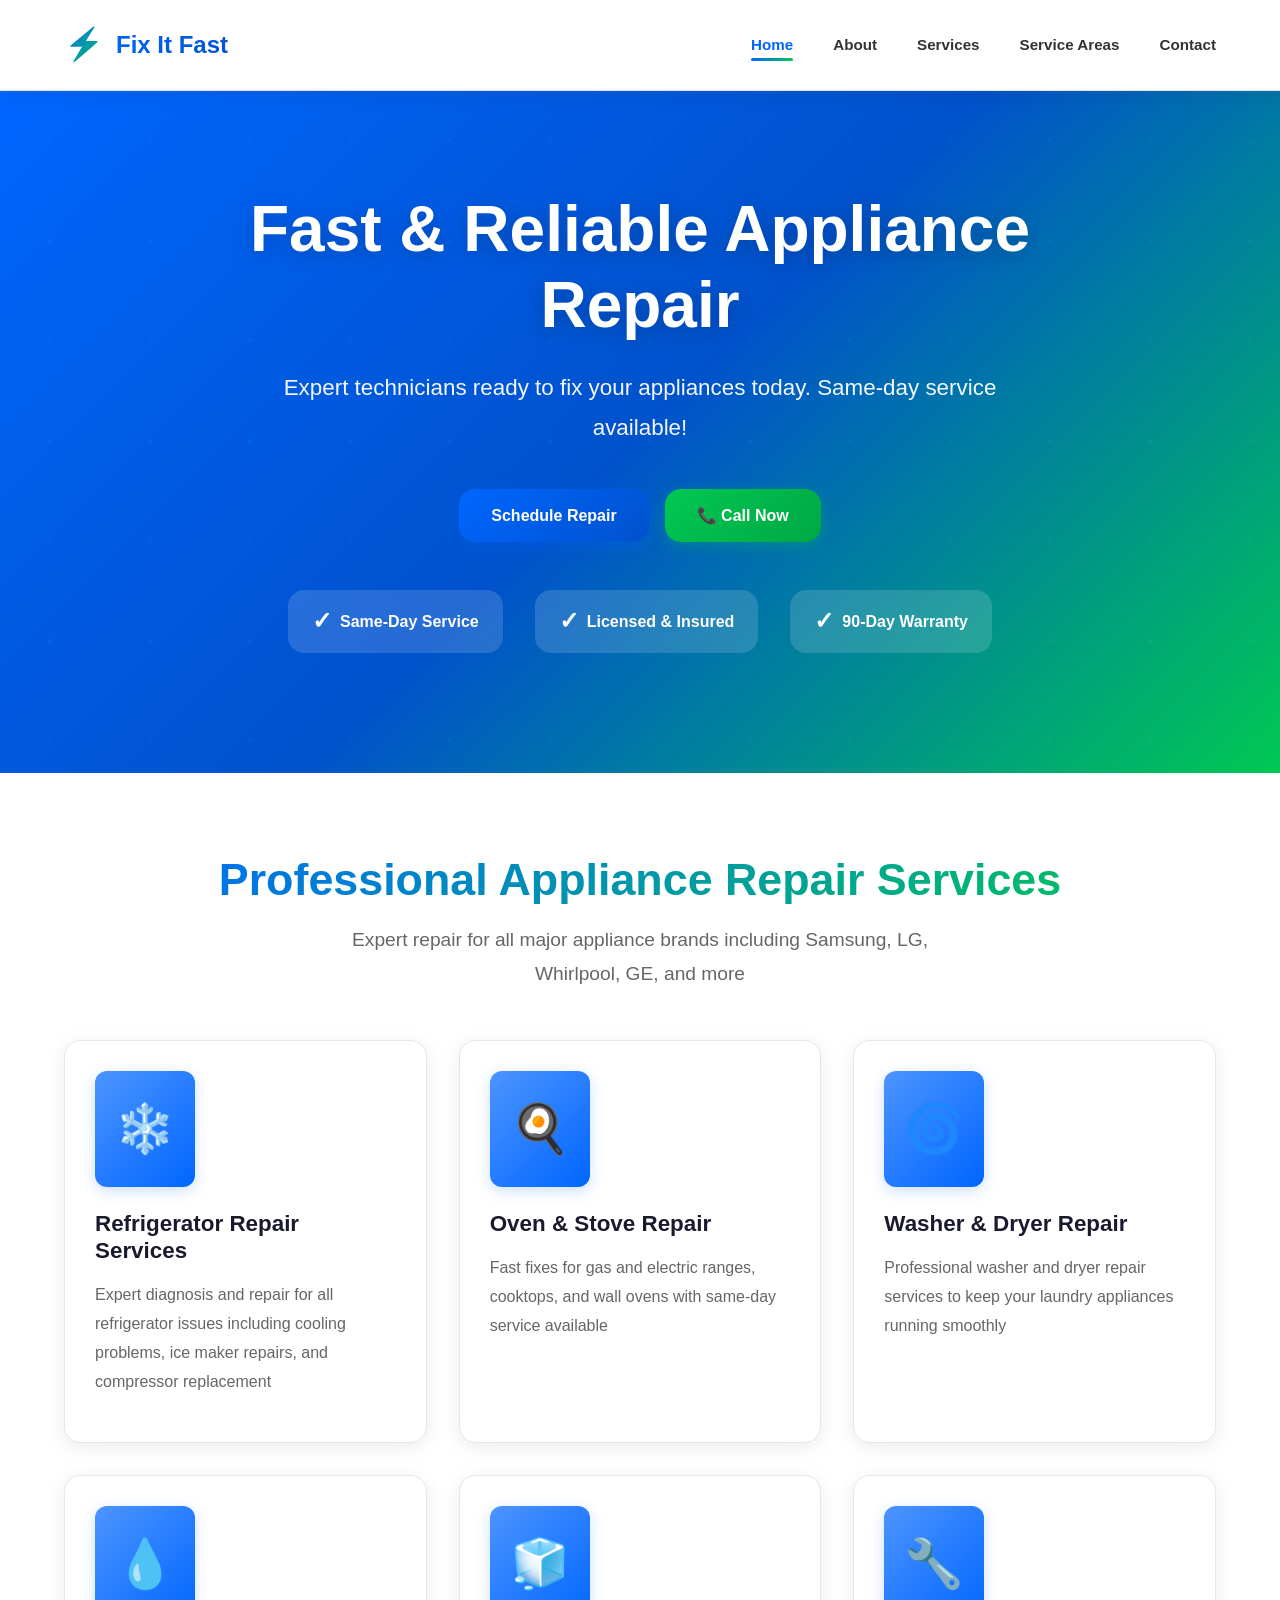
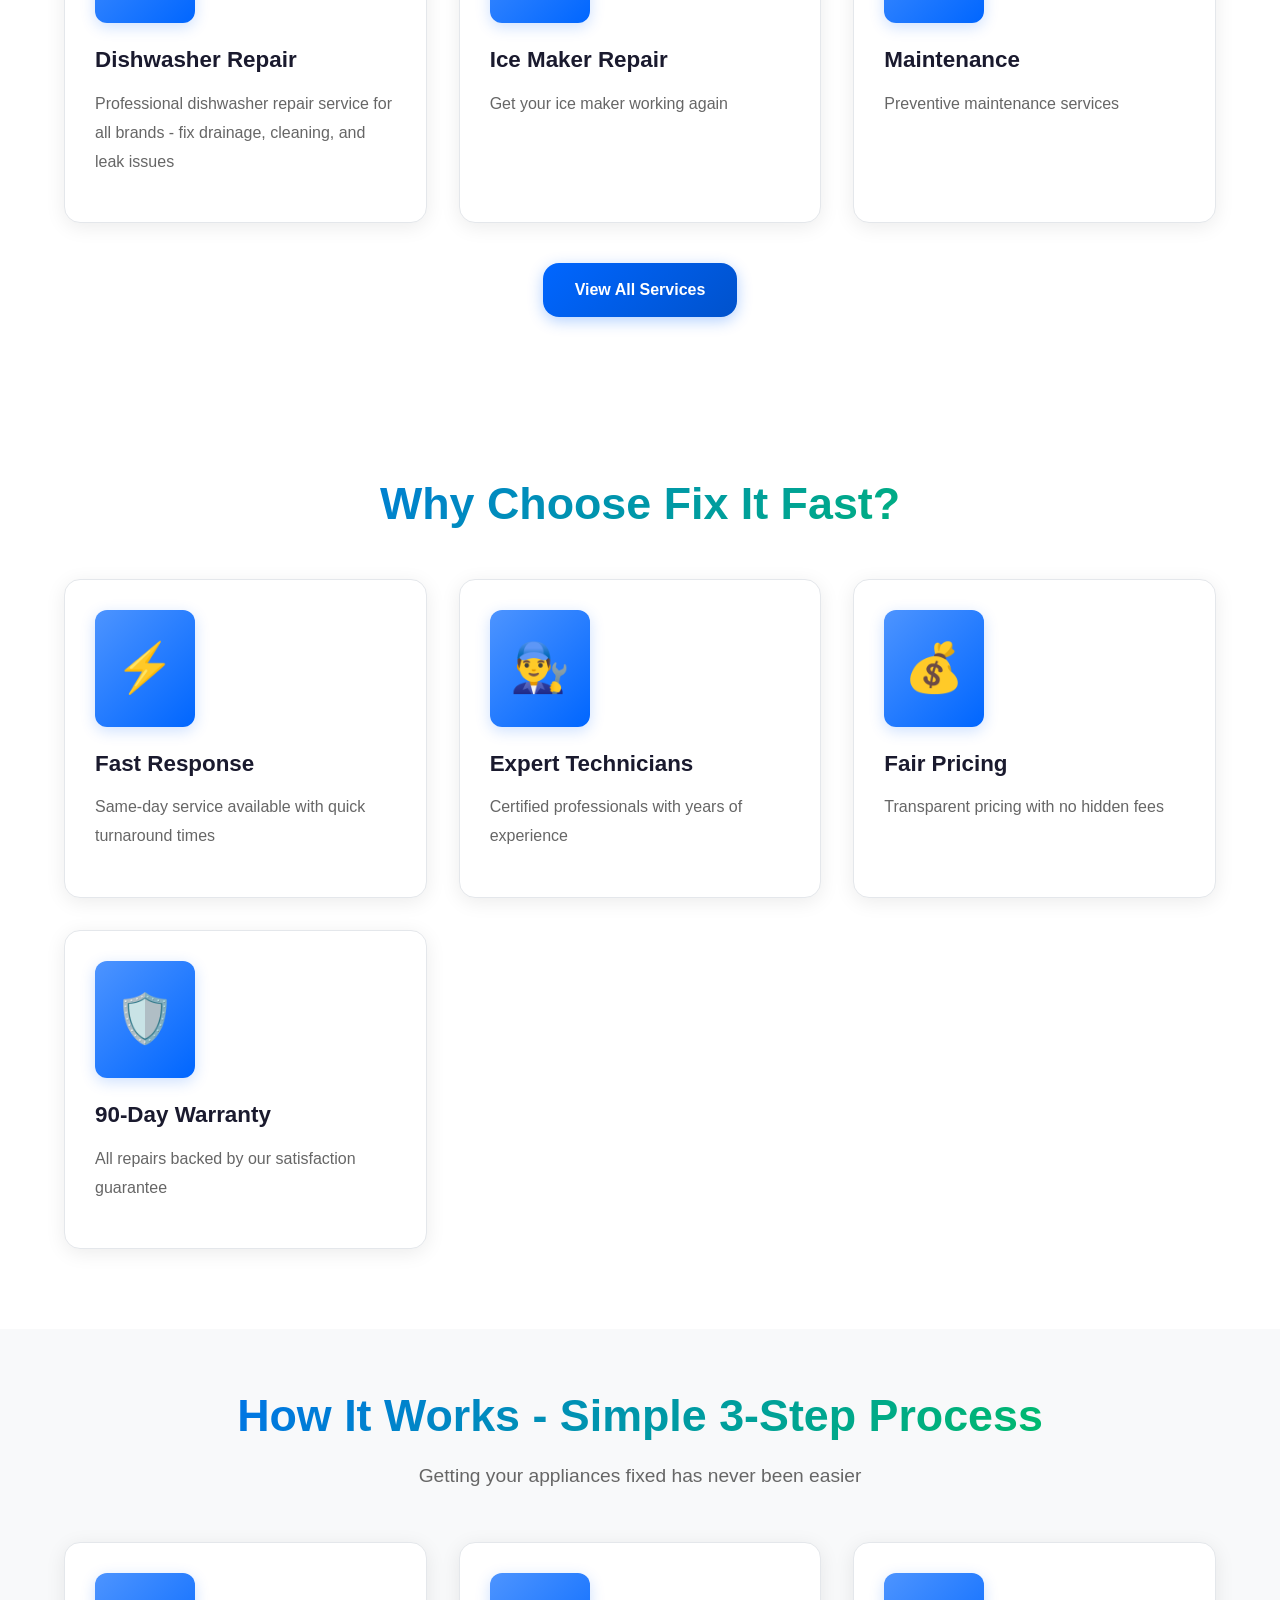
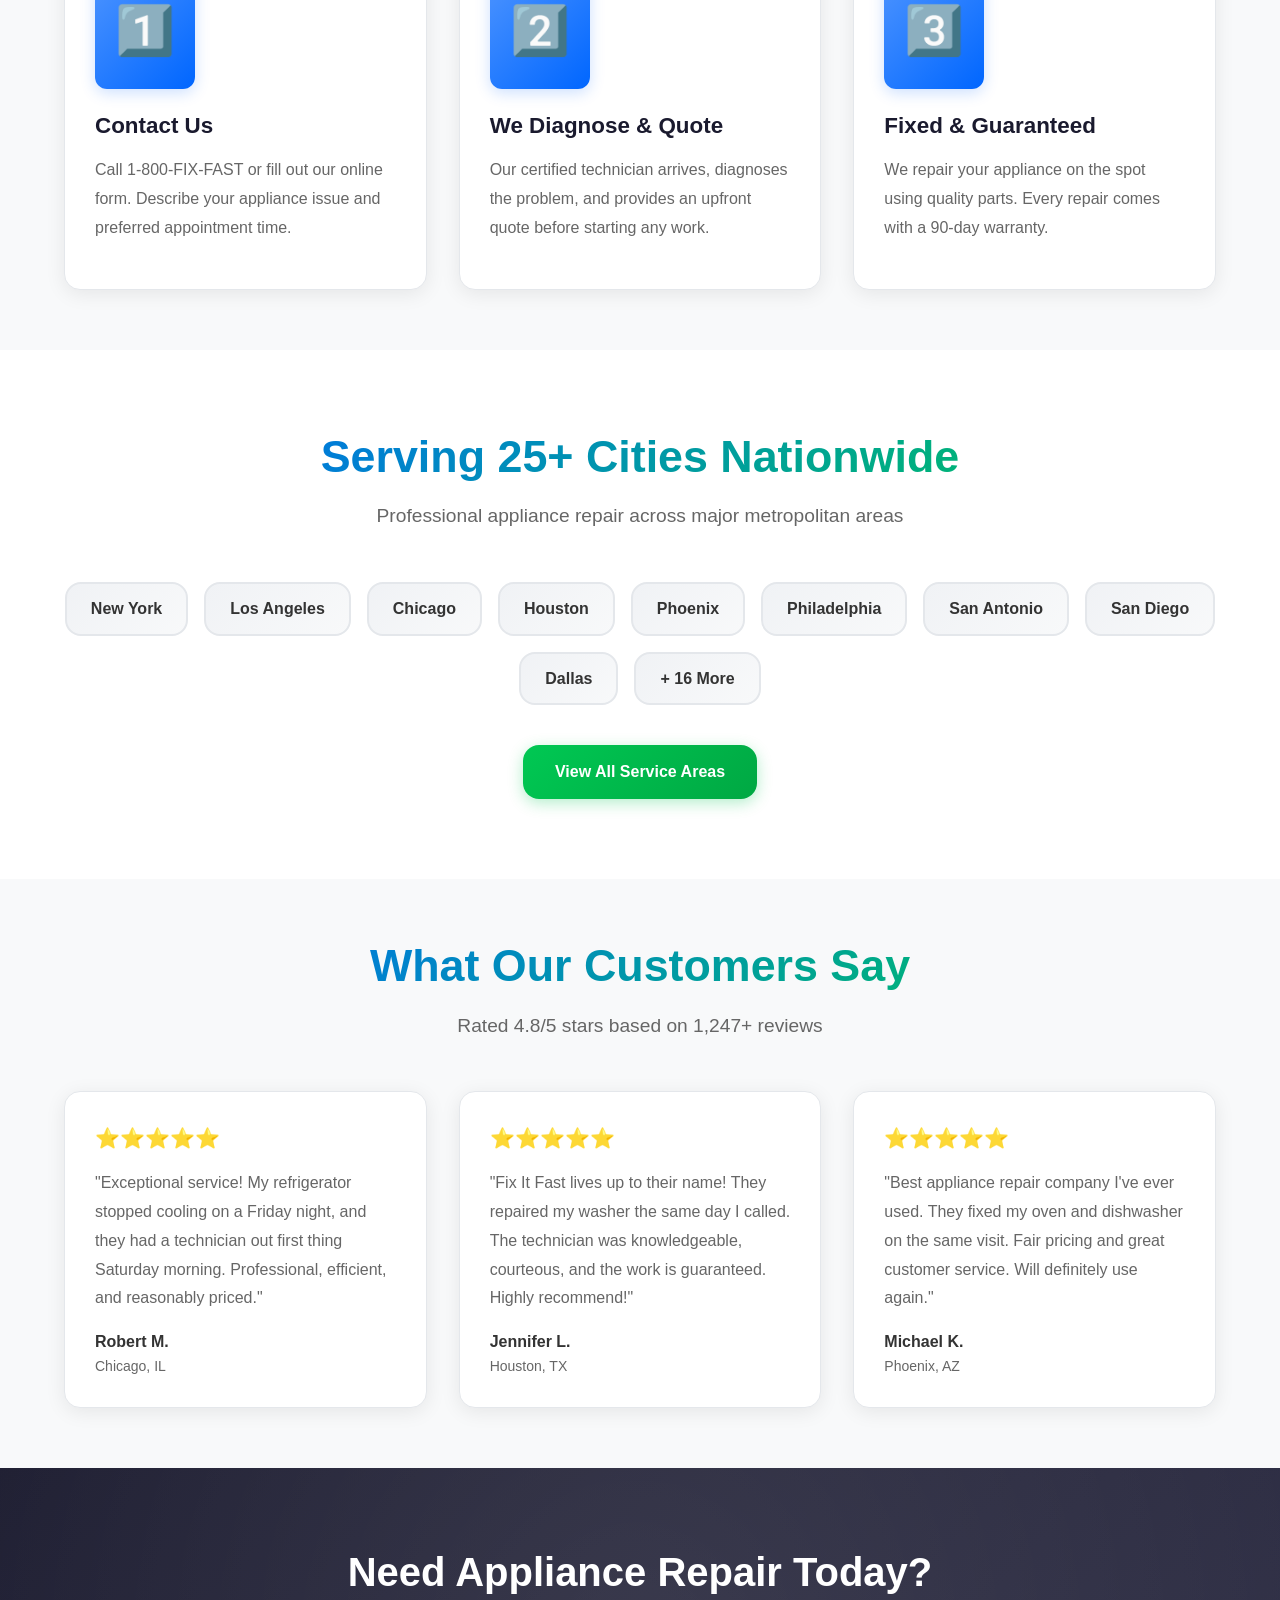
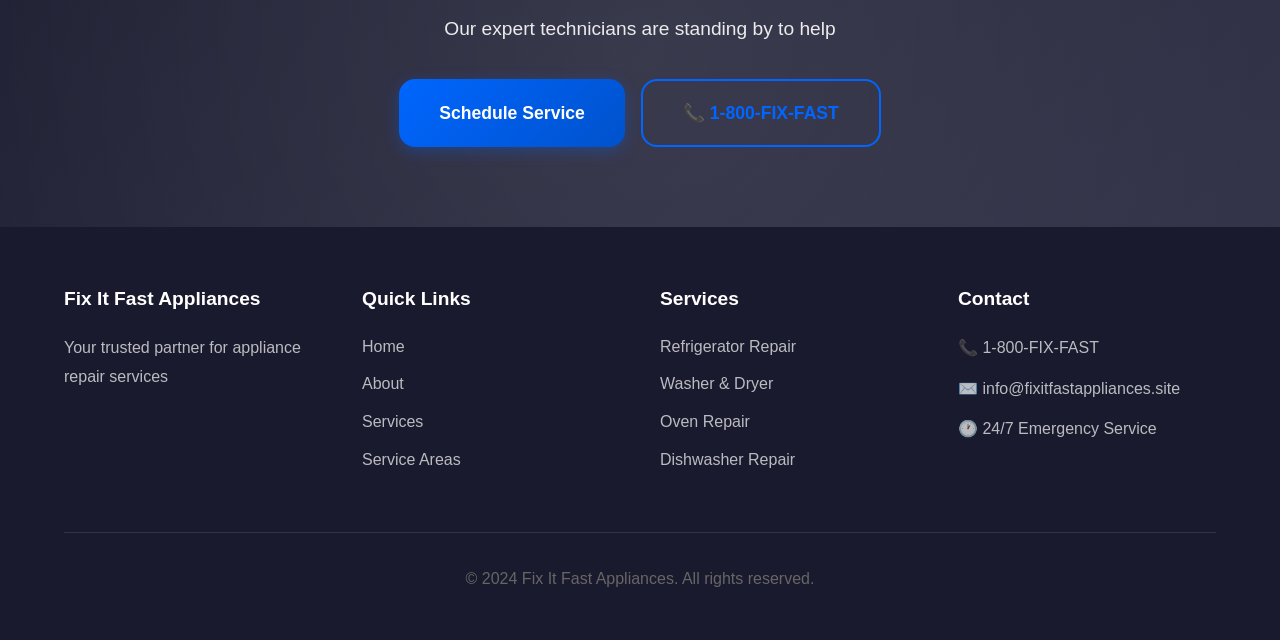
<file: index.html>
<!DOCTYPE html>
<html lang="en">
<head>
    <meta charset="UTF-8">
    <meta name="viewport" content="width=device-width, initial-scale=1.0">
    <title>Fix It Fast Appliances - Professional Appliance Repair Services | Same-Day Service</title>

    <!-- SEO Meta Tags -->
    <meta name="description" content="Expert appliance repair services in 25+ major cities. Same-day service available for refrigerators, washers, dryers, ovens, dishwashers. Licensed technicians. 90-day warranty. Call 1-800-FIX-FAST">
    <meta name="keywords" content="appliance repair, refrigerator repair, washer repair, dryer repair, oven repair, dishwasher repair, same day appliance repair, emergency appliance repair, licensed appliance technician">
    <meta name="author" content="Fix It Fast Appliances">
    <meta name="robots" content="index, follow, max-snippet:-1, max-image-preview:large, max-video-preview:-1">
    <link rel="canonical" href="https://fixitfastappliances.site/">

    <!-- Open Graph / Facebook -->
    <meta property="og:type" content="website">
    <meta property="og:url" content="https://fixitfastappliances.site/">
    <meta property="og:title" content="Fix It Fast Appliances - Professional Appliance Repair Services">
    <meta property="og:description" content="Expert appliance repair services in 25+ major cities. Same-day service available. Licensed technicians. 90-day warranty.">
    <meta property="og:image" content="https://fixitfastappliances.site/images/og-image.jpg">
    <meta property="og:locale" content="en_US">
    <meta property="og:site_name" content="Fix It Fast Appliances">

    <!-- Twitter Card -->
    <meta name="twitter:card" content="summary_large_image">
    <meta name="twitter:url" content="https://fixitfastappliances.site/">
    <meta name="twitter:title" content="Fix It Fast Appliances - Professional Appliance Repair Services">
    <meta name="twitter:description" content="Expert appliance repair services in 25+ major cities. Same-day service available. Licensed technicians. 90-day warranty.">
    <meta name="twitter:image" content="https://fixitfastappliances.site/images/twitter-image.jpg">

    <!-- Geo Tags -->
    <meta name="geo.region" content="US">
    <meta name="geo.placename" content="United States">

    <link rel="stylesheet" href="styles.css">

    <!-- Schema.org Structured Data -->
    <script type="application/ld+json">
    {
      "@context": "https://schema.org",
      "@type": "LocalBusiness",
      "@id": "https://fixitfastappliances.site/#organization",
      "name": "Fix It Fast Appliances",
      "image": "https://fixitfastappliances.site/images/logo.jpg",
      "logo": "https://fixitfastappliances.site/images/logo.jpg",
      "url": "https://fixitfastappliances.site",
      "telephone": "1-800-FIX-FAST",
      "email": "info@fixitfastappliances.site",
      "priceRange": "$$",
      "address": {
        "@type": "PostalAddress",
        "addressCountry": "US",
        "addressRegion": "Multiple States"
      },
      "geo": {
        "@type": "GeoCoordinates",
        "latitude": "40.7128",
        "longitude": "-74.0060"
      },
      "openingHoursSpecification": [
        {
          "@type": "OpeningHoursSpecification",
          "dayOfWeek": ["Monday", "Tuesday", "Wednesday", "Thursday", "Friday"],
          "opens": "07:00",
          "closes": "20:00"
        },
        {
          "@type": "OpeningHoursSpecification",
          "dayOfWeek": "Saturday",
          "opens": "08:00",
          "closes": "18:00"
        },
        {
          "@type": "OpeningHoursSpecification",
          "dayOfWeek": "Sunday",
          "opens": "09:00",
          "closes": "17:00"
        }
      ],
      "sameAs": [
        "https://www.facebook.com/fixitfastappliances",
        "https://twitter.com/fixitfastapp",
        "https://www.instagram.com/fixitfastappliances"
      ],
      "areaServed": [
        {
          "@type": "City",
          "name": "New York"
        },
        {
          "@type": "City",
          "name": "Los Angeles"
        },
        {
          "@type": "City",
          "name": "Chicago"
        },
        {
          "@type": "City",
          "name": "Houston"
        },
        {
          "@type": "City",
          "name": "Phoenix"
        }
      ],
      "hasOfferCatalog": {
        "@type": "OfferCatalog",
        "name": "Appliance Repair Services",
        "itemListElement": [
          {
            "@type": "Offer",
            "itemOffered": {
              "@type": "Service",
              "name": "Refrigerator Repair",
              "description": "Expert diagnosis and repair for all refrigerator issues"
            }
          },
          {
            "@type": "Offer",
            "itemOffered": {
              "@type": "Service",
              "name": "Washer and Dryer Repair",
              "description": "Professional washer and dryer repair services"
            }
          },
          {
            "@type": "Offer",
            "itemOffered": {
              "@type": "Service",
              "name": "Oven and Stove Repair",
              "description": "Fast fixes for gas and electric ranges"
            }
          },
          {
            "@type": "Offer",
            "itemOffered": {
              "@type": "Service",
              "name": "Dishwasher Repair",
              "description": "Professional dishwasher service and repair"
            }
          }
        ]
      },
      "aggregateRating": {
        "@type": "AggregateRating",
        "ratingValue": "4.8",
        "reviewCount": "1247",
        "bestRating": "5",
        "worstRating": "1"
      }
    }
    </script>

    <!-- Organization Schema -->
    <script type="application/ld+json">
    {
      "@context": "https://schema.org",
      "@type": "Organization",
      "name": "Fix It Fast Appliances",
      "url": "https://fixitfastappliances.site",
      "logo": "https://fixitfastappliances.site/images/logo.jpg",
      "contactPoint": {
        "@type": "ContactPoint",
        "telephone": "1-800-FIX-FAST",
        "contactType": "customer service",
        "areaServed": "US",
        "availableLanguage": ["en"]
      }
    }
    </script>
</head>
<body>
    <!-- Navigation -->
    <nav class="navbar">
        <div class="container">
            <div class="nav-wrapper">
                <a href="index.html" class="logo">
                    <span class="logo-icon">⚡</span>
                    <span class="logo-text">Fix It Fast</span>
                </a>
                <ul class="nav-menu" id="navMenu">
                    <li><a href="index.html" class="active">Home</a></li>
                    <li><a href="about.html">About</a></li>
                    <li><a href="services.html">Services</a></li>
                    <li><a href="cities.html">Service Areas</a></li>
                    <li><a href="contact.html">Contact</a></li>
                </ul>
                <button class="mobile-toggle" id="mobileToggle">
                    <span></span>
                    <span></span>
                    <span></span>
                </button>
            </div>
        </div>
    </nav>

    <!-- Hero Section -->
    <section class="hero">
        <div class="container">
            <div class="hero-content">
                <h1 class="hero-title">Fast & Reliable Appliance Repair</h1>
                <p class="hero-subtitle">Expert technicians ready to fix your appliances today. Same-day service available!</p>
                <div class="hero-buttons">
                    <a href="contact.html" class="btn btn-primary">Schedule Repair</a>
                    <a href="tel:1-800-FIX-FAST" class="btn btn-secondary">📞 Call Now</a>
                </div>
                <div class="hero-features">
                    <div class="feature-item">
                        <span class="feature-icon">✓</span>
                        <span>Same-Day Service</span>
                    </div>
                    <div class="feature-item">
                        <span class="feature-icon">✓</span>
                        <span>Licensed & Insured</span>
                    </div>
                    <div class="feature-item">
                        <span class="feature-icon">✓</span>
                        <span>90-Day Warranty</span>
                    </div>
                </div>
            </div>
        </div>
    </section>

    <!-- Services Overview -->
    <section class="services-preview">
        <div class="container">
            <h2 class="section-title">Professional Appliance Repair Services</h2>
            <p class="section-subtitle">Expert repair for all major appliance brands including Samsung, LG, Whirlpool, GE, and more</p>
            <div class="services-grid">
                <div class="service-card">
                    <div class="service-icon">❄️</div>
                    <h3>Refrigerator Repair Services</h3>
                    <p>Expert diagnosis and repair for all refrigerator issues including cooling problems, ice maker repairs, and compressor replacement</p>
                </div>
                <div class="service-card">
                    <div class="service-icon">🍳</div>
                    <h3>Oven & Stove Repair</h3>
                    <p>Fast fixes for gas and electric ranges, cooktops, and wall ovens with same-day service available</p>
                </div>
                <div class="service-card">
                    <div class="service-icon">🌀</div>
                    <h3>Washer & Dryer Repair</h3>
                    <p>Professional washer and dryer repair services to keep your laundry appliances running smoothly</p>
                </div>
                <div class="service-card">
                    <div class="service-icon">💧</div>
                    <h3>Dishwasher Repair</h3>
                    <p>Professional dishwasher repair service for all brands - fix drainage, cleaning, and leak issues</p>
                </div>
                <div class="service-card">
                    <div class="service-icon">🧊</div>
                    <h3>Ice Maker Repair</h3>
                    <p>Get your ice maker working again</p>
                </div>
                <div class="service-card">
                    <div class="service-icon">🔧</div>
                    <h3>Maintenance</h3>
                    <p>Preventive maintenance services</p>
                </div>
            </div>
            <div class="text-center">
                <a href="services.html" class="btn btn-primary">View All Services</a>
            </div>
        </div>
    </section>

    <!-- Why Choose Us -->
    <section class="why-choose">
        <div class="container">
            <h2 class="section-title">Why Choose Fix It Fast?</h2>
            <div class="benefits-grid">
                <div class="benefit-card">
                    <div class="benefit-icon">⚡</div>
                    <h3>Fast Response</h3>
                    <p>Same-day service available with quick turnaround times</p>
                </div>
                <div class="benefit-card">
                    <div class="benefit-icon">👨‍🔧</div>
                    <h3>Expert Technicians</h3>
                    <p>Certified professionals with years of experience</p>
                </div>
                <div class="benefit-card">
                    <div class="benefit-icon">💰</div>
                    <h3>Fair Pricing</h3>
                    <p>Transparent pricing with no hidden fees</p>
                </div>
                <div class="benefit-card">
                    <div class="benefit-icon">🛡️</div>
                    <h3>90-Day Warranty</h3>
                    <p>All repairs backed by our satisfaction guarantee</p>
                </div>
            </div>
        </div>
    </section>

    <!-- How It Works -->
    <section class="how-it-works" style="background-color: #f8f9fa; padding: 60px 0;">
        <div class="container">
            <h2 class="section-title">How It Works - Simple 3-Step Process</h2>
            <p class="section-subtitle">Getting your appliances fixed has never been easier</p>
            <div class="benefits-grid">
                <div class="benefit-card">
                    <div class="benefit-icon">1️⃣</div>
                    <h3>Contact Us</h3>
                    <p>Call 1-800-FIX-FAST or fill out our online form. Describe your appliance issue and preferred appointment time.</p>
                </div>
                <div class="benefit-card">
                    <div class="benefit-icon">2️⃣</div>
                    <h3>We Diagnose & Quote</h3>
                    <p>Our certified technician arrives, diagnoses the problem, and provides an upfront quote before starting any work.</p>
                </div>
                <div class="benefit-card">
                    <div class="benefit-icon">3️⃣</div>
                    <h3>Fixed & Guaranteed</h3>
                    <p>We repair your appliance on the spot using quality parts. Every repair comes with a 90-day warranty.</p>
                </div>
            </div>
        </div>
    </section>

    <!-- Coverage Area -->
    <section class="coverage-area">
        <div class="container">
            <h2 class="section-title">Serving 25+ Cities Nationwide</h2>
            <p class="section-subtitle">Professional appliance repair across major metropolitan areas</p>
            <div class="cities-preview">
                <a href="locations/new-york-ny.html" class="city-tag" style="text-decoration: none;">New York</a>
                <a href="locations/los-angeles-ca.html" class="city-tag" style="text-decoration: none;">Los Angeles</a>
                <span class="city-tag">Chicago</span>
                <span class="city-tag">Houston</span>
                <span class="city-tag">Phoenix</span>
                <span class="city-tag">Philadelphia</span>
                <span class="city-tag">San Antonio</span>
                <span class="city-tag">San Diego</span>
                <span class="city-tag">Dallas</span>
                <span class="city-tag">+ 16 More</span>
            </div>
            <div class="text-center">
                <a href="cities.html" class="btn btn-secondary">View All Service Areas</a>
            </div>
        </div>
    </section>

    <!-- Customer Reviews -->
    <section class="customer-reviews" style="background-color: #f8f9fa; padding: 60px 0;">
        <div class="container">
            <h2 class="section-title">What Our Customers Say</h2>
            <p class="section-subtitle">Rated 4.8/5 stars based on 1,247+ reviews</p>
            <div class="benefits-grid">
                <div class="benefit-card">
                    <div class="stars" style="color: #ffc107; font-size: 20px; margin-bottom: 15px;">⭐⭐⭐⭐⭐</div>
                    <p>"Exceptional service! My refrigerator stopped cooling on a Friday night, and they had a technician out first thing Saturday morning. Professional, efficient, and reasonably priced."</p>
                    <div style="margin-top: 15px; font-weight: bold; color: #333;">Robert M.</div>
                    <div style="color: #666; font-size: 14px;">Chicago, IL</div>
                </div>
                <div class="benefit-card">
                    <div class="stars" style="color: #ffc107; font-size: 20px; margin-bottom: 15px;">⭐⭐⭐⭐⭐</div>
                    <p>"Fix It Fast lives up to their name! They repaired my washer the same day I called. The technician was knowledgeable, courteous, and the work is guaranteed. Highly recommend!"</p>
                    <div style="margin-top: 15px; font-weight: bold; color: #333;">Jennifer L.</div>
                    <div style="color: #666; font-size: 14px;">Houston, TX</div>
                </div>
                <div class="benefit-card">
                    <div class="stars" style="color: #ffc107; font-size: 20px; margin-bottom: 15px;">⭐⭐⭐⭐⭐</div>
                    <p>"Best appliance repair company I've ever used. They fixed my oven and dishwasher on the same visit. Fair pricing and great customer service. Will definitely use again."</p>
                    <div style="margin-top: 15px; font-weight: bold; color: #333;">Michael K.</div>
                    <div style="color: #666; font-size: 14px;">Phoenix, AZ</div>
                </div>
            </div>
        </div>
    </section>

    <!-- Call to Action -->
    <section class="cta-section">
        <div class="container">
            <h2>Need Appliance Repair Today?</h2>
            <p>Our expert technicians are standing by to help</p>
            <div class="cta-buttons">
                <a href="contact.html" class="btn btn-primary btn-large">Schedule Service</a>
                <a href="tel:1-800-FIX-FAST" class="btn btn-outline btn-large">📞 1-800-FIX-FAST</a>
            </div>
        </div>
    </section>

    <!-- Footer -->
    <footer class="footer">
        <div class="container">
            <div class="footer-grid">
                <div class="footer-col">
                    <h4>Fix It Fast Appliances</h4>
                    <p>Your trusted partner for appliance repair services</p>
                </div>
                <div class="footer-col">
                    <h4>Quick Links</h4>
                    <ul>
                        <li><a href="index.html">Home</a></li>
                        <li><a href="about.html">About</a></li>
                        <li><a href="services.html">Services</a></li>
                        <li><a href="cities.html">Service Areas</a></li>
                    </ul>
                </div>
                <div class="footer-col">
                    <h4>Services</h4>
                    <ul>
                        <li><a href="services.html">Refrigerator Repair</a></li>
                        <li><a href="services.html">Washer & Dryer</a></li>
                        <li><a href="services.html">Oven Repair</a></li>
                        <li><a href="services.html">Dishwasher Repair</a></li>
                    </ul>
                </div>
                <div class="footer-col">
                    <h4>Contact</h4>
                    <p>📞 1-800-FIX-FAST</p>
                    <p>✉️ info@fixitfastappliances.site</p>
                    <p>🕐 24/7 Emergency Service</p>
                </div>
            </div>
            <div class="footer-bottom">
                <p>&copy; 2024 Fix It Fast Appliances. All rights reserved.</p>
            </div>
        </div>
    </footer>

    <script src="script.js"></script>
</body>
</html>
</file>
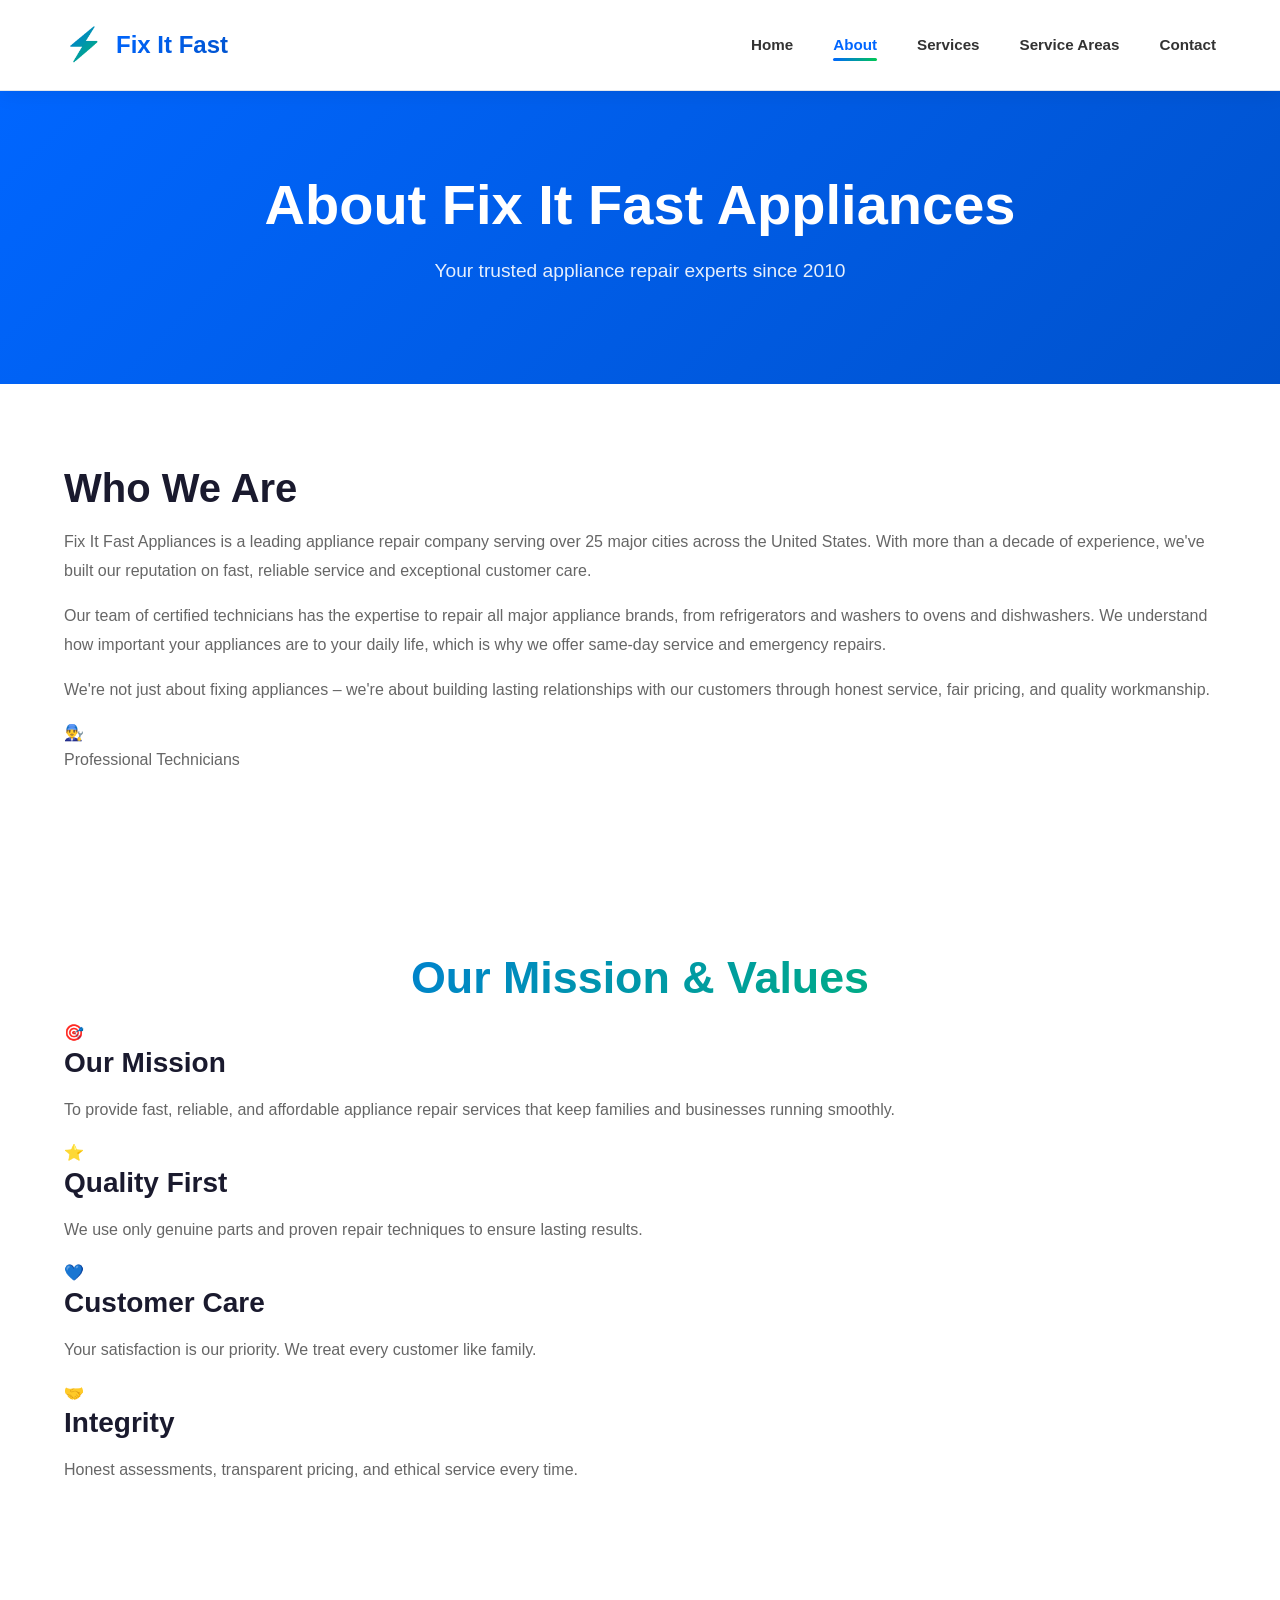
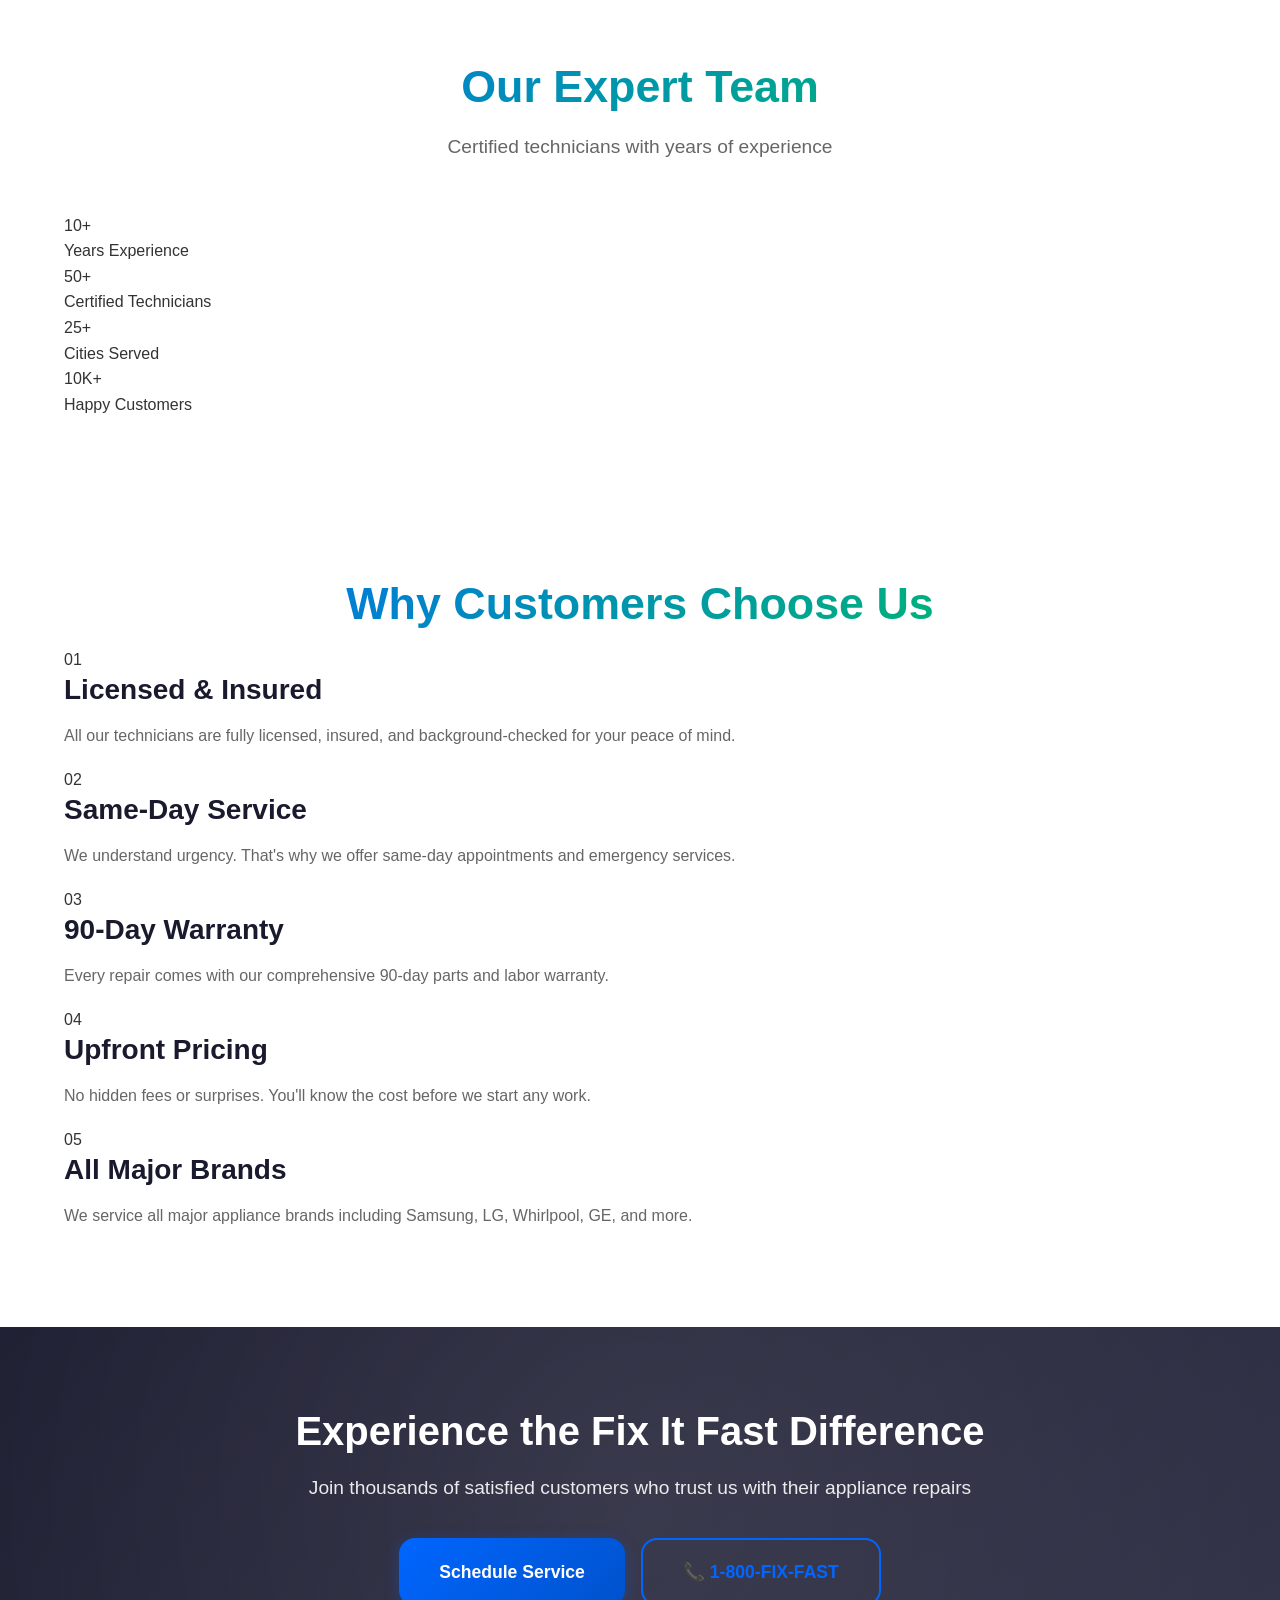
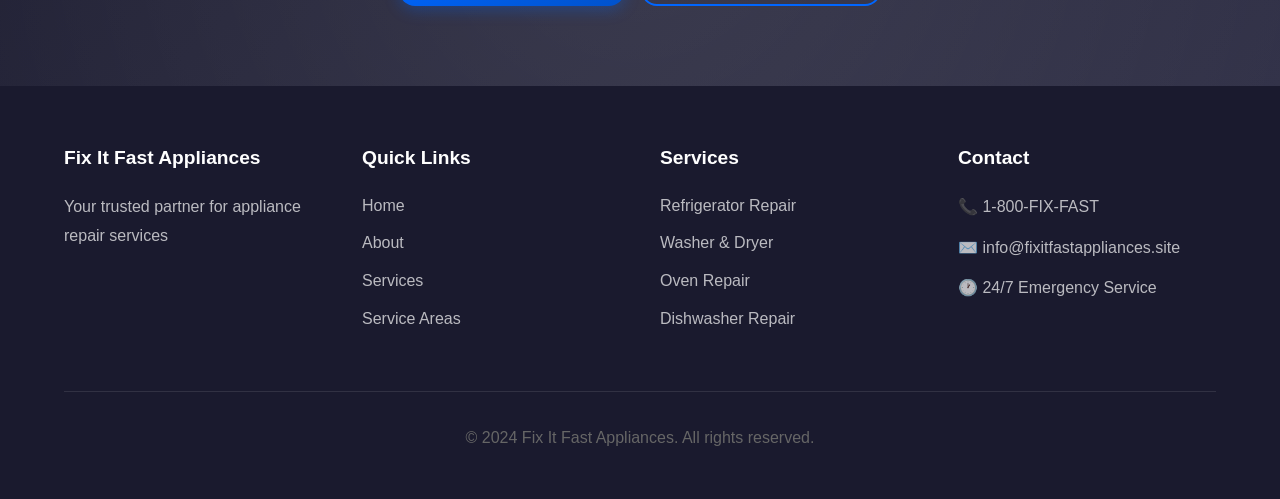
<file: about.html>
<!DOCTYPE html>
<html lang="en">
<head>
    <meta charset="UTF-8">
    <meta name="viewport" content="width=device-width, initial-scale=1.0">
    <title>About Us - Fix It Fast Appliances | 10+ Years Experience, 50+ Certified Technicians</title>

    <!-- SEO Meta Tags -->
    <meta name="description" content="Learn about Fix It Fast Appliances. Since 2010, we've provided expert appliance repair in 25+ cities with 50+ certified technicians. Licensed, insured, and trusted by 10,000+ customers.">
    <meta name="keywords" content="about fix it fast appliances, appliance repair company, certified technicians, licensed appliance repair, experienced appliance service">
    <meta name="author" content="Fix It Fast Appliances">
    <meta name="robots" content="index, follow">
    <link rel="canonical" href="https://fixitfastappliances.site/about.html">

    <!-- Open Graph / Facebook -->
    <meta property="og:type" content="website">
    <meta property="og:url" content="https://fixitfastappliances.site/about.html">
    <meta property="og:title" content="About Us - Fix It Fast Appliances">
    <meta property="og:description" content="Learn about Fix It Fast Appliances. Since 2010, we've provided expert appliance repair in 25+ cities with 50+ certified technicians.">
    <meta property="og:image" content="https://fixitfastappliances.site/images/about-og-image.jpg">

    <!-- Twitter Card -->
    <meta name="twitter:card" content="summary_large_image">
    <meta name="twitter:url" content="https://fixitfastappliances.site/about.html">
    <meta name="twitter:title" content="About Us - Fix It Fast Appliances">
    <meta name="twitter:description" content="Learn about Fix It Fast Appliances. Since 2010, we've provided expert appliance repair in 25+ cities with 50+ certified technicians.">
    <meta name="twitter:image" content="https://fixitfastappliances.site/images/about-twitter-image.jpg">

    <link rel="stylesheet" href="styles.css">

    <!-- Breadcrumb Schema -->
    <script type="application/ld+json">
    {
      "@context": "https://schema.org",
      "@type": "BreadcrumbList",
      "itemListElement": [
        {
          "@type": "ListItem",
          "position": 1,
          "name": "Home",
          "item": "https://fixitfastappliances.site/"
        },
        {
          "@type": "ListItem",
          "position": 2,
          "name": "About",
          "item": "https://fixitfastappliances.site/about.html"
        }
      ]
    }
    </script>

    <!-- AboutPage Schema -->
    <script type="application/ld+json">
    {
      "@context": "https://schema.org",
      "@type": "AboutPage",
      "mainEntity": {
        "@type": "Organization",
        "name": "Fix It Fast Appliances",
        "foundingDate": "2010",
        "numberOfEmployees": {
          "@type": "QuantitativeValue",
          "value": "50+"
        },
        "description": "Fix It Fast Appliances is a leading appliance repair company serving over 25 major cities across the United States. With more than a decade of experience, we've built our reputation on fast, reliable service and exceptional customer care."
      }
    }
    </script>
</head>
<body>
    <!-- Navigation -->
    <nav class="navbar">
        <div class="container">
            <div class="nav-wrapper">
                <a href="index.html" class="logo">
                    <span class="logo-icon">⚡</span>
                    <span class="logo-text">Fix It Fast</span>
                </a>
                <ul class="nav-menu" id="navMenu">
                    <li><a href="index.html">Home</a></li>
                    <li><a href="about.html" class="active">About</a></li>
                    <li><a href="services.html">Services</a></li>
                    <li><a href="cities.html">Service Areas</a></li>
                    <li><a href="contact.html">Contact</a></li>
                </ul>
                <button class="mobile-toggle" id="mobileToggle">
                    <span></span>
                    <span></span>
                    <span></span>
                </button>
            </div>
        </div>
    </nav>

    <!-- Page Header -->
    <section class="page-header">
        <div class="container">
            <h1>About Fix It Fast Appliances</h1>
            <p>Your trusted appliance repair experts since 2010</p>
        </div>
    </section>

    <!-- About Content -->
    <section class="about-content">
        <div class="container">
            <div class="about-grid">
                <div class="about-text">
                    <h2>Who We Are</h2>
                    <p>Fix It Fast Appliances is a leading appliance repair company serving over 25 major cities across the United States. With more than a decade of experience, we've built our reputation on fast, reliable service and exceptional customer care.</p>
                    <p>Our team of certified technicians has the expertise to repair all major appliance brands, from refrigerators and washers to ovens and dishwashers. We understand how important your appliances are to your daily life, which is why we offer same-day service and emergency repairs.</p>
                    <p>We're not just about fixing appliances – we're about building lasting relationships with our customers through honest service, fair pricing, and quality workmanship.</p>
                </div>
                <div class="about-image">
                    <div class="image-placeholder">
                        <span>👨‍🔧</span>
                        <p>Professional Technicians</p>
                    </div>
                </div>
            </div>
        </div>
    </section>

    <!-- Mission & Values -->
    <section class="mission-values">
        <div class="container">
            <h2 class="section-title">Our Mission & Values</h2>
            <div class="values-grid">
                <div class="value-card">
                    <div class="value-icon">🎯</div>
                    <h3>Our Mission</h3>
                    <p>To provide fast, reliable, and affordable appliance repair services that keep families and businesses running smoothly.</p>
                </div>
                <div class="value-card">
                    <div class="value-icon">⭐</div>
                    <h3>Quality First</h3>
                    <p>We use only genuine parts and proven repair techniques to ensure lasting results.</p>
                </div>
                <div class="value-card">
                    <div class="value-icon">💙</div>
                    <h3>Customer Care</h3>
                    <p>Your satisfaction is our priority. We treat every customer like family.</p>
                </div>
                <div class="value-card">
                    <div class="value-icon">🤝</div>
                    <h3>Integrity</h3>
                    <p>Honest assessments, transparent pricing, and ethical service every time.</p>
                </div>
            </div>
        </div>
    </section>

    <!-- Team Section -->
    <section class="team-section">
        <div class="container">
            <h2 class="section-title">Our Expert Team</h2>
            <p class="section-subtitle">Certified technicians with years of experience</p>
            <div class="stats-grid">
                <div class="stat-card">
                    <div class="stat-number">10+</div>
                    <div class="stat-label">Years Experience</div>
                </div>
                <div class="stat-card">
                    <div class="stat-number">50+</div>
                    <div class="stat-label">Certified Technicians</div>
                </div>
                <div class="stat-card">
                    <div class="stat-number">25+</div>
                    <div class="stat-label">Cities Served</div>
                </div>
                <div class="stat-card">
                    <div class="stat-number">10K+</div>
                    <div class="stat-label">Happy Customers</div>
                </div>
            </div>
        </div>
    </section>

    <!-- Why Choose Section -->
    <section class="why-choose-about">
        <div class="container">
            <h2 class="section-title">Why Customers Choose Us</h2>
            <div class="reasons-list">
                <div class="reason-item">
                    <span class="reason-number">01</span>
                    <div class="reason-content">
                        <h3>Licensed & Insured</h3>
                        <p>All our technicians are fully licensed, insured, and background-checked for your peace of mind.</p>
                    </div>
                </div>
                <div class="reason-item">
                    <span class="reason-number">02</span>
                    <div class="reason-content">
                        <h3>Same-Day Service</h3>
                        <p>We understand urgency. That's why we offer same-day appointments and emergency services.</p>
                    </div>
                </div>
                <div class="reason-item">
                    <span class="reason-number">03</span>
                    <div class="reason-content">
                        <h3>90-Day Warranty</h3>
                        <p>Every repair comes with our comprehensive 90-day parts and labor warranty.</p>
                    </div>
                </div>
                <div class="reason-item">
                    <span class="reason-number">04</span>
                    <div class="reason-content">
                        <h3>Upfront Pricing</h3>
                        <p>No hidden fees or surprises. You'll know the cost before we start any work.</p>
                    </div>
                </div>
                <div class="reason-item">
                    <span class="reason-number">05</span>
                    <div class="reason-content">
                        <h3>All Major Brands</h3>
                        <p>We service all major appliance brands including Samsung, LG, Whirlpool, GE, and more.</p>
                    </div>
                </div>
            </div>
        </div>
    </section>

    <!-- CTA Section -->
    <section class="cta-section">
        <div class="container">
            <h2>Experience the Fix It Fast Difference</h2>
            <p>Join thousands of satisfied customers who trust us with their appliance repairs</p>
            <div class="cta-buttons">
                <a href="contact.html" class="btn btn-primary btn-large">Schedule Service</a>
                <a href="tel:1-800-FIX-FAST" class="btn btn-outline btn-large">📞 1-800-FIX-FAST</a>
            </div>
        </div>
    </section>

    <!-- Footer -->
    <footer class="footer">
        <div class="container">
            <div class="footer-grid">
                <div class="footer-col">
                    <h4>Fix It Fast Appliances</h4>
                    <p>Your trusted partner for appliance repair services</p>
                </div>
                <div class="footer-col">
                    <h4>Quick Links</h4>
                    <ul>
                        <li><a href="index.html">Home</a></li>
                        <li><a href="about.html">About</a></li>
                        <li><a href="services.html">Services</a></li>
                        <li><a href="cities.html">Service Areas</a></li>
                    </ul>
                </div>
                <div class="footer-col">
                    <h4>Services</h4>
                    <ul>
                        <li><a href="services.html">Refrigerator Repair</a></li>
                        <li><a href="services.html">Washer & Dryer</a></li>
                        <li><a href="services.html">Oven Repair</a></li>
                        <li><a href="services.html">Dishwasher Repair</a></li>
                    </ul>
                </div>
                <div class="footer-col">
                    <h4>Contact</h4>
                    <p>📞 1-800-FIX-FAST</p>
                    <p>✉️ info@fixitfastappliances.site</p>
                    <p>🕐 24/7 Emergency Service</p>
                </div>
            </div>
            <div class="footer-bottom">
                <p>&copy; 2024 Fix It Fast Appliances. All rights reserved.</p>
            </div>
        </div>
    </footer>

    <script src="script.js"></script>
</body>
</html>
</file>
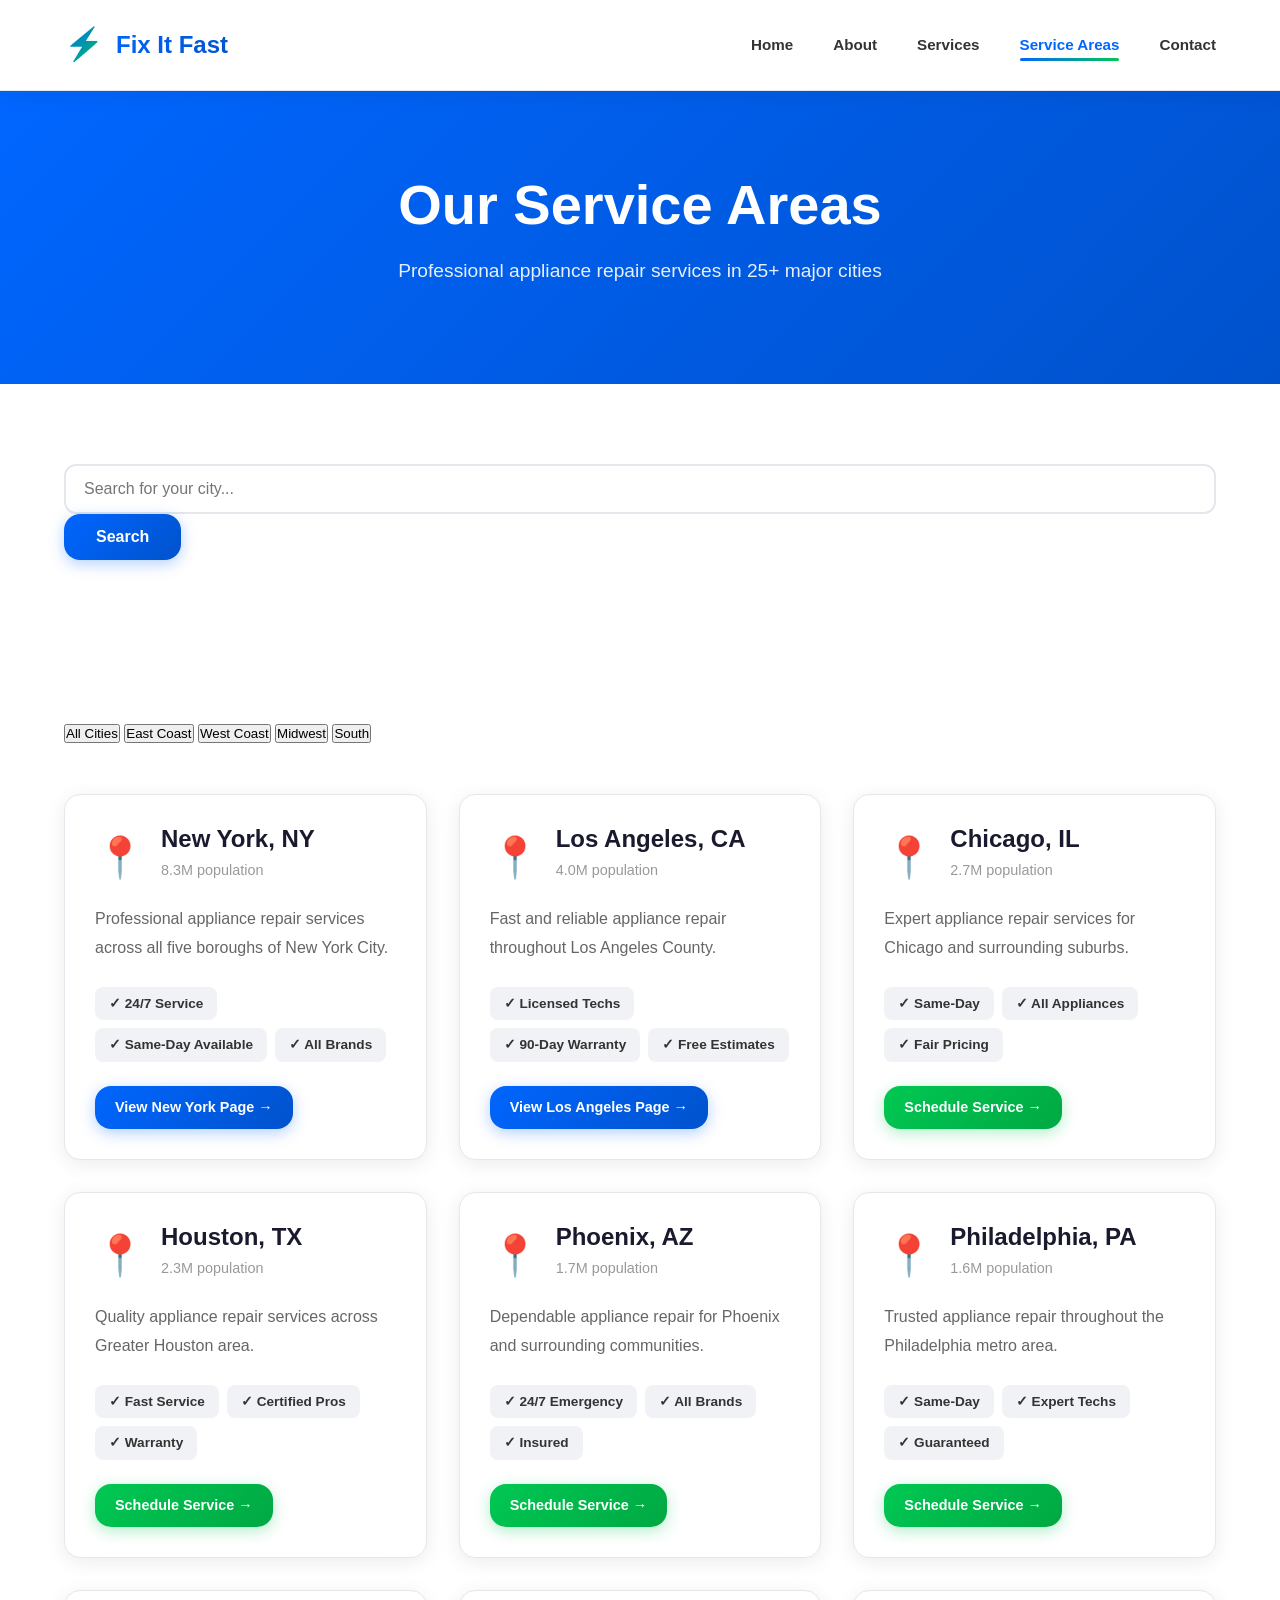
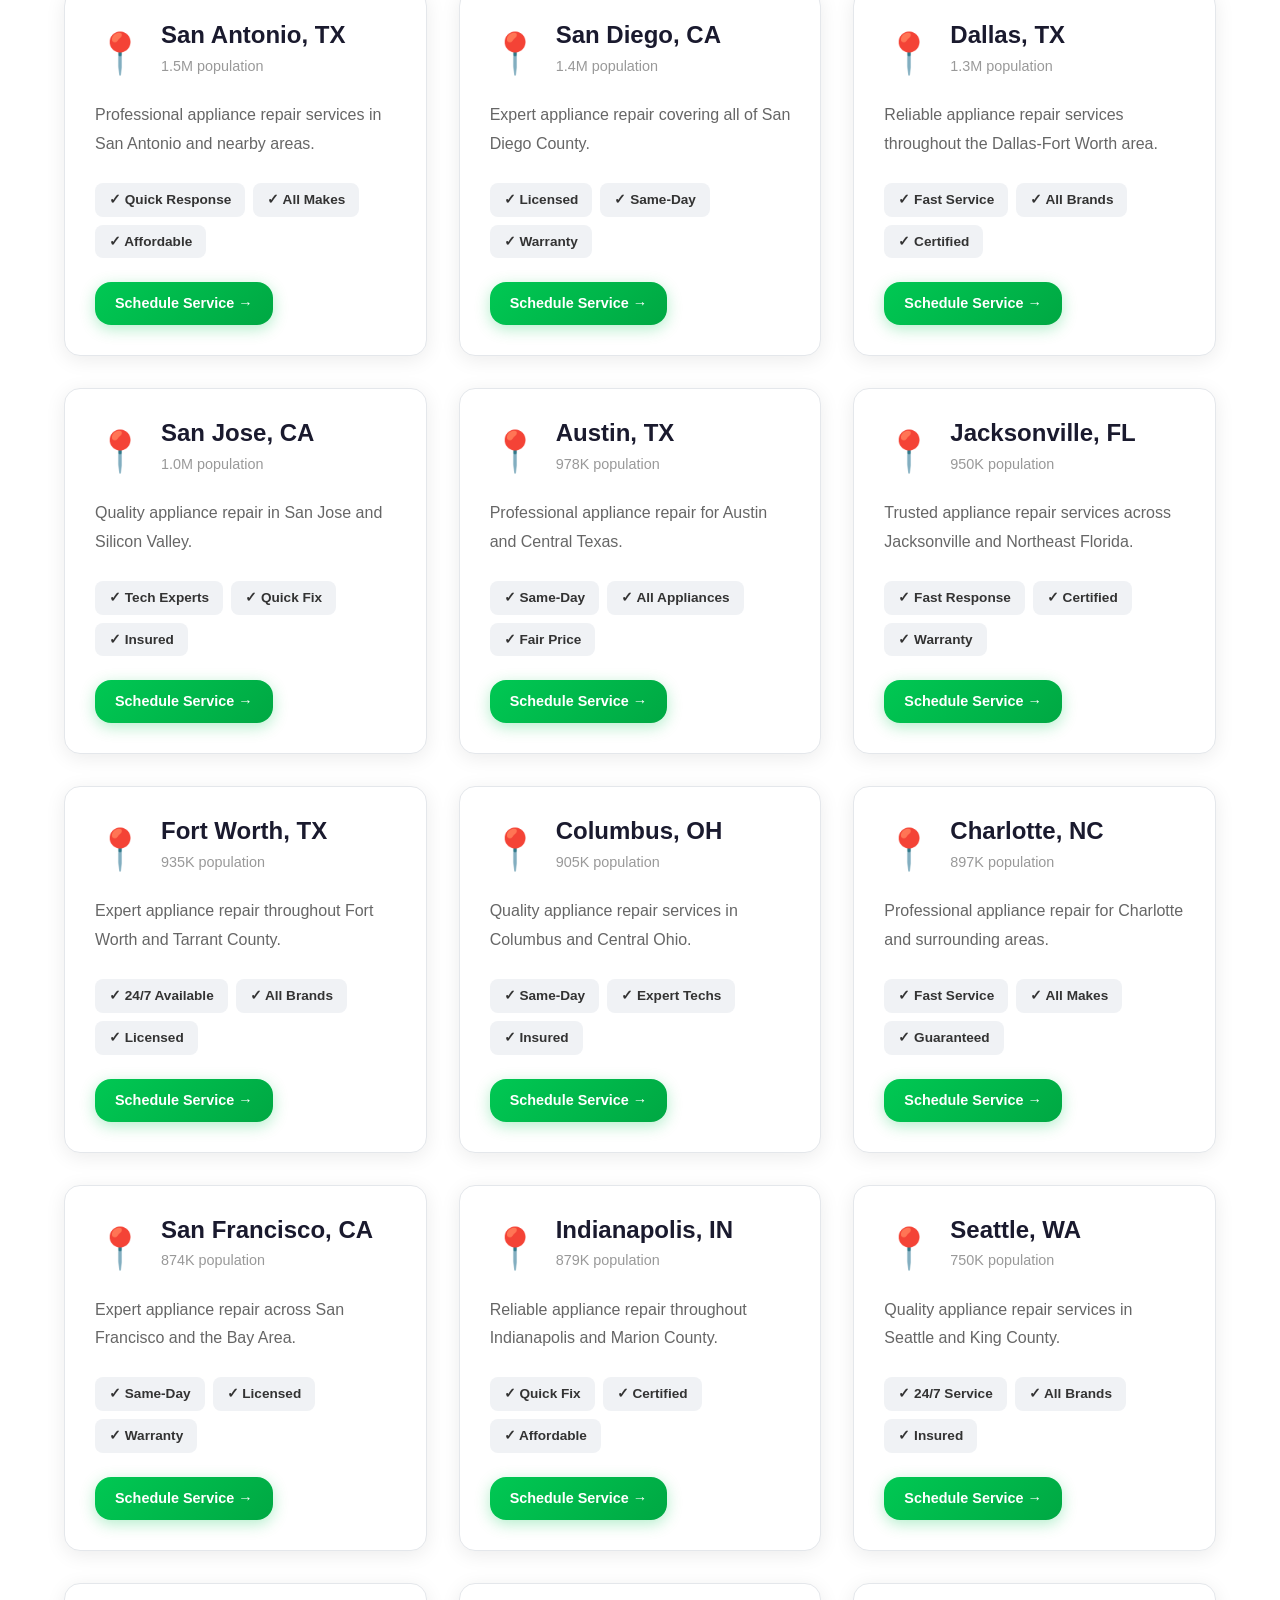
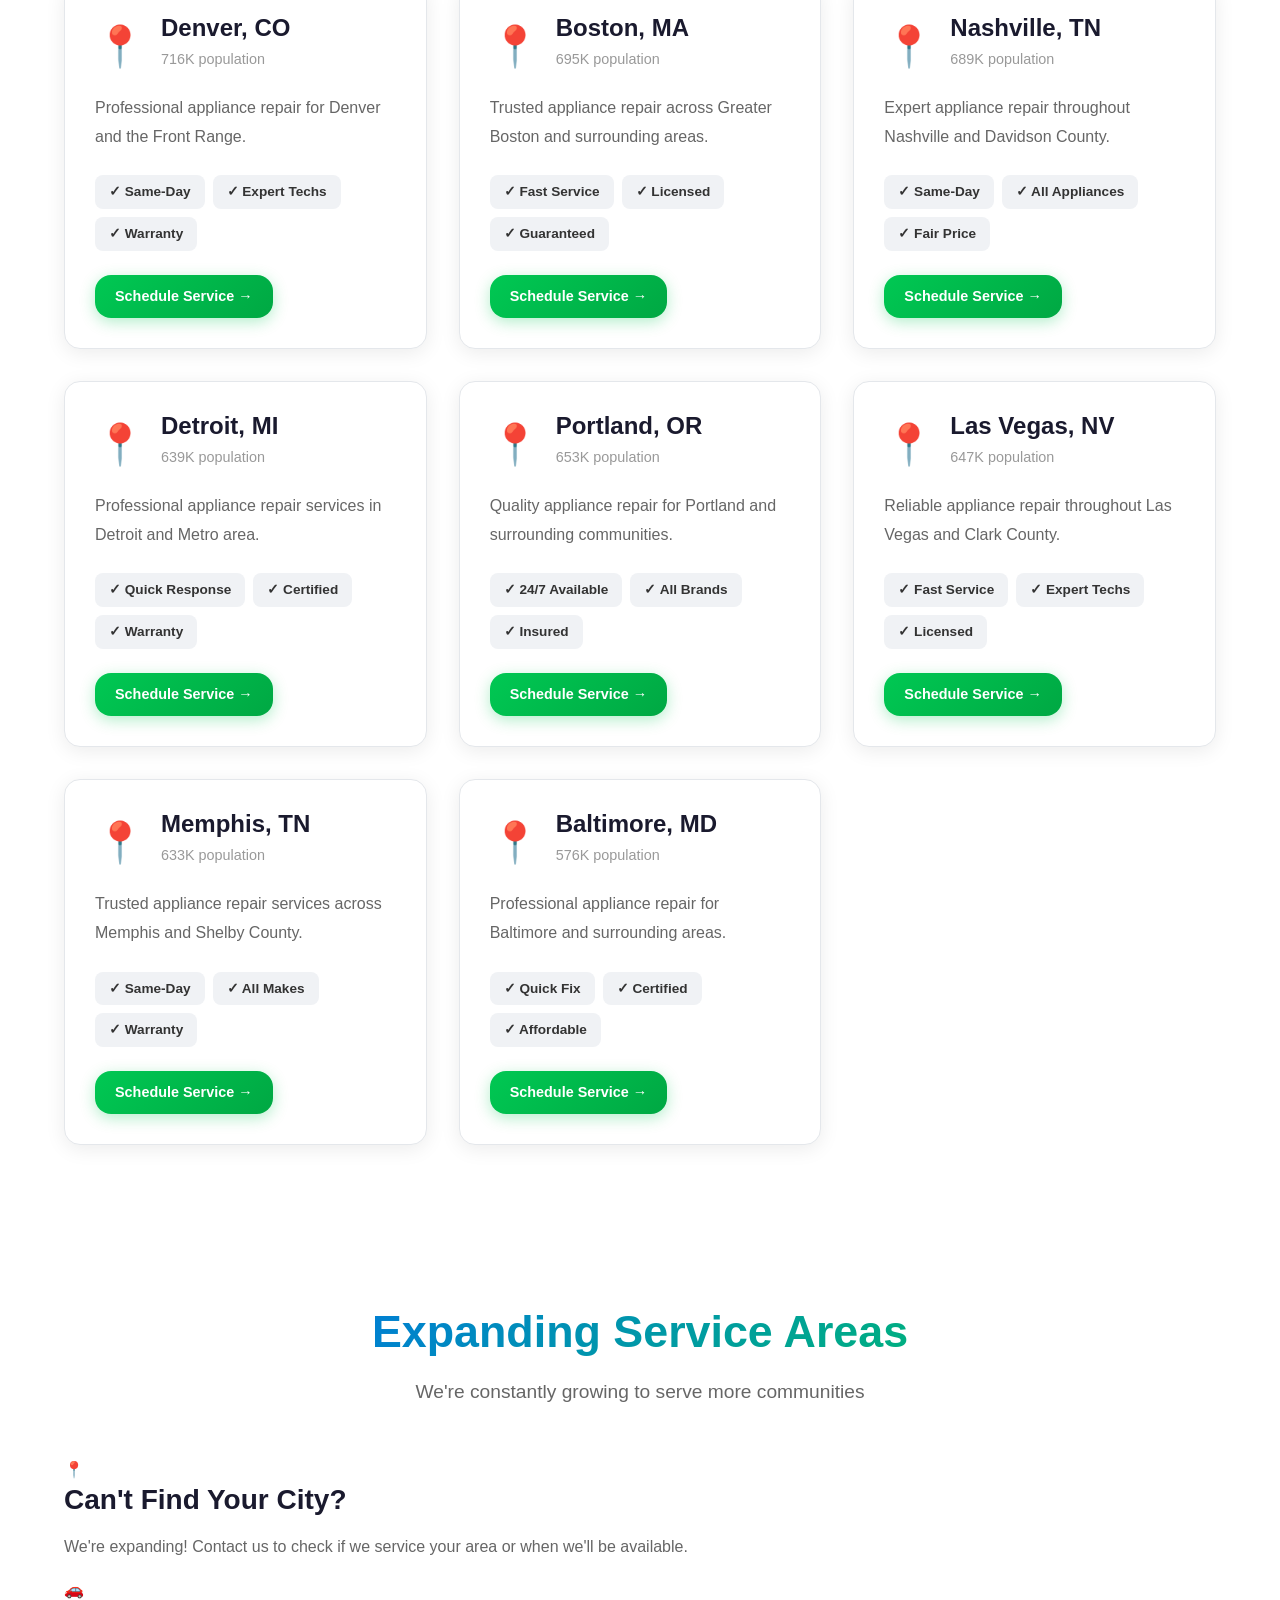
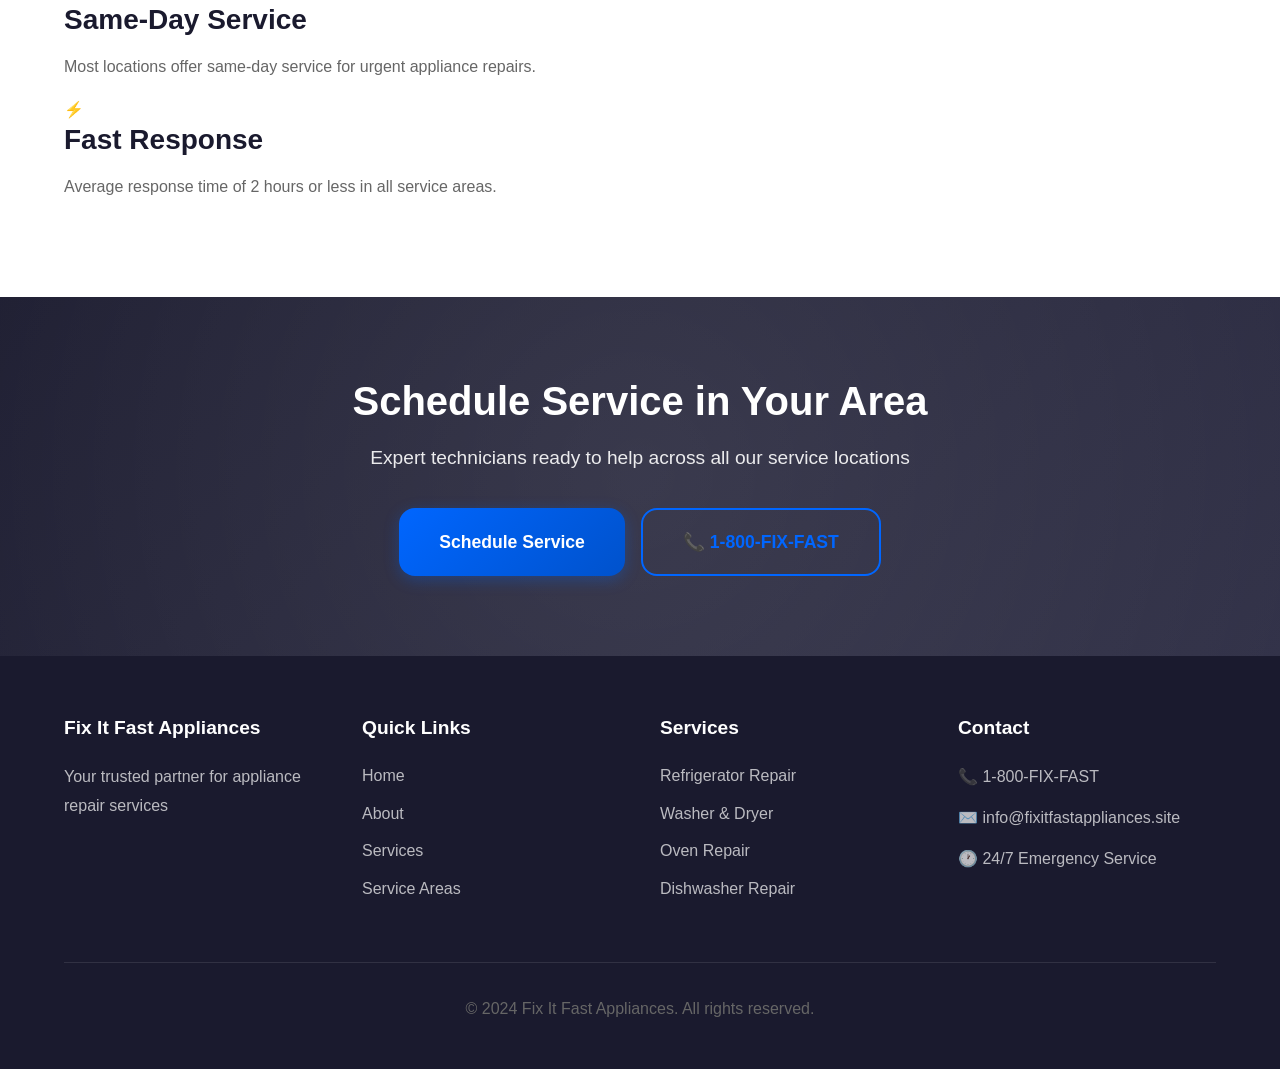
<file: cities.html>
<!DOCTYPE html>
<html lang="en">
<head>
    <meta charset="UTF-8">
    <meta name="viewport" content="width=device-width, initial-scale=1.0">
    <title>Service Areas - Appliance Repair in 25+ Cities | Fix It Fast Appliances</title>

    <!-- SEO Meta Tags -->
    <meta name="description" content="Fix It Fast Appliances serves 25+ major cities including New York, Los Angeles, Chicago, Houston, Phoenix, Philadelphia, and more. Find professional appliance repair in your area with same-day service.">
    <meta name="keywords" content="appliance repair near me, appliance repair locations, service areas, New York appliance repair, Los Angeles appliance repair, Chicago appliance repair, local appliance repair">
    <meta name="author" content="Fix It Fast Appliances">
    <meta name="robots" content="index, follow">
    <link rel="canonical" href="https://fixitfastappliances.site/cities.html">

    <!-- Open Graph / Facebook -->
    <meta property="og:type" content="website">
    <meta property="og:url" content="https://fixitfastappliances.site/cities.html">
    <meta property="og:title" content="Service Areas - 25+ Cities - Fix It Fast Appliances">
    <meta property="og:description" content="Fix It Fast Appliances serves 25+ major cities with professional appliance repair. Find same-day service in your area.">
    <meta property="og:image" content="https://fixitfastappliances.site/images/cities-og-image.jpg">

    <!-- Twitter Card -->
    <meta name="twitter:card" content="summary_large_image">
    <meta name="twitter:url" content="https://fixitfastappliances.site/cities.html">
    <meta name="twitter:title" content="Service Areas - 25+ Cities - Fix It Fast Appliances">
    <meta name="twitter:description" content="Fix It Fast Appliances serves 25+ major cities with professional appliance repair.">
    <meta name="twitter:image" content="https://fixitfastappliances.site/images/cities-twitter-image.jpg">

    <link rel="stylesheet" href="styles.css">

    <!-- Breadcrumb Schema -->
    <script type="application/ld+json">
    {
      "@context": "https://schema.org",
      "@type": "BreadcrumbList",
      "itemListElement": [
        {
          "@type": "ListItem",
          "position": 1,
          "name": "Home",
          "item": "https://fixitfastappliances.site/"
        },
        {
          "@type": "ListItem",
          "position": 2,
          "name": "Service Areas",
          "item": "https://fixitfastappliances.site/cities.html"
        }
      ]
    }
    </script>

    <!-- Service Area Schema -->
    <script type="application/ld+json">
    {
      "@context": "https://schema.org",
      "@type": "Service",
      "serviceType": "Appliance Repair",
      "provider": {
        "@type": "LocalBusiness",
        "name": "Fix It Fast Appliances"
      },
      "areaServed": [
        {
          "@type": "City",
          "name": "New York",
          "containedIn": {
            "@type": "State",
            "name": "New York"
          }
        },
        {
          "@type": "City",
          "name": "Los Angeles",
          "containedIn": {
            "@type": "State",
            "name": "California"
          }
        },
        {
          "@type": "City",
          "name": "Chicago",
          "containedIn": {
            "@type": "State",
            "name": "Illinois"
          }
        },
        {
          "@type": "City",
          "name": "Houston",
          "containedIn": {
            "@type": "State",
            "name": "Texas"
          }
        },
        {
          "@type": "City",
          "name": "Phoenix",
          "containedIn": {
            "@type": "State",
            "name": "Arizona"
          }
        },
        {
          "@type": "City",
          "name": "Philadelphia",
          "containedIn": {
            "@type": "State",
            "name": "Pennsylvania"
          }
        },
        {
          "@type": "City",
          "name": "San Antonio",
          "containedIn": {
            "@type": "State",
            "name": "Texas"
          }
        },
        {
          "@type": "City",
          "name": "San Diego",
          "containedIn": {
            "@type": "State",
            "name": "California"
          }
        },
        {
          "@type": "City",
          "name": "Dallas",
          "containedIn": {
            "@type": "State",
            "name": "Texas"
          }
        },
        {
          "@type": "City",
          "name": "San Jose",
          "containedIn": {
            "@type": "State",
            "name": "California"
          }
        }
      ]
    }
    </script>
</head>
<body>
    <!-- Navigation -->
    <nav class="navbar">
        <div class="container">
            <div class="nav-wrapper">
                <a href="index.html" class="logo">
                    <span class="logo-icon">⚡</span>
                    <span class="logo-text">Fix It Fast</span>
                </a>
                <ul class="nav-menu" id="navMenu">
                    <li><a href="index.html">Home</a></li>
                    <li><a href="about.html">About</a></li>
                    <li><a href="services.html">Services</a></li>
                    <li><a href="cities.html" class="active">Service Areas</a></li>
                    <li><a href="contact.html">Contact</a></li>
                </ul>
                <button class="mobile-toggle" id="mobileToggle">
                    <span></span>
                    <span></span>
                    <span></span>
                </button>
            </div>
        </div>
    </nav>

    <!-- Page Header -->
    <section class="page-header">
        <div class="container">
            <h1>Our Service Areas</h1>
            <p>Professional appliance repair services in 25+ major cities</p>
        </div>
    </section>

    <!-- Search Section -->
    <section class="city-search-section">
        <div class="container">
            <div class="search-box">
                <input type="text" id="citySearchInput" placeholder="Search for your city..." class="search-input">
                <button onclick="searchCities()" class="btn btn-primary">Search</button>
            </div>
        </div>
    </section>

    <!-- Cities Grid Section -->
    <section class="cities-section">
        <div class="container">
            <div class="filter-buttons">
                <button class="filter-btn active" onclick="filterCities('all')">All Cities</button>
                <button class="filter-btn" onclick="filterCities('east')">East Coast</button>
                <button class="filter-btn" onclick="filterCities('west')">West Coast</button>
                <button class="filter-btn" onclick="filterCities('midwest')">Midwest</button>
                <button class="filter-btn" onclick="filterCities('south')">South</button>
            </div>

            <div id="citiesGrid" class="cities-grid-detailed">
                <!-- Cities will be populated by JavaScript -->
            </div>

            <div id="noResults" class="no-results" style="display: none;">
                <h3>No cities found</h3>
                <p>Try searching for a different city or contact us to check if we service your area.</p>
                <a href="contact.html" class="btn btn-primary">Contact Us</a>
            </div>
        </div>
    </section>

    <!-- Coverage Map Info -->
    <section class="coverage-info">
        <div class="container">
            <h2 class="section-title">Expanding Service Areas</h2>
            <p class="section-subtitle">We're constantly growing to serve more communities</p>
            <div class="info-grid">
                <div class="info-card">
                    <div class="info-icon">📍</div>
                    <h3>Can't Find Your City?</h3>
                    <p>We're expanding! Contact us to check if we service your area or when we'll be available.</p>
                </div>
                <div class="info-card">
                    <div class="info-icon">🚗</div>
                    <h3>Same-Day Service</h3>
                    <p>Most locations offer same-day service for urgent appliance repairs.</p>
                </div>
                <div class="info-card">
                    <div class="info-icon">⚡</div>
                    <h3>Fast Response</h3>
                    <p>Average response time of 2 hours or less in all service areas.</p>
                </div>
            </div>
        </div>
    </section>

    <!-- CTA Section -->
    <section class="cta-section">
        <div class="container">
            <h2>Schedule Service in Your Area</h2>
            <p>Expert technicians ready to help across all our service locations</p>
            <div class="cta-buttons">
                <a href="contact.html" class="btn btn-primary btn-large">Schedule Service</a>
                <a href="tel:1-800-FIX-FAST" class="btn btn-outline btn-large">📞 1-800-FIX-FAST</a>
            </div>
        </div>
    </section>

    <!-- Footer -->
    <footer class="footer">
        <div class="container">
            <div class="footer-grid">
                <div class="footer-col">
                    <h4>Fix It Fast Appliances</h4>
                    <p>Your trusted partner for appliance repair services</p>
                </div>
                <div class="footer-col">
                    <h4>Quick Links</h4>
                    <ul>
                        <li><a href="index.html">Home</a></li>
                        <li><a href="about.html">About</a></li>
                        <li><a href="services.html">Services</a></li>
                        <li><a href="cities.html">Service Areas</a></li>
                    </ul>
                </div>
                <div class="footer-col">
                    <h4>Services</h4>
                    <ul>
                        <li><a href="services.html">Refrigerator Repair</a></li>
                        <li><a href="services.html">Washer & Dryer</a></li>
                        <li><a href="services.html">Oven Repair</a></li>
                        <li><a href="services.html">Dishwasher Repair</a></li>
                    </ul>
                </div>
                <div class="footer-col">
                    <h4>Contact</h4>
                    <p>📞 1-800-FIX-FAST</p>
                    <p>✉️ info@fixitfastappliances.site</p>
                    <p>🕐 24/7 Emergency Service</p>
                </div>
            </div>
            <div class="footer-bottom">
                <p>&copy; 2024 Fix It Fast Appliances. All rights reserved.</p>
            </div>
        </div>
    </footer>

    <script src="script.js"></script>
    <script src="cities.js"></script>
</body>
</html>
</file>
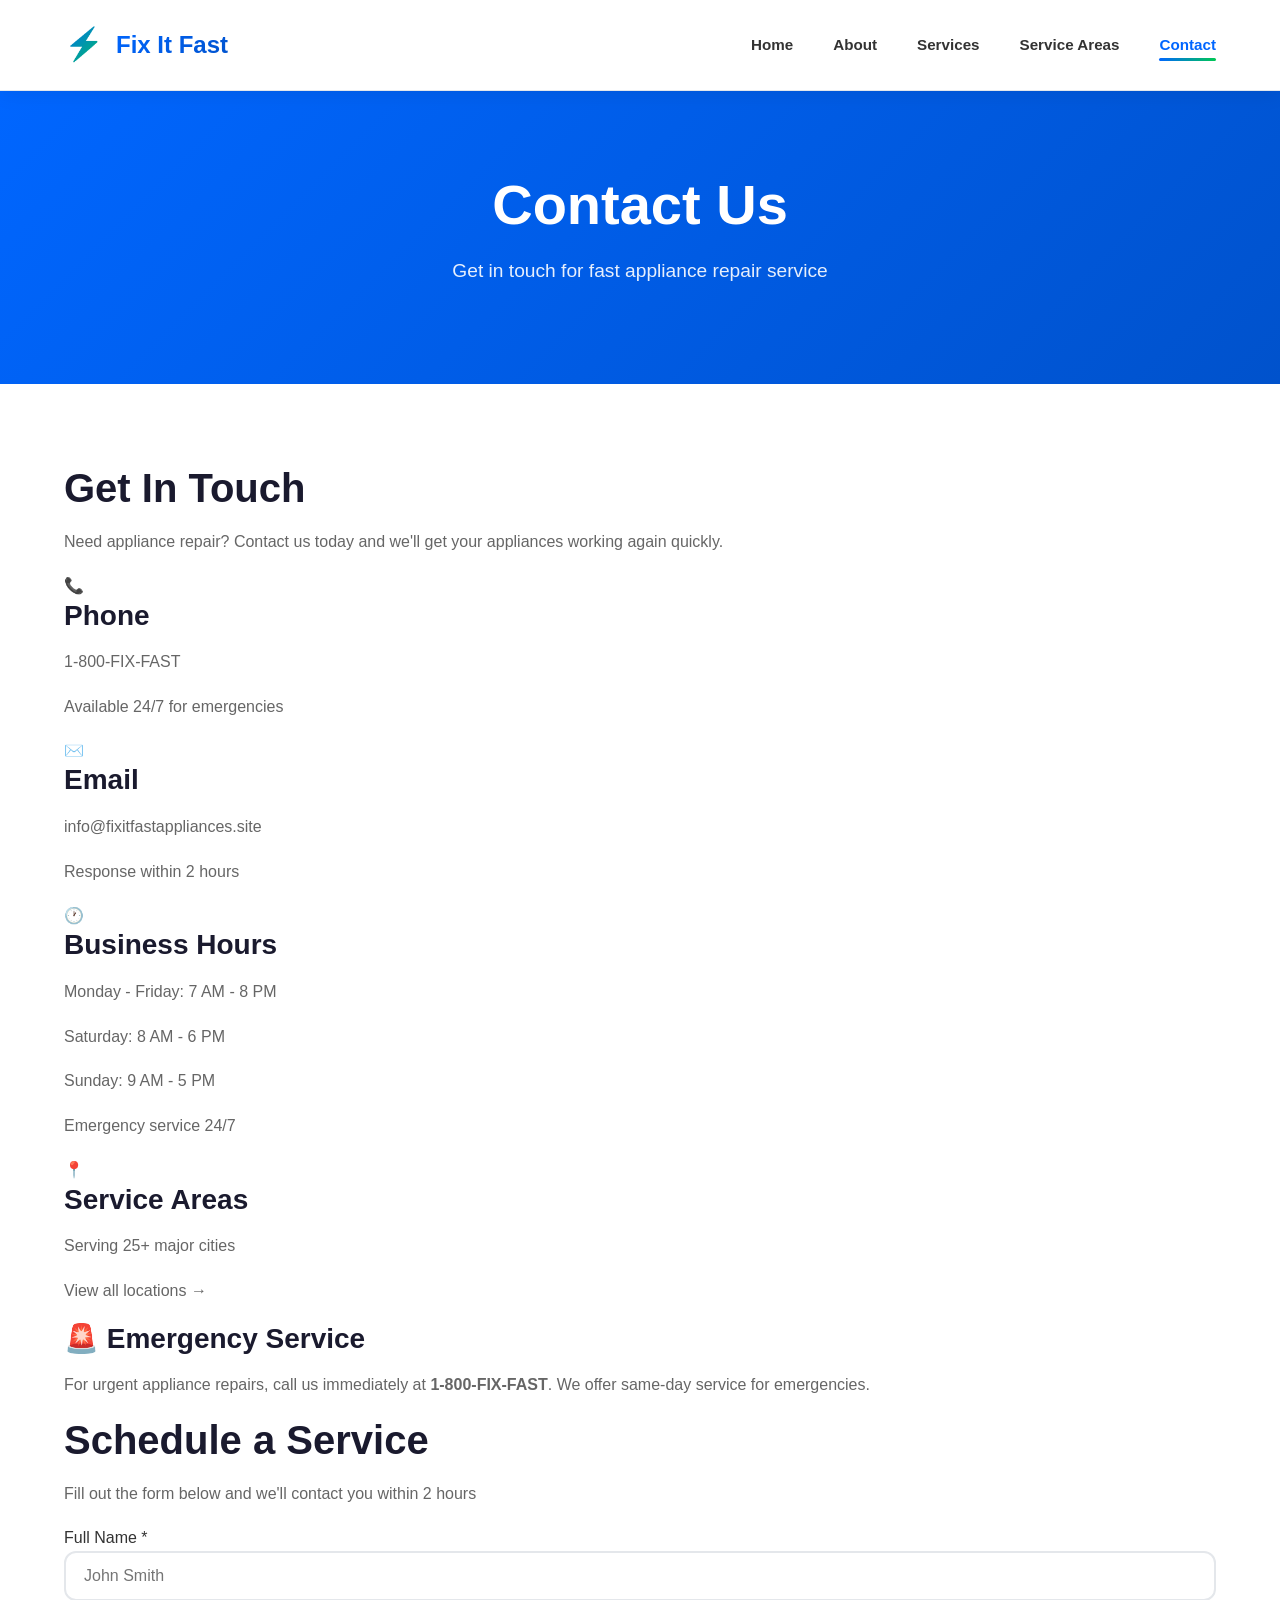
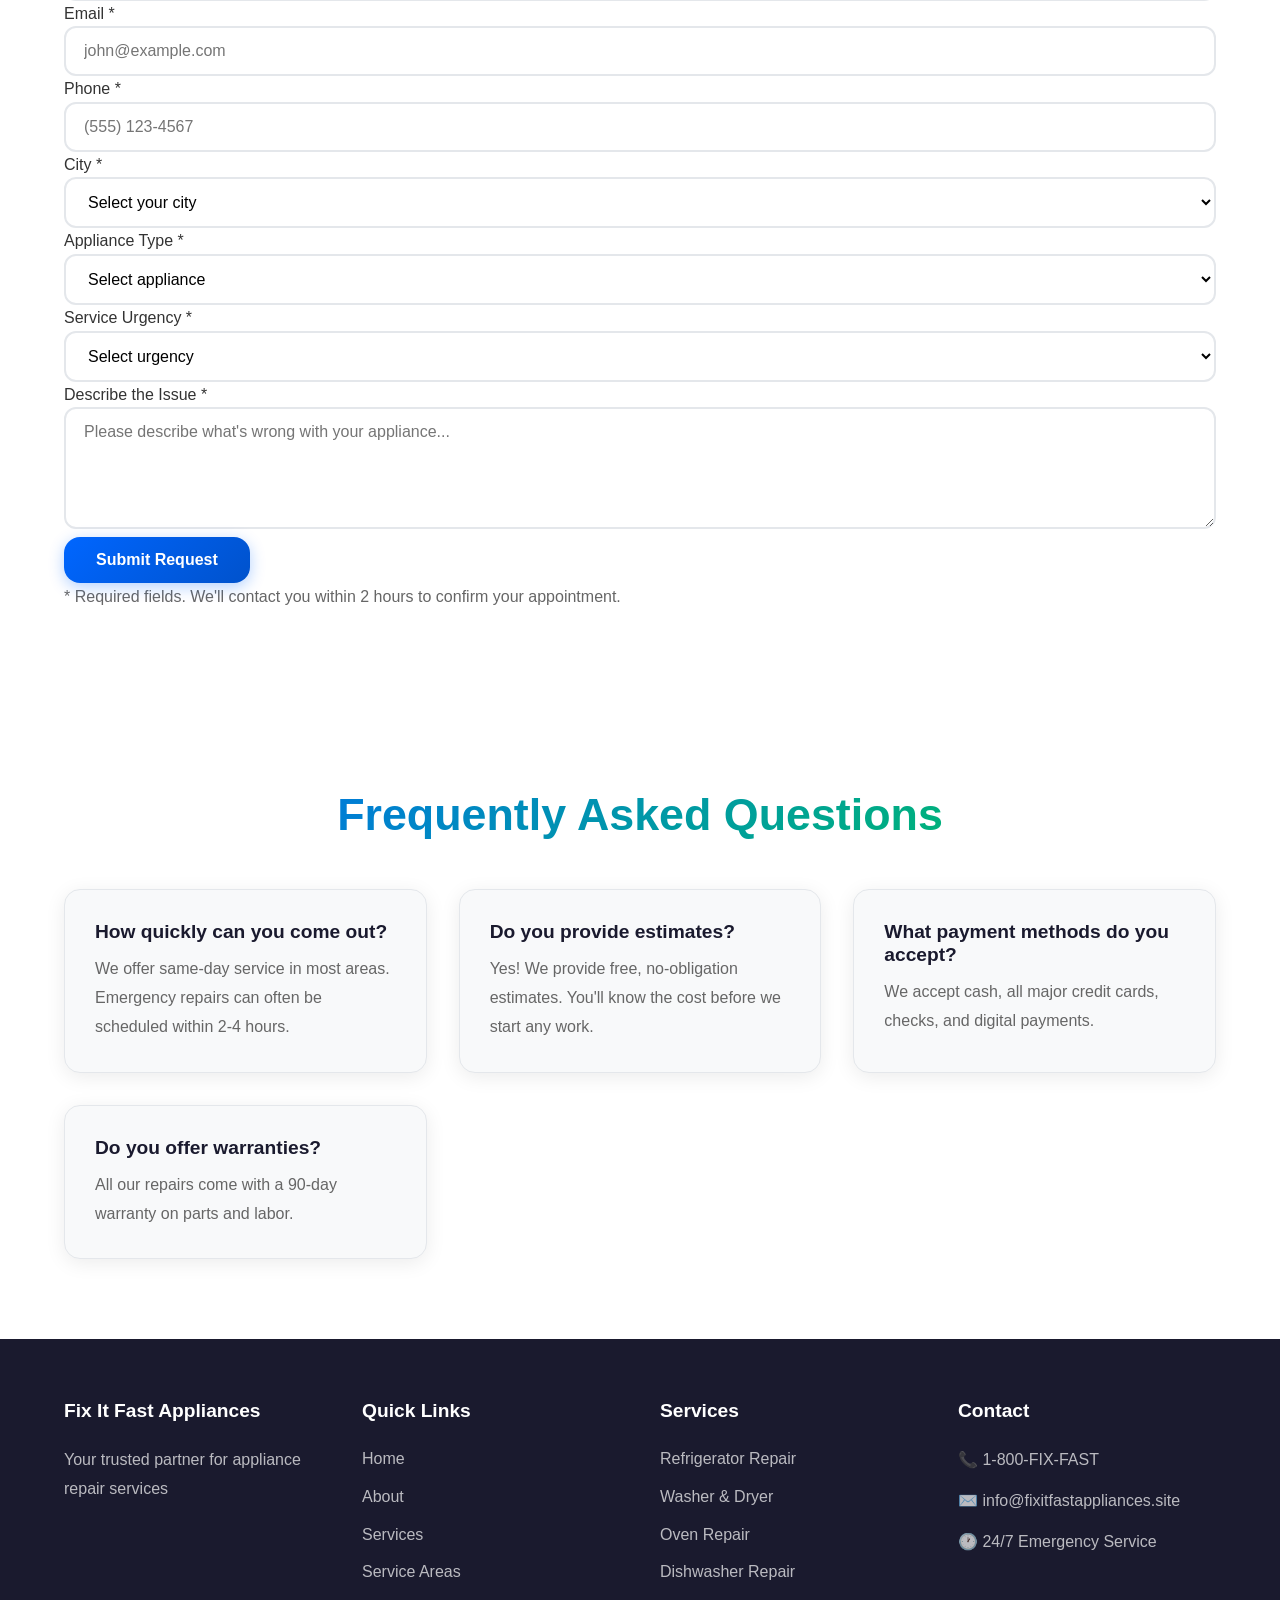
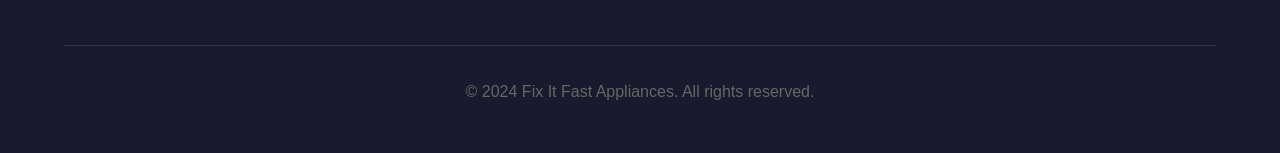
<file: contact.html>
<!DOCTYPE html>
<html lang="en">
<head>
    <meta charset="UTF-8">
    <meta name="viewport" content="width=device-width, initial-scale=1.0">
    <title>Contact Us - Schedule Appliance Repair | Fix It Fast Appliances</title>

    <!-- SEO Meta Tags -->
    <meta name="description" content="Contact Fix It Fast Appliances for same-day appliance repair service. Call 1-800-FIX-FAST or schedule online. 24/7 emergency service available in 25+ cities. Response within 2 hours.">
    <meta name="keywords" content="contact appliance repair, schedule appliance repair, emergency appliance service, appliance repair near me, same day appliance repair">
    <meta name="author" content="Fix It Fast Appliances">
    <meta name="robots" content="index, follow">
    <link rel="canonical" href="https://fixitfastappliances.site/contact.html">

    <!-- Open Graph / Facebook -->
    <meta property="og:type" content="website">
    <meta property="og:url" content="https://fixitfastappliances.site/contact.html">
    <meta property="og:title" content="Contact Us - Fix It Fast Appliances">
    <meta property="og:description" content="Contact Fix It Fast Appliances for same-day appliance repair service. Call 1-800-FIX-FAST or schedule online. 24/7 emergency service available.">
    <meta property="og:image" content="https://fixitfastappliances.site/images/contact-og-image.jpg">

    <!-- Twitter Card -->
    <meta name="twitter:card" content="summary_large_image">
    <meta name="twitter:url" content="https://fixitfastappliances.site/contact.html">
    <meta name="twitter:title" content="Contact Us - Fix It Fast Appliances">
    <meta name="twitter:description" content="Contact Fix It Fast Appliances for same-day appliance repair service. 24/7 emergency service available.">
    <meta name="twitter:image" content="https://fixitfastappliances.site/images/contact-twitter-image.jpg">

    <link rel="stylesheet" href="styles.css">

    <!-- Breadcrumb Schema -->
    <script type="application/ld+json">
    {
      "@context": "https://schema.org",
      "@type": "BreadcrumbList",
      "itemListElement": [
        {
          "@type": "ListItem",
          "position": 1,
          "name": "Home",
          "item": "https://fixitfastappliances.site/"
        },
        {
          "@type": "ListItem",
          "position": 2,
          "name": "Contact",
          "item": "https://fixitfastappliances.site/contact.html"
        }
      ]
    }
    </script>

    <!-- FAQ Schema -->
    <script type="application/ld+json">
    {
      "@context": "https://schema.org",
      "@type": "FAQPage",
      "mainEntity": [
        {
          "@type": "Question",
          "name": "How quickly can you come out?",
          "acceptedAnswer": {
            "@type": "Answer",
            "text": "We offer same-day service in most areas. Emergency repairs can often be scheduled within 2-4 hours."
          }
        },
        {
          "@type": "Question",
          "name": "Do you provide estimates?",
          "acceptedAnswer": {
            "@type": "Answer",
            "text": "Yes! We provide free, no-obligation estimates. You'll know the cost before we start any work."
          }
        },
        {
          "@type": "Question",
          "name": "What payment methods do you accept?",
          "acceptedAnswer": {
            "@type": "Answer",
            "text": "We accept cash, all major credit cards, checks, and digital payments."
          }
        },
        {
          "@type": "Question",
          "name": "Do you offer warranties?",
          "acceptedAnswer": {
            "@type": "Answer",
            "text": "All our repairs come with a 90-day warranty on parts and labor."
          }
        }
      ]
    }
    </script>

    <!-- ContactPage Schema -->
    <script type="application/ld+json">
    {
      "@context": "https://schema.org",
      "@type": "ContactPage",
      "name": "Contact Fix It Fast Appliances",
      "description": "Get in touch with Fix It Fast Appliances for professional appliance repair services",
      "mainEntity": {
        "@type": "LocalBusiness",
        "name": "Fix It Fast Appliances",
        "telephone": "1-800-FIX-FAST",
        "email": "info@fixitfastappliances.site",
        "openingHours": "Mo-Fr 07:00-20:00, Sa 08:00-18:00, Su 09:00-17:00"
      }
    }
    </script>
</head>
<body>
    <!-- Navigation -->
    <nav class="navbar">
        <div class="container">
            <div class="nav-wrapper">
                <a href="index.html" class="logo">
                    <span class="logo-icon">⚡</span>
                    <span class="logo-text">Fix It Fast</span>
                </a>
                <ul class="nav-menu" id="navMenu">
                    <li><a href="index.html">Home</a></li>
                    <li><a href="about.html">About</a></li>
                    <li><a href="services.html">Services</a></li>
                    <li><a href="cities.html">Service Areas</a></li>
                    <li><a href="contact.html" class="active">Contact</a></li>
                </ul>
                <button class="mobile-toggle" id="mobileToggle">
                    <span></span>
                    <span></span>
                    <span></span>
                </button>
            </div>
        </div>
    </nav>

    <!-- Page Header -->
    <section class="page-header">
        <div class="container">
            <h1>Contact Us</h1>
            <p>Get in touch for fast appliance repair service</p>
        </div>
    </section>

    <!-- Contact Section -->
    <section class="contact-section">
        <div class="container">
            <div class="contact-grid">
                <!-- Contact Information -->
                <div class="contact-info">
                    <h2>Get In Touch</h2>
                    <p>Need appliance repair? Contact us today and we'll get your appliances working again quickly.</p>
                    
                    <div class="contact-methods">
                        <div class="contact-method">
                            <div class="method-icon">📞</div>
                            <div class="method-info">
                                <h3>Phone</h3>
                                <p><a href="tel:1-800-FIX-FAST">1-800-FIX-FAST</a></p>
                                <p class="small-text">Available 24/7 for emergencies</p>
                            </div>
                        </div>

                        <div class="contact-method">
                            <div class="method-icon">✉️</div>
                            <div class="method-info">
                                <h3>Email</h3>
                                <p><a href="mailto:info@fixitfastappliances.site">info@fixitfastappliances.site</a></p>
                                <p class="small-text">Response within 2 hours</p>
                            </div>
                        </div>

                        <div class="contact-method">
                            <div class="method-icon">🕐</div>
                            <div class="method-info">
                                <h3>Business Hours</h3>
                                <p>Monday - Friday: 7 AM - 8 PM</p>
                                <p>Saturday: 8 AM - 6 PM</p>
                                <p>Sunday: 9 AM - 5 PM</p>
                                <p class="small-text">Emergency service 24/7</p>
                            </div>
                        </div>

                        <div class="contact-method">
                            <div class="method-icon">📍</div>
                            <div class="method-info">
                                <h3>Service Areas</h3>
                                <p>Serving 25+ major cities</p>
                                <p><a href="cities.html">View all locations →</a></p>
                            </div>
                        </div>
                    </div>

                    <div class="emergency-notice">
                        <h3>🚨 Emergency Service</h3>
                        <p>For urgent appliance repairs, call us immediately at <strong>1-800-FIX-FAST</strong>. We offer same-day service for emergencies.</p>
                    </div>
                </div>

                <!-- Contact Form -->
                <div class="contact-form-wrapper">
                    <h2>Schedule a Service</h2>
                    <p>Fill out the form below and we'll contact you within 2 hours</p>
                    
                    <form id="contactForm" class="contact-form">
                        <div class="form-group">
                            <label for="name">Full Name *</label>
                            <input type="text" id="name" name="name" required placeholder="John Smith">
                        </div>

                        <div class="form-row">
                            <div class="form-group">
                                <label for="email">Email *</label>
                                <input type="email" id="email" name="email" required placeholder="john@example.com">
                            </div>

                            <div class="form-group">
                                <label for="phone">Phone *</label>
                                <input type="tel" id="phone" name="phone" required placeholder="(555) 123-4567">
                            </div>
                        </div>

                        <div class="form-group">
                            <label for="city">City *</label>
                            <select id="city" name="city" required>
                                <option value="">Select your city</option>
                                <option value="new-york">New York, NY</option>
                                <option value="los-angeles">Los Angeles, CA</option>
                                <option value="chicago">Chicago, IL</option>
                                <option value="houston">Houston, TX</option>
                                <option value="phoenix">Phoenix, AZ</option>
                                <option value="philadelphia">Philadelphia, PA</option>
                                <option value="san-antonio">San Antonio, TX</option>
                                <option value="san-diego">San Diego, CA</option>
                                <option value="dallas">Dallas, TX</option>
                                <option value="san-jose">San Jose, CA</option>
                                <option value="austin">Austin, TX</option>
                                <option value="jacksonville">Jacksonville, FL</option>
                                <option value="fort-worth">Fort Worth, TX</option>
                                <option value="columbus">Columbus, OH</option>
                                <option value="charlotte">Charlotte, NC</option>
                                <option value="san-francisco">San Francisco, CA</option>
                                <option value="indianapolis">Indianapolis, IN</option>
                                <option value="seattle">Seattle, WA</option>
                                <option value="denver">Denver, CO</option>
                                <option value="boston">Boston, MA</option>
                                <option value="nashville">Nashville, TN</option>
                                <option value="detroit">Detroit, MI</option>
                                <option value="portland">Portland, OR</option>
                                <option value="las-vegas">Las Vegas, NV</option>
                                <option value="memphis">Memphis, TN</option>
                                <option value="other">Other (Please specify in message)</option>
                            </select>
                        </div>

                        <div class="form-group">
                            <label for="appliance">Appliance Type *</label>
                            <select id="appliance" name="appliance" required>
                                <option value="">Select appliance</option>
                                <option value="refrigerator">Refrigerator</option>
                                <option value="washer">Washer</option>
                                <option value="dryer">Dryer</option>
                                <option value="oven">Oven/Stove</option>
                                <option value="dishwasher">Dishwasher</option>
                                <option value="microwave">Microwave</option>
                                <option value="ice-maker">Ice Maker</option>
                                <option value="freezer">Freezer</option>
                                <option value="other">Other</option>
                            </select>
                        </div>

                        <div class="form-group">
                            <label for="urgency">Service Urgency *</label>
                            <select id="urgency" name="urgency" required>
                                <option value="">Select urgency</option>
                                <option value="emergency">Emergency (ASAP)</option>
                                <option value="same-day">Same Day</option>
                                <option value="next-day">Next Day</option>
                                <option value="this-week">This Week</option>
                                <option value="flexible">Flexible</option>
                            </select>
                        </div>

                        <div class="form-group">
                            <label for="message">Describe the Issue *</label>
                            <textarea id="message" name="message" rows="5" required placeholder="Please describe what's wrong with your appliance..."></textarea>
                        </div>

                        <button type="submit" class="btn btn-primary btn-full">Submit Request</button>
                        
                        <p class="form-note">* Required fields. We'll contact you within 2 hours to confirm your appointment.</p>
                    </form>

                    <div id="formSuccess" class="form-success" style="display: none;">
                        <h3>✓ Request Submitted!</h3>
                        <p>Thank you for contacting Fix It Fast Appliances. We'll get back to you within 2 hours to schedule your service.</p>
                    </div>
                </div>
            </div>
        </div>
    </section>

    <!-- FAQ Section -->
    <section class="faq-section">
        <div class="container">
            <h2 class="section-title">Frequently Asked Questions</h2>
            <div class="faq-grid">
                <div class="faq-item">
                    <h3>How quickly can you come out?</h3>
                    <p>We offer same-day service in most areas. Emergency repairs can often be scheduled within 2-4 hours.</p>
                </div>
                <div class="faq-item">
                    <h3>Do you provide estimates?</h3>
                    <p>Yes! We provide free, no-obligation estimates. You'll know the cost before we start any work.</p>
                </div>
                <div class="faq-item">
                    <h3>What payment methods do you accept?</h3>
                    <p>We accept cash, all major credit cards, checks, and digital payments.</p>
                </div>
                <div class="faq-item">
                    <h3>Do you offer warranties?</h3>
                    <p>All our repairs come with a 90-day warranty on parts and labor.</p>
                </div>
            </div>
        </div>
    </section>

    <!-- Footer -->
    <footer class="footer">
        <div class="container">
            <div class="footer-grid">
                <div class="footer-col">
                    <h4>Fix It Fast Appliances</h4>
                    <p>Your trusted partner for appliance repair services</p>
                </div>
                <div class="footer-col">
                    <h4>Quick Links</h4>
                    <ul>
                        <li><a href="index.html">Home</a></li>
                        <li><a href="about.html">About</a></li>
                        <li><a href="services.html">Services</a></li>
                        <li><a href="cities.html">Service Areas</a></li>
                    </ul>
                </div>
                <div class="footer-col">
                    <h4>Services</h4>
                    <ul>
                        <li><a href="services.html">Refrigerator Repair</a></li>
                        <li><a href="services.html">Washer & Dryer</a></li>
                        <li><a href="services.html">Oven Repair</a></li>
                        <li><a href="services.html">Dishwasher Repair</a></li>
                    </ul>
                </div>
                <div class="footer-col">
                    <h4>Contact</h4>
                    <p>📞 1-800-FIX-FAST</p>
                    <p>✉️ info@fixitfastappliances.site</p>
                    <p>🕐 24/7 Emergency Service</p>
                </div>
            </div>
            <div class="footer-bottom">
                <p>&copy; 2024 Fix It Fast Appliances. All rights reserved.</p>
            </div>
        </div>
    </footer>

    <script src="script.js"></script>
</body>
</html>
</file>
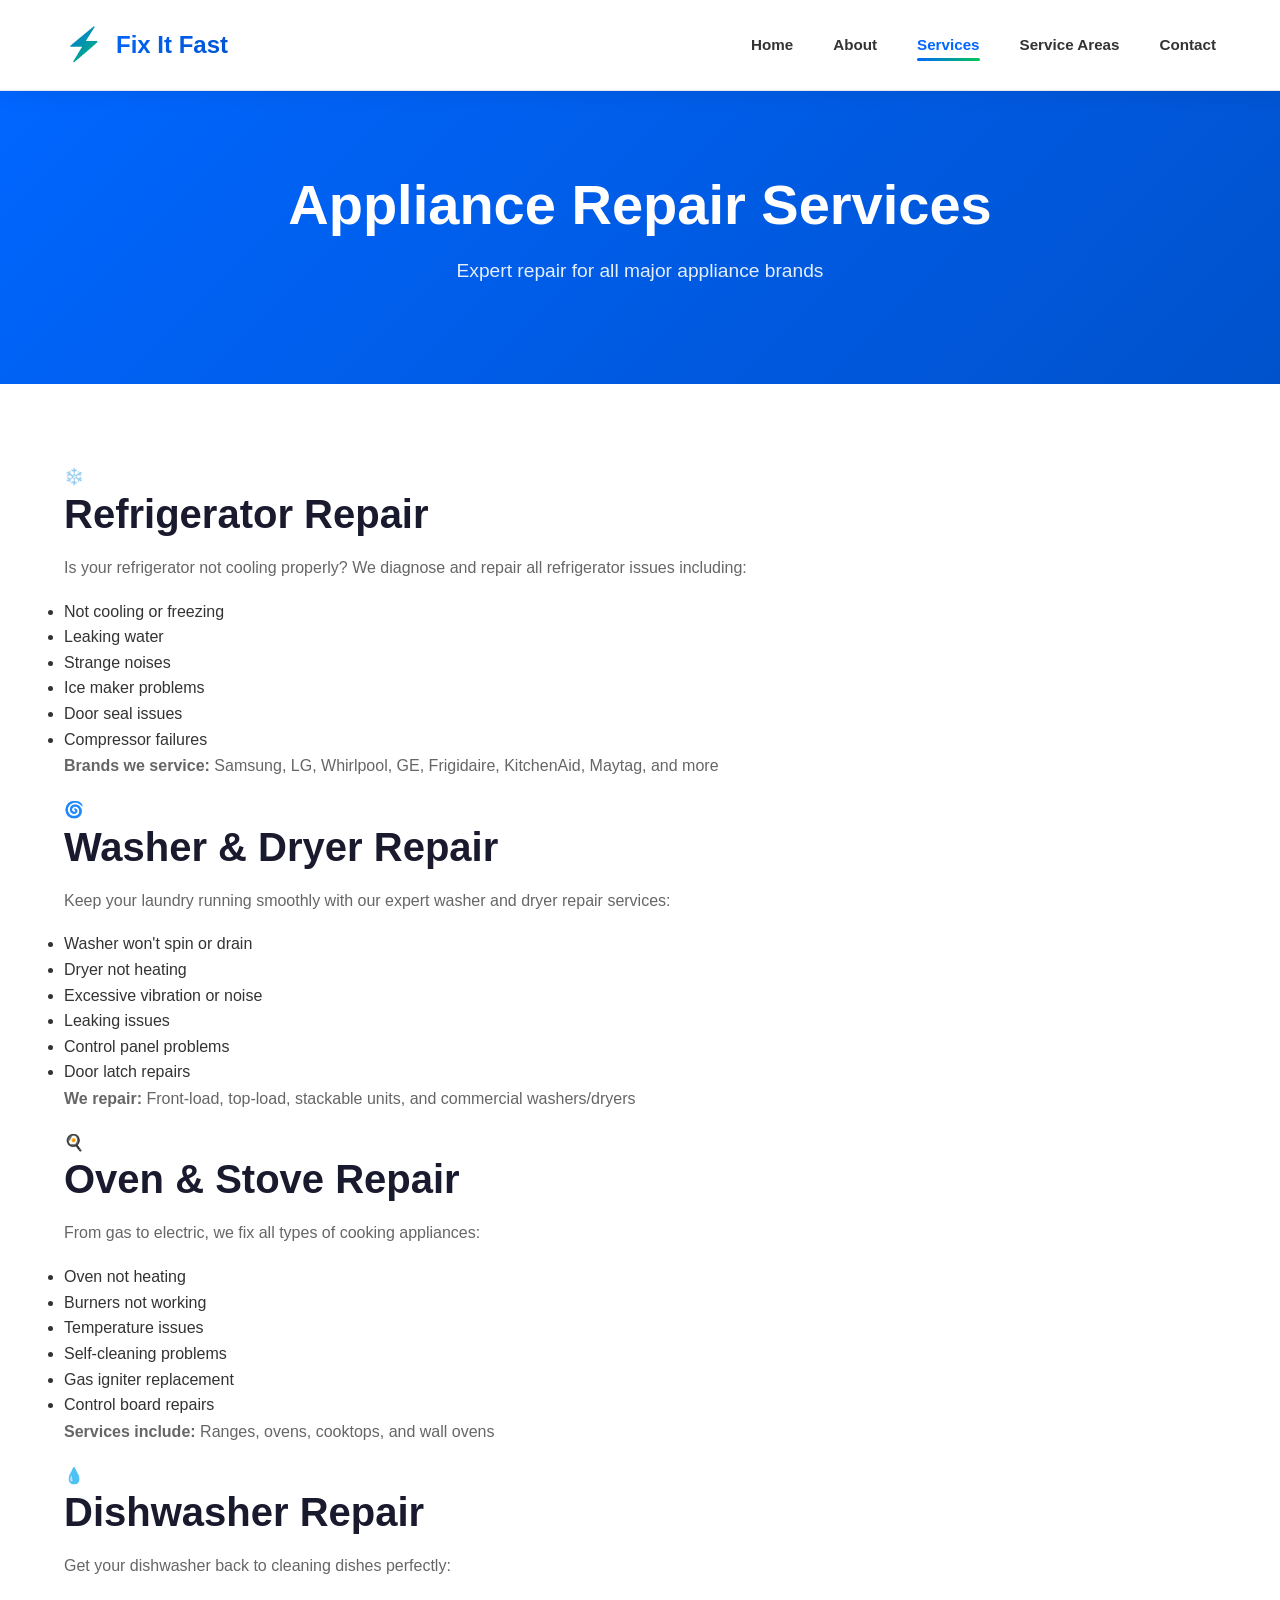
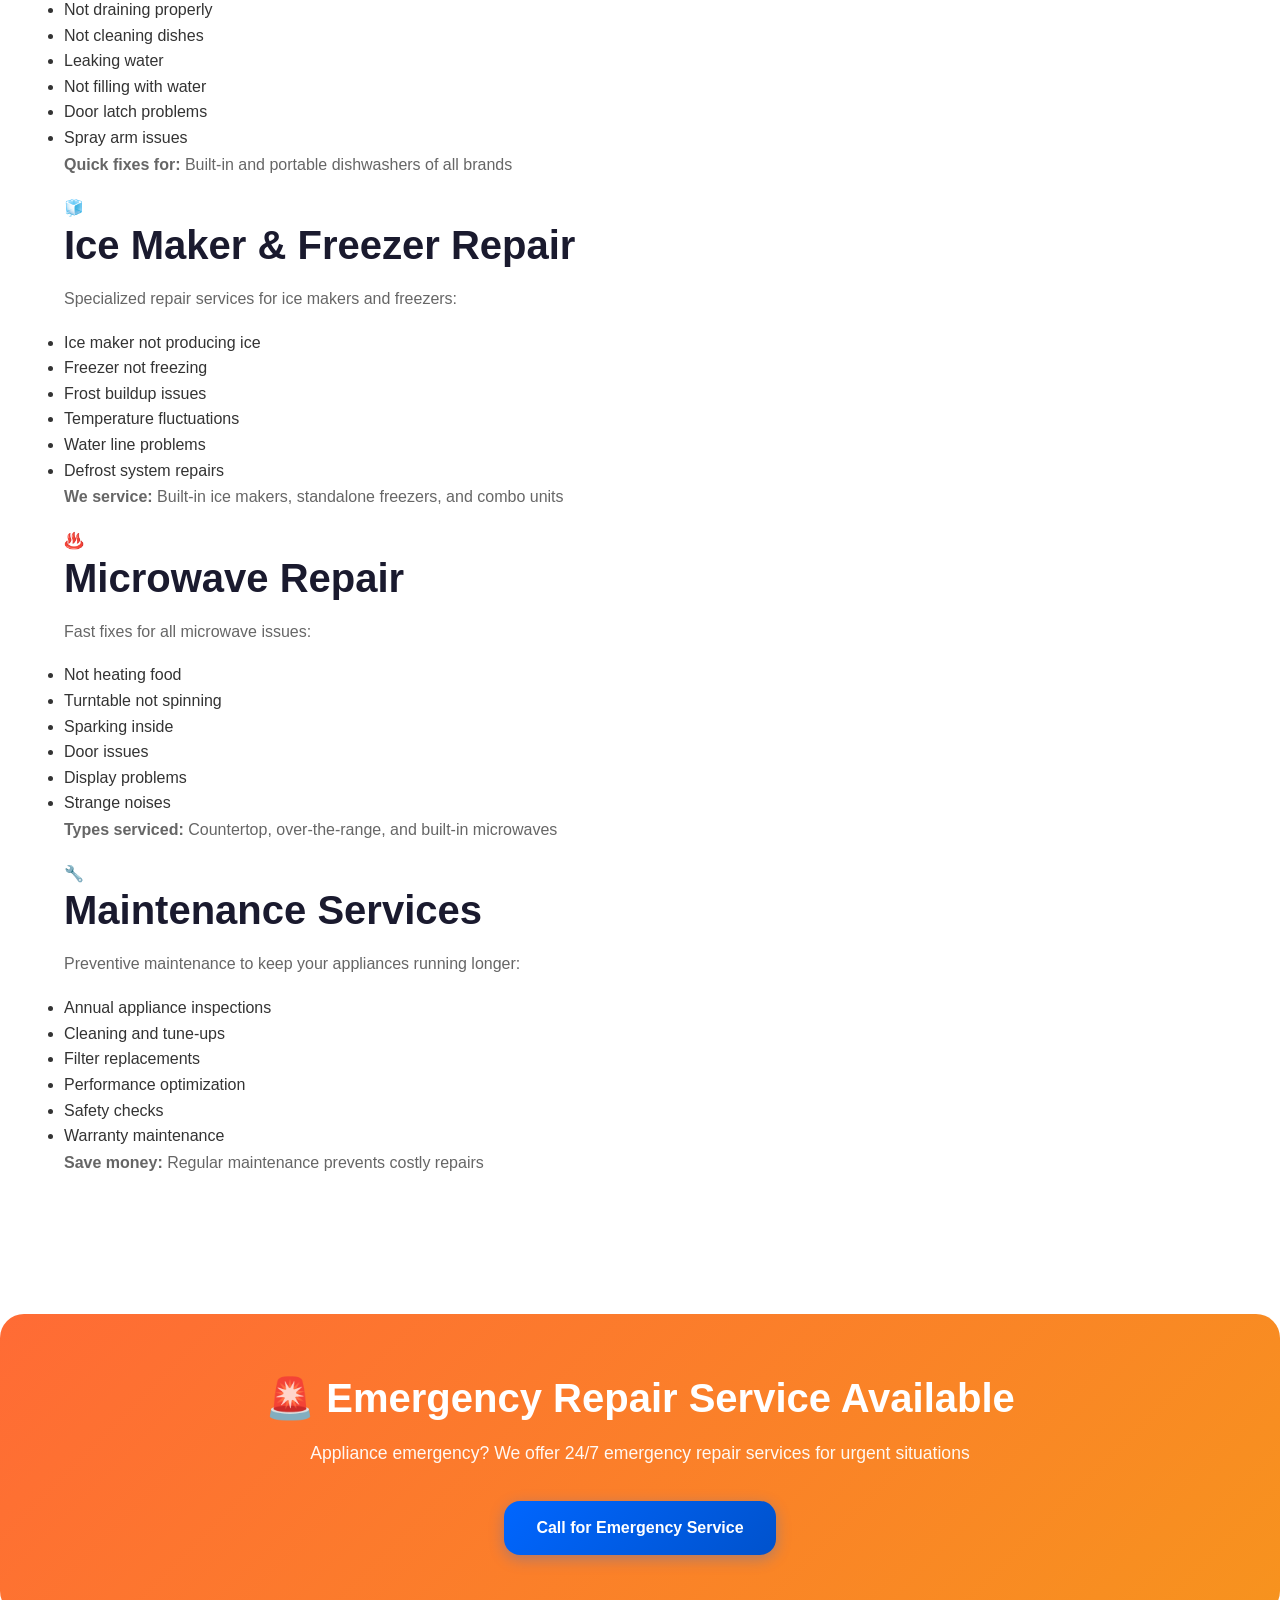
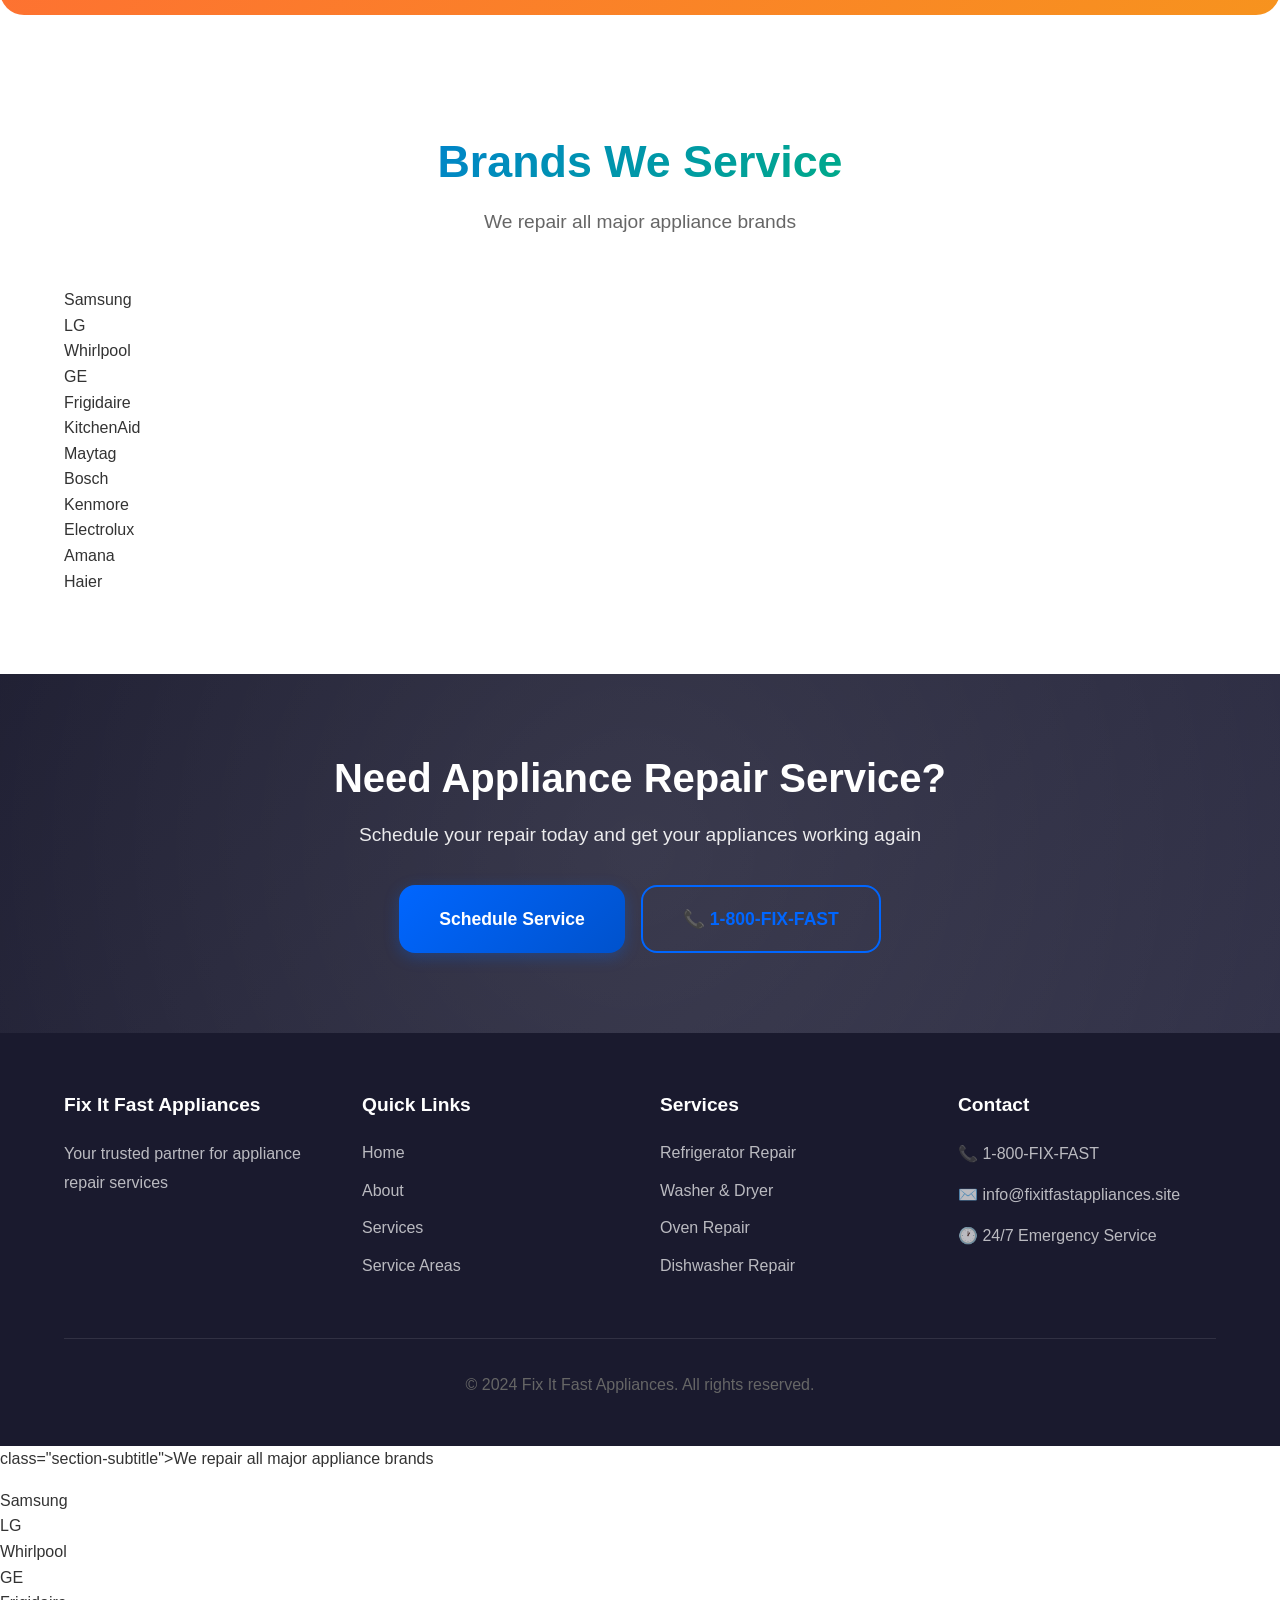
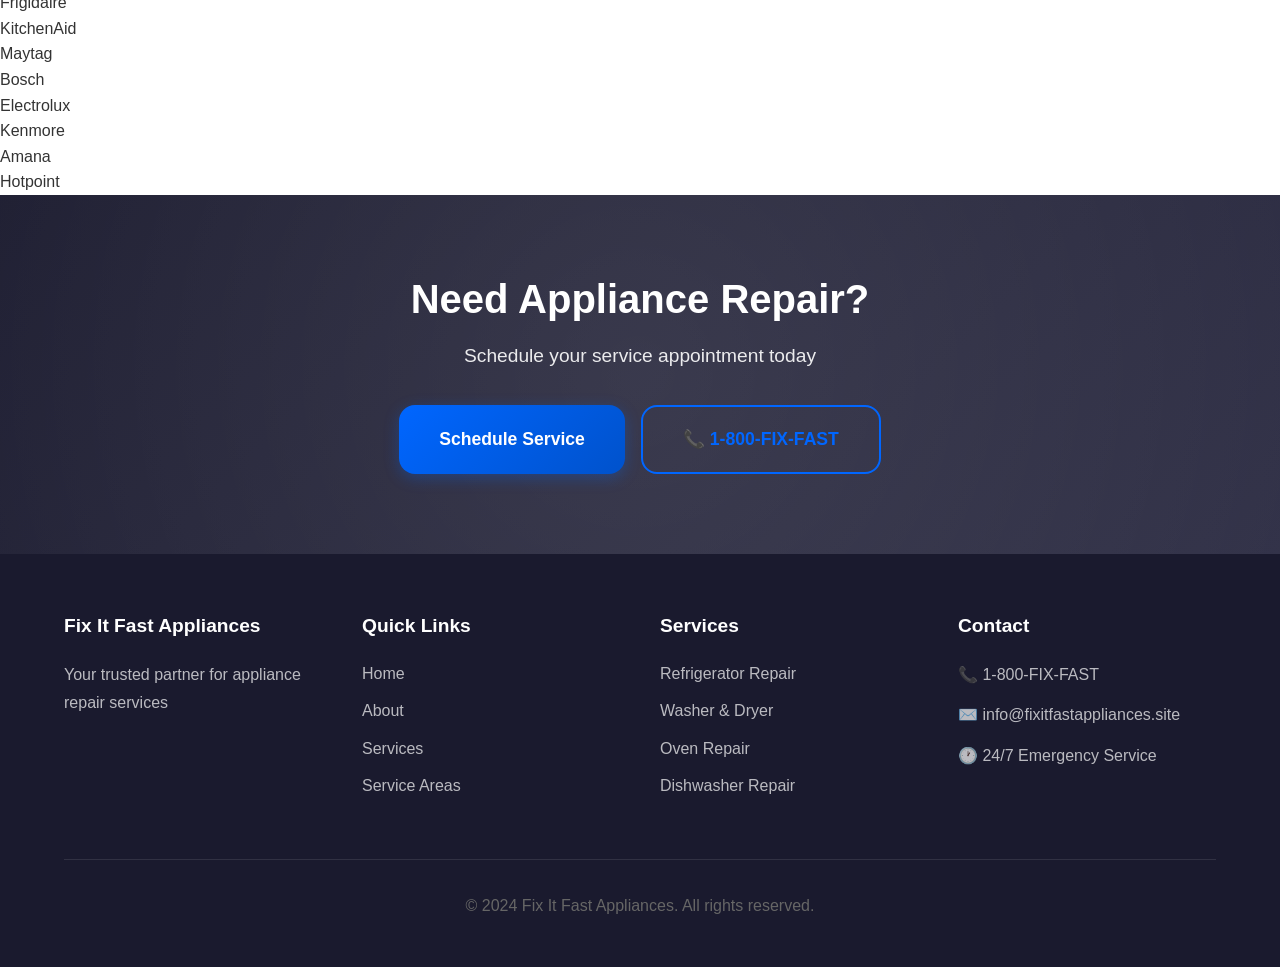
<file: services.html>
<!DOCTYPE html>
<html lang="en">
<head>
    <meta charset="UTF-8">
    <meta name="viewport" content="width=device-width, initial-scale=1.0">
    <title>Appliance Repair Services | Refrigerator, Washer, Dryer, Oven Repair - Fix It Fast</title>

    <!-- SEO Meta Tags -->
    <meta name="description" content="Complete appliance repair services: refrigerator, washer, dryer, oven, dishwasher, microwave repair. We service all major brands including Samsung, LG, Whirlpool, GE. 24/7 emergency service available.">
    <meta name="keywords" content="refrigerator repair service, washer repair, dryer repair, oven repair, dishwasher repair, microwave repair, ice maker repair, appliance maintenance, Samsung repair, LG repair, Whirlpool repair">
    <meta name="author" content="Fix It Fast Appliances">
    <meta name="robots" content="index, follow">
    <link rel="canonical" href="https://fixitfastappliances.site/services.html">

    <!-- Open Graph / Facebook -->
    <meta property="og:type" content="website">
    <meta property="og:url" content="https://fixitfastappliances.site/services.html">
    <meta property="og:title" content="Appliance Repair Services - Fix It Fast Appliances">
    <meta property="og:description" content="Complete appliance repair services: refrigerator, washer, dryer, oven, dishwasher repair. We service all major brands. 24/7 emergency service available.">
    <meta property="og:image" content="https://fixitfastappliances.site/images/services-og-image.jpg">

    <!-- Twitter Card -->
    <meta name="twitter:card" content="summary_large_image">
    <meta name="twitter:url" content="https://fixitfastappliances.site/services.html">
    <meta name="twitter:title" content="Appliance Repair Services - Fix It Fast Appliances">
    <meta name="twitter:description" content="Complete appliance repair services: refrigerator, washer, dryer, oven, dishwasher repair. We service all major brands.">
    <meta name="twitter:image" content="https://fixitfastappliances.site/images/services-twitter-image.jpg">

    <link rel="stylesheet" href="styles.css">

    <!-- Breadcrumb Schema -->
    <script type="application/ld+json">
    {
      "@context": "https://schema.org",
      "@type": "BreadcrumbList",
      "itemListElement": [
        {
          "@type": "ListItem",
          "position": 1,
          "name": "Home",
          "item": "https://fixitfastappliances.site/"
        },
        {
          "@type": "ListItem",
          "position": 2,
          "name": "Services",
          "item": "https://fixitfastappliances.site/services.html"
        }
      ]
    }
    </script>

    <!-- Service Schema Markup -->
    <script type="application/ld+json">
    {
      "@context": "https://schema.org",
      "@type": "ItemList",
      "itemListElement": [
        {
          "@type": "Service",
          "name": "Refrigerator Repair",
          "description": "Expert diagnosis and repair for all refrigerator issues including not cooling, leaking water, strange noises, ice maker problems, and compressor failures.",
          "provider": {
            "@type": "LocalBusiness",
            "name": "Fix It Fast Appliances"
          },
          "areaServed": {
            "@type": "Country",
            "name": "United States"
          },
          "serviceType": "Refrigerator Repair",
          "category": "Appliance Repair"
        },
        {
          "@type": "Service",
          "name": "Washer and Dryer Repair",
          "description": "Professional washer and dryer repair services including washer won't spin or drain, dryer not heating, excessive vibration, and leaking issues.",
          "provider": {
            "@type": "LocalBusiness",
            "name": "Fix It Fast Appliances"
          },
          "areaServed": {
            "@type": "Country",
            "name": "United States"
          },
          "serviceType": "Washer Dryer Repair",
          "category": "Appliance Repair"
        },
        {
          "@type": "Service",
          "name": "Oven and Stove Repair",
          "description": "Fast fixes for gas and electric ranges including oven not heating, burners not working, temperature issues, and gas igniter replacement.",
          "provider": {
            "@type": "LocalBusiness",
            "name": "Fix It Fast Appliances"
          },
          "areaServed": {
            "@type": "Country",
            "name": "United States"
          },
          "serviceType": "Oven Stove Repair",
          "category": "Appliance Repair"
        },
        {
          "@type": "Service",
          "name": "Dishwasher Repair",
          "description": "Professional dishwasher service including not draining properly, not cleaning dishes, leaking water, and door latch problems.",
          "provider": {
            "@type": "LocalBusiness",
            "name": "Fix It Fast Appliances"
          },
          "areaServed": {
            "@type": "Country",
            "name": "United States"
          },
          "serviceType": "Dishwasher Repair",
          "category": "Appliance Repair"
        },
        {
          "@type": "Service",
          "name": "Ice Maker and Freezer Repair",
          "description": "Specialized repair services for ice makers and freezers including ice maker not producing ice, freezer not freezing, and temperature fluctuations.",
          "provider": {
            "@type": "LocalBusiness",
            "name": "Fix It Fast Appliances"
          },
          "areaServed": {
            "@type": "Country",
            "name": "United States"
          },
          "serviceType": "Ice Maker Freezer Repair",
          "category": "Appliance Repair"
        },
        {
          "@type": "Service",
          "name": "Microwave Repair",
          "description": "Fast fixes for all microwave issues including not heating food, turntable not spinning, sparking inside, and door issues.",
          "provider": {
            "@type": "LocalBusiness",
            "name": "Fix It Fast Appliances"
          },
          "areaServed": {
            "@type": "Country",
            "name": "United States"
          },
          "serviceType": "Microwave Repair",
          "category": "Appliance Repair"
        },
        {
          "@type": "Service",
          "name": "Appliance Maintenance",
          "description": "Preventive maintenance to keep your appliances running longer including annual inspections, cleaning, tune-ups, and filter replacements.",
          "provider": {
            "@type": "LocalBusiness",
            "name": "Fix It Fast Appliances"
          },
          "areaServed": {
            "@type": "Country",
            "name": "United States"
          },
          "serviceType": "Appliance Maintenance",
          "category": "Appliance Repair"
        }
      ]
    }
    </script>
</head>
<body>
    <!-- Navigation -->
    <nav class="navbar">
        <div class="container">
            <div class="nav-wrapper">
                <a href="index.html" class="logo">
                    <span class="logo-icon">⚡</span>
                    <span class="logo-text">Fix It Fast</span>
                </a>
                <ul class="nav-menu" id="navMenu">
                    <li><a href="index.html">Home</a></li>
                    <li><a href="about.html">About</a></li>
                    <li><a href="services.html" class="active">Services</a></li>
                    <li><a href="cities.html">Service Areas</a></li>
                    <li><a href="contact.html">Contact</a></li>
                </ul>
                <button class="mobile-toggle" id="mobileToggle">
                    <span></span>
                    <span></span>
                    <span></span>
                </button>
            </div>
        </div>
    </nav>

    <!-- Page Header -->
    <section class="page-header">
        <div class="container">
            <h1>Appliance Repair Services</h1>
            <p>Expert repair for all major appliance brands</p>
        </div>
    </section>

    <!-- Services Section -->
    <section class="services-detailed">
        <div class="container">
            <div class="service-detail">
                <div class="service-content">
                    <div class="service-icon-large">❄️</div>
                    <h2>Refrigerator Repair</h2>
                    <p>Is your refrigerator not cooling properly? We diagnose and repair all refrigerator issues including:</p>
                    <ul>
                        <li>Not cooling or freezing</li>
                        <li>Leaking water</li>
                        <li>Strange noises</li>
                        <li>Ice maker problems</li>
                        <li>Door seal issues</li>
                        <li>Compressor failures</li>
                    </ul>
                    <p><strong>Brands we service:</strong> Samsung, LG, Whirlpool, GE, Frigidaire, KitchenAid, Maytag, and more</p>
                </div>
            </div>

            <div class="service-detail reverse">
                <div class="service-content">
                    <div class="service-icon-large">🌀</div>
                    <h2>Washer & Dryer Repair</h2>
                    <p>Keep your laundry running smoothly with our expert washer and dryer repair services:</p>
                    <ul>
                        <li>Washer won't spin or drain</li>
                        <li>Dryer not heating</li>
                        <li>Excessive vibration or noise</li>
                        <li>Leaking issues</li>
                        <li>Control panel problems</li>
                        <li>Door latch repairs</li>
                    </ul>
                    <p><strong>We repair:</strong> Front-load, top-load, stackable units, and commercial washers/dryers</p>
                </div>
            </div>

            <div class="service-detail">
                <div class="service-content">
                    <div class="service-icon-large">🍳</div>
                    <h2>Oven & Stove Repair</h2>
                    <p>From gas to electric, we fix all types of cooking appliances:</p>
                    <ul>
                        <li>Oven not heating</li>
                        <li>Burners not working</li>
                        <li>Temperature issues</li>
                        <li>Self-cleaning problems</li>
                        <li>Gas igniter replacement</li>
                        <li>Control board repairs</li>
                    </ul>
                    <p><strong>Services include:</strong> Ranges, ovens, cooktops, and wall ovens</p>
                </div>
            </div>

            <div class="service-detail reverse">
                <div class="service-content">
                    <div class="service-icon-large">💧</div>
                    <h2>Dishwasher Repair</h2>
                    <p>Get your dishwasher back to cleaning dishes perfectly:</p>
                    <ul>
                        <li>Not draining properly</li>
                        <li>Not cleaning dishes</li>
                        <li>Leaking water</li>
                        <li>Not filling with water</li>
                        <li>Door latch problems</li>
                        <li>Spray arm issues</li>
                    </ul>
                    <p><strong>Quick fixes for:</strong> Built-in and portable dishwashers of all brands</p>
                </div>
            </div>

            <div class="service-detail">
                <div class="service-content">
                    <div class="service-icon-large">🧊</div>
                    <h2>Ice Maker & Freezer Repair</h2>
                    <p>Specialized repair services for ice makers and freezers:</p>
                    <ul>
                        <li>Ice maker not producing ice</li>
                        <li>Freezer not freezing</li>
                        <li>Frost buildup issues</li>
                        <li>Temperature fluctuations</li>
                        <li>Water line problems</li>
                        <li>Defrost system repairs</li>
                    </ul>
                    <p><strong>We service:</strong> Built-in ice makers, standalone freezers, and combo units</p>
                </div>
            </div>

            <div class="service-detail reverse">
                <div class="service-content">
                    <div class="service-icon-large">♨️</div>
                    <h2>Microwave Repair</h2>
                    <p>Fast fixes for all microwave issues:</p>
                    <ul>
                        <li>Not heating food</li>
                        <li>Turntable not spinning</li>
                        <li>Sparking inside</li>
                        <li>Door issues</li>
                        <li>Display problems</li>
                        <li>Strange noises</li>
                    </ul>
                    <p><strong>Types serviced:</strong> Countertop, over-the-range, and built-in microwaves</p>
                </div>
            </div>

            <div class="service-detail">
                <div class="service-content">
                    <div class="service-icon-large">🔧</div>
                    <h2>Maintenance Services</h2>
                    <p>Preventive maintenance to keep your appliances running longer:</p>
                    <ul>
                        <li>Annual appliance inspections</li>
                        <li>Cleaning and tune-ups</li>
                        <li>Filter replacements</li>
                        <li>Performance optimization</li>
                        <li>Safety checks</li>
                        <li>Warranty maintenance</li>
                    </ul>
                    <p><strong>Save money:</strong> Regular maintenance prevents costly repairs</p>
                </div>
            </div>
        </div>
    </section>

    <!-- Emergency Service Banner -->
    <section class="emergency-banner">
        <div class="container">
            <h2>🚨 Emergency Repair Service Available</h2>
            <p>Appliance emergency? We offer 24/7 emergency repair services for urgent situations</p>
            <a href="tel:1-800-FIX-FAST" class="btn btn-primary">Call for Emergency Service</a>
        </div>
    </section>

    <!-- Brands We Service -->
    <section class="brands-section">
        <div class="container">
            <h2 class="section-title">Brands We Service</h2>
            <p class="section-subtitle">We repair all major appliance brands</p>
            <div class="brands-grid">
                <div class="brand-item">Samsung</div>
                <div class="brand-item">LG</div>
                <div class="brand-item">Whirlpool</div>
                <div class="brand-item">GE</div>
                <div class="brand-item">Frigidaire</div>
                <div class="brand-item">KitchenAid</div>
                <div class="brand-item">Maytag</div>
                <div class="brand-item">Bosch</div>
                <div class="brand-item">Kenmore</div>
                <div class="brand-item">Electrolux</div>
                <div class="brand-item">Amana</div>
                <div class="brand-item">Haier</div>
            </div>
        </div>
    </section>

    <!-- CTA Section -->
    <section class="cta-section">
        <div class="container">
            <h2>Need Appliance Repair Service?</h2>
            <p>Schedule your repair today and get your appliances working again</p>
            <div class="cta-buttons">
                <a href="contact.html" class="btn btn-primary btn-large">Schedule Service</a>
                <a href="tel:1-800-FIX-FAST" class="btn btn-outline btn-large">📞 1-800-FIX-FAST</a>
            </div>
        </div>
    </section>

    <!-- Footer -->
    <footer class="footer">
        <div class="container">
            <div class="footer-grid">
                <div class="footer-col">
                    <h4>Fix It Fast Appliances</h4>
                    <p>Your trusted partner for appliance repair services</p>
                </div>
                <div class="footer-col">
                    <h4>Quick Links</h4>
                    <ul>
                        <li><a href="index.html">Home</a></li>
                        <li><a href="about.html">About</a></li>
                        <li><a href="services.html">Services</a></li>
                        <li><a href="cities.html">Service Areas</a></li>
                    </ul>
                </div>
                <div class="footer-col">
                    <h4>Services</h4>
                    <ul>
                        <li><a href="services.html">Refrigerator Repair</a></li>
                        <li><a href="services.html">Washer & Dryer</a></li>
                        <li><a href="services.html">Oven Repair</a></li>
                        <li><a href="services.html">Dishwasher Repair</a></li>
                    </ul>
                </div>
                <div class="footer-col">
                    <h4>Contact</h4>
                    <p>📞 1-800-FIX-FAST</p>
                    <p>✉️ info@fixitfastappliances.site</p>
                    <p>🕐 24/7 Emergency Service</p>
                </div>
            </div>
            <div class="footer-bottom">
                <p>&copy; 2024 Fix It Fast Appliances. All rights reserved.</p>
            </div>
        </div>
    </footer>

    <script src="script.js"></script>
</body>
</html> class="section-subtitle">We repair all major appliance brands</p>
            <div class="brands-grid">
                <div class="brand-item">Samsung</div>
                <div class="brand-item">LG</div>
                <div class="brand-item">Whirlpool</div>
                <div class="brand-item">GE</div>
                <div class="brand-item">Frigidaire</div>
                <div class="brand-item">KitchenAid</div>
                <div class="brand-item">Maytag</div>
                <div class="brand-item">Bosch</div>
                <div class="brand-item">Electrolux</div>
                <div class="brand-item">Kenmore</div>
                <div class="brand-item">Amana</div>
                <div class="brand-item">Hotpoint</div>
            </div>
        </div>
    </section>

    <!-- CTA Section -->
    <section class="cta-section">
        <div class="container">
            <h2>Need Appliance Repair?</h2>
            <p>Schedule your service appointment today</p>
            <div class="cta-buttons">
                <a href="contact.html" class="btn btn-primary btn-large">Schedule Service</a>
                <a href="tel:1-800-FIX-FAST" class="btn btn-outline btn-large">📞 1-800-FIX-FAST</a>
            </div>
        </div>
    </section>

    <!-- Footer -->
    <footer class="footer">
        <div class="container">
            <div class="footer-grid">
                <div class="footer-col">
                    <h4>Fix It Fast Appliances</h4>
                    <p>Your trusted partner for appliance repair services</p>
                </div>
                <div class="footer-col">
                    <h4>Quick Links</h4>
                    <ul>
                        <li><a href="index.html">Home</a></li>
                        <li><a href="about.html">About</a></li>
                        <li><a href="services.html">Services</a></li>
                        <li><a href="cities.html">Service Areas</a></li>
                    </ul>
                </div>
                <div class="footer-col">
                    <h4>Services</h4>
                    <ul>
                        <li><a href="services.html">Refrigerator Repair</a></li>
                        <li><a href="services.html">Washer & Dryer</a></li>
                        <li><a href="services.html">Oven Repair</a></li>
                        <li><a href="services.html">Dishwasher Repair</a></li>
                    </ul>
                </div>
                <div class="footer-col">
                    <h4>Contact</h4>
                    <p>📞 1-800-FIX-FAST</p>
                    <p>✉️ info@fixitfastappliances.site</p>
                    <p>🕐 24/7 Emergency Service</p>
                </div>
            </div>
            <div class="footer-bottom">
                <p>&copy; 2024 Fix It Fast Appliances. All rights reserved.</p>
            </div>
        </div>
    </footer>

    <script src="script.js"></script>
</body>
</html>
</file>
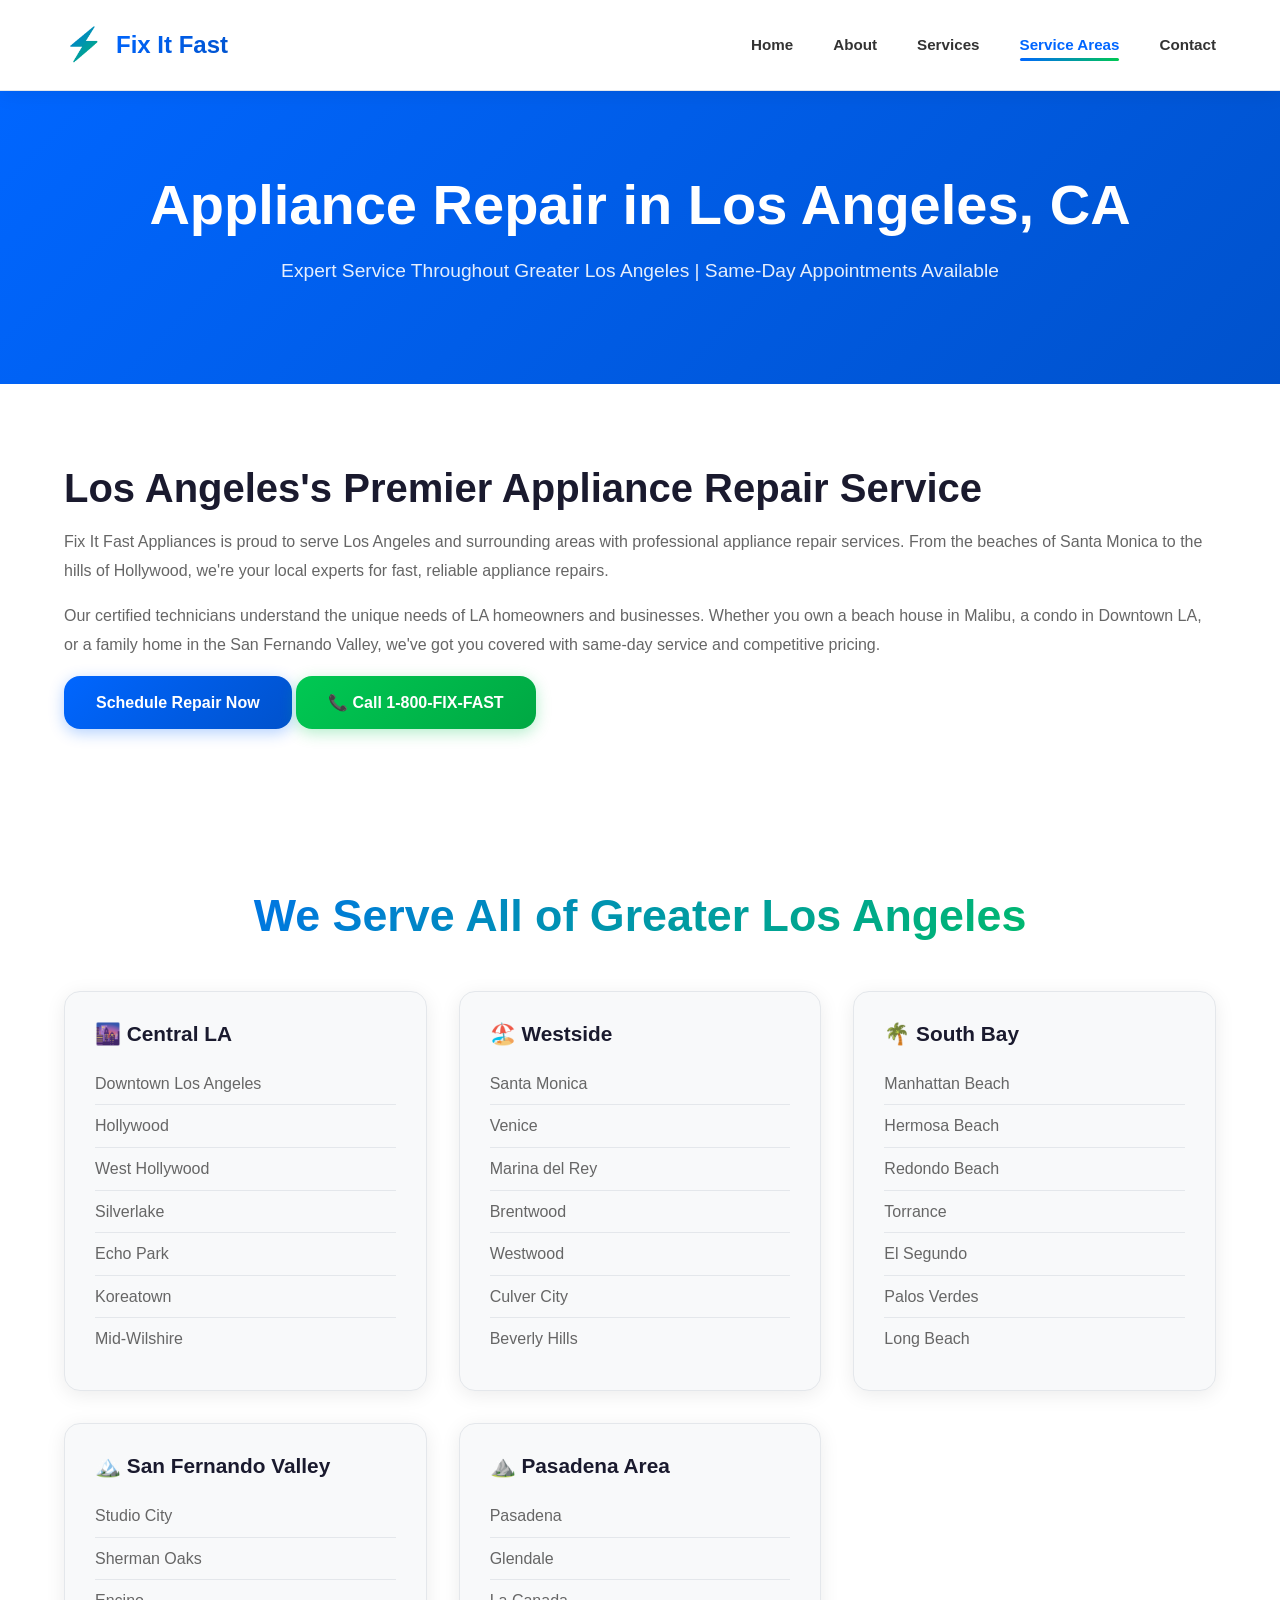
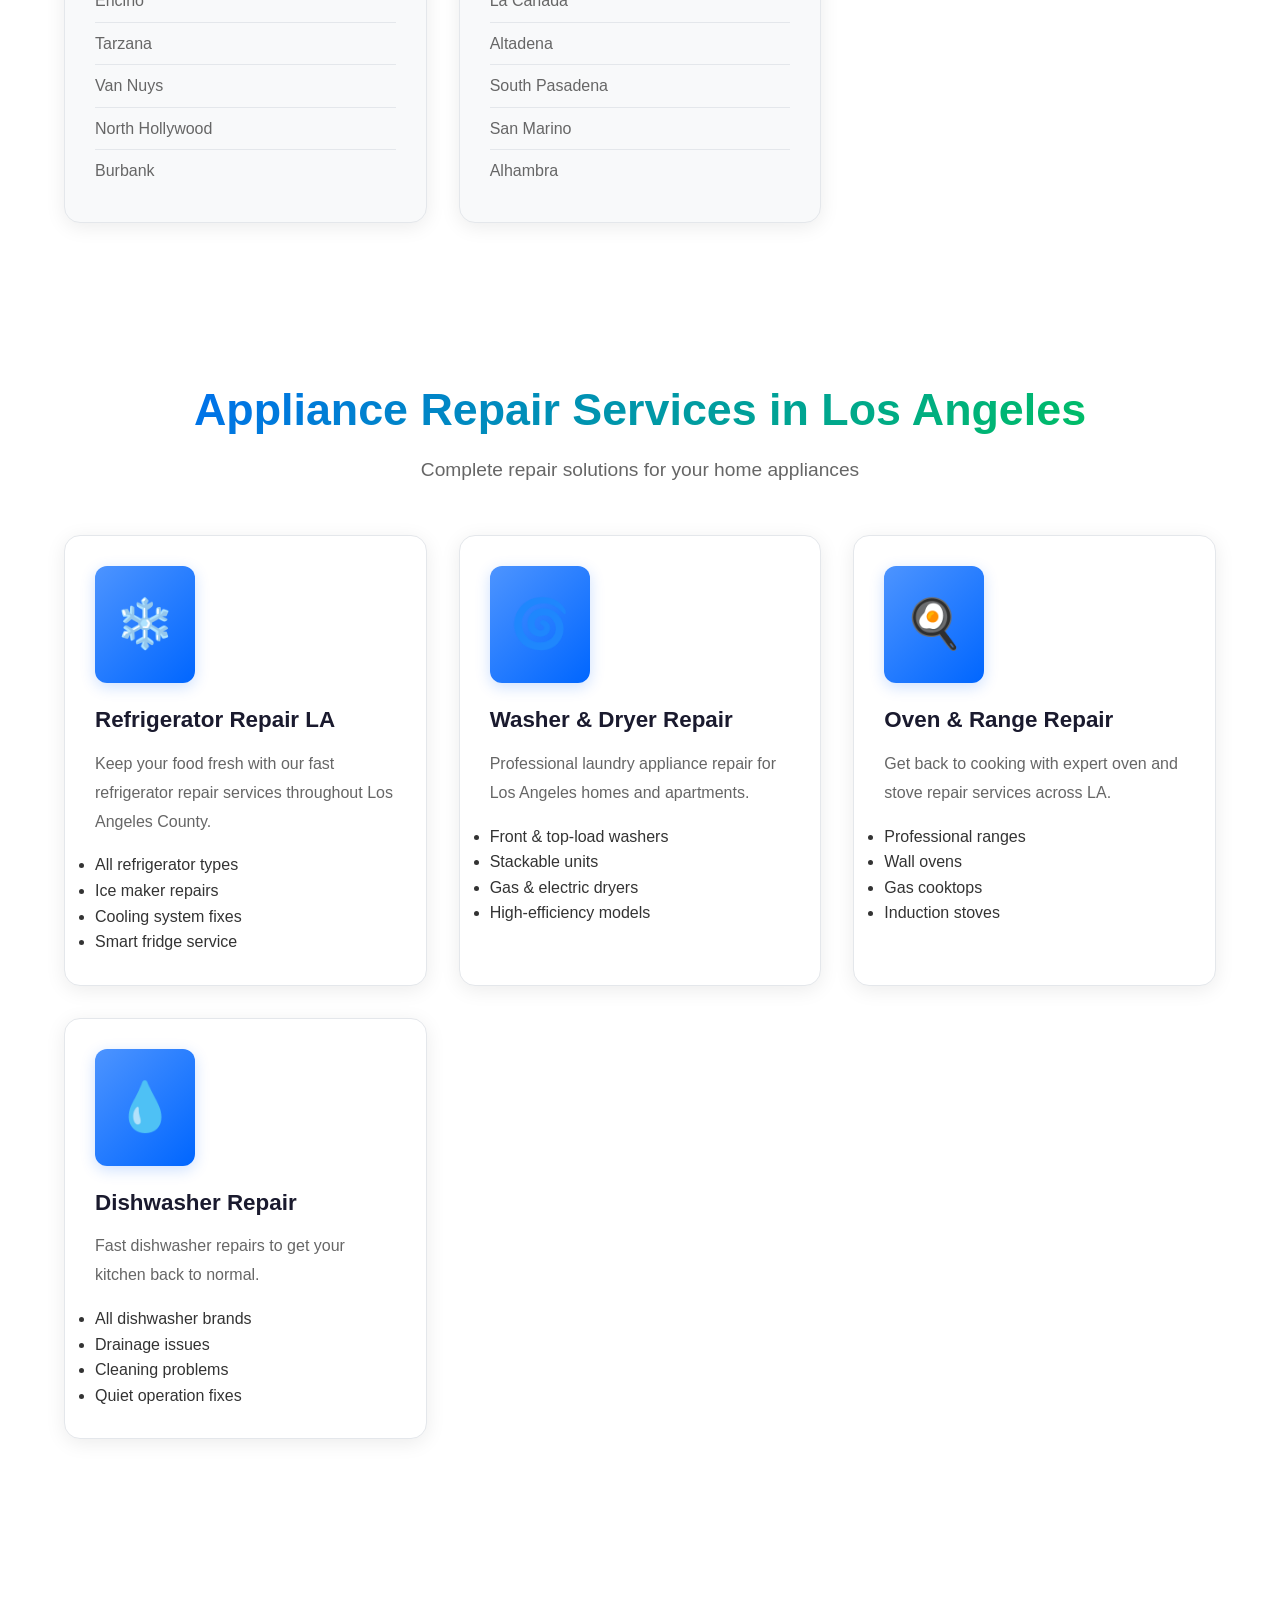
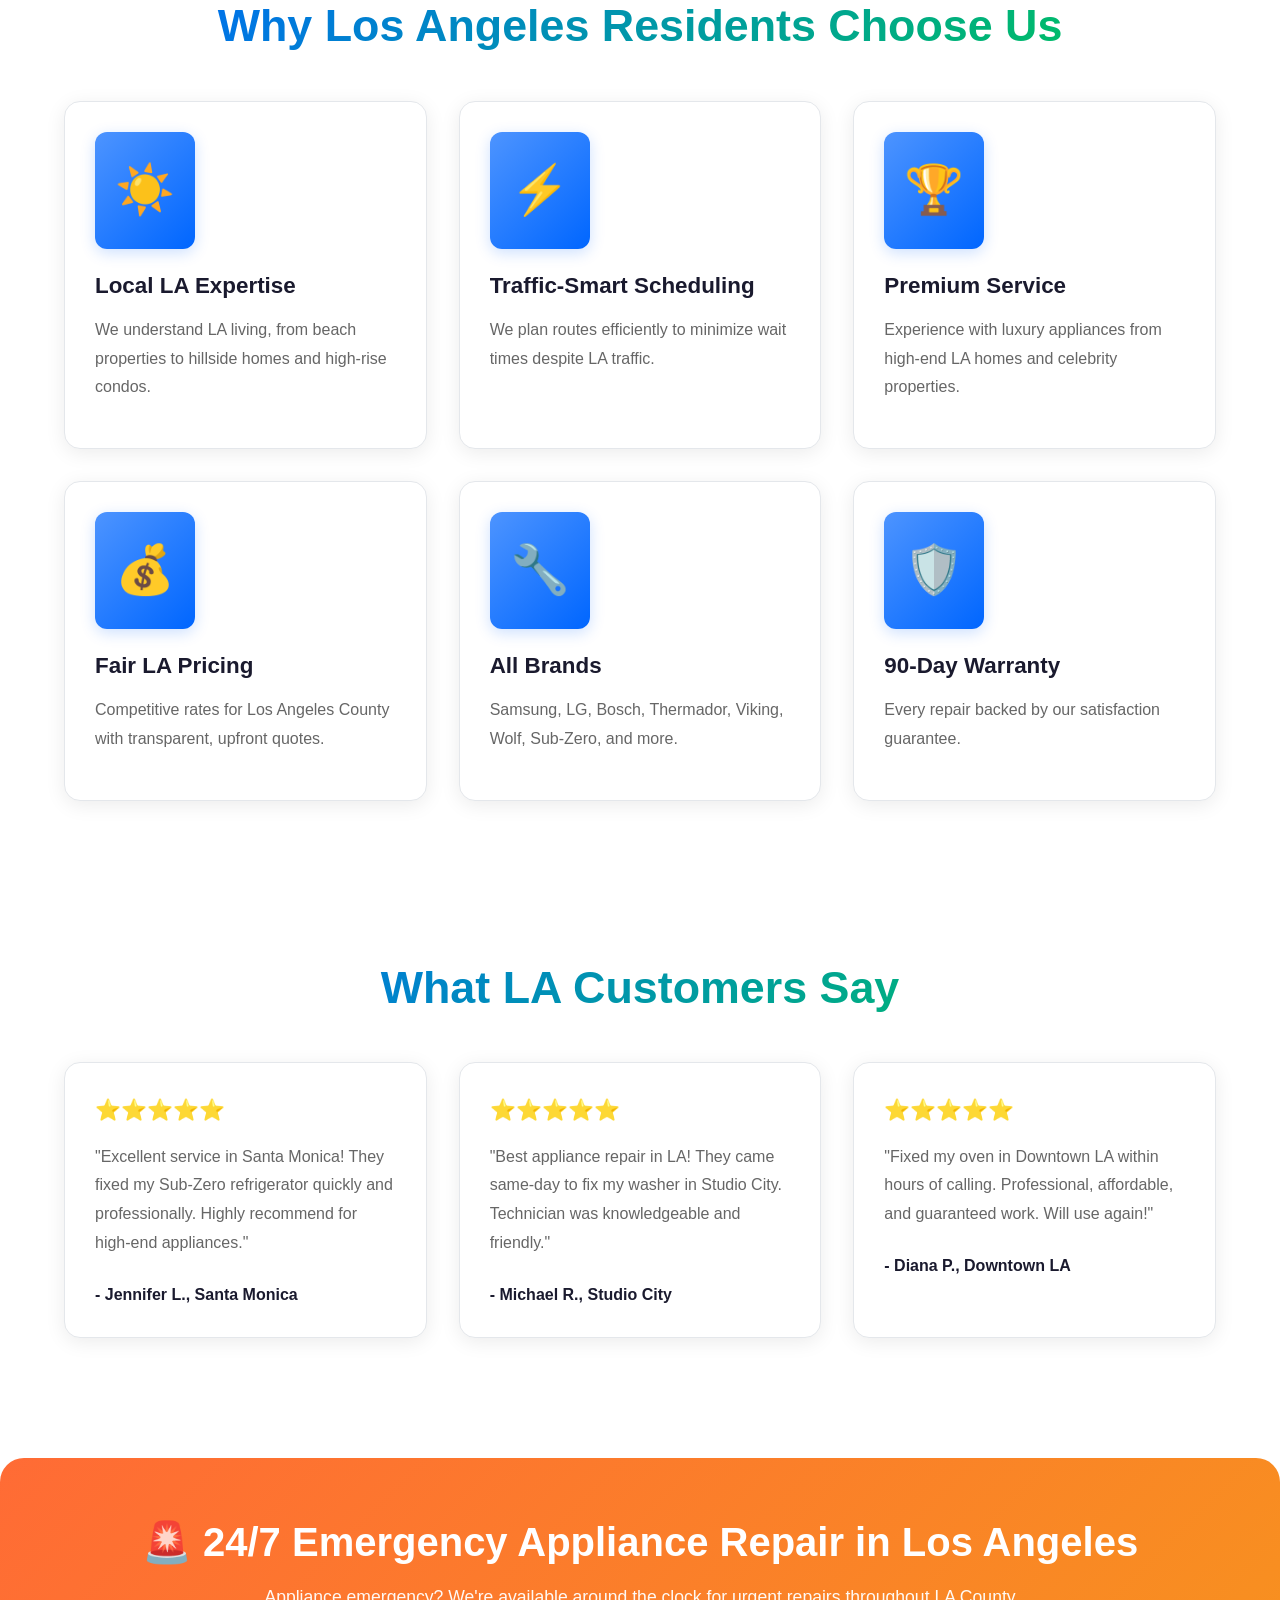
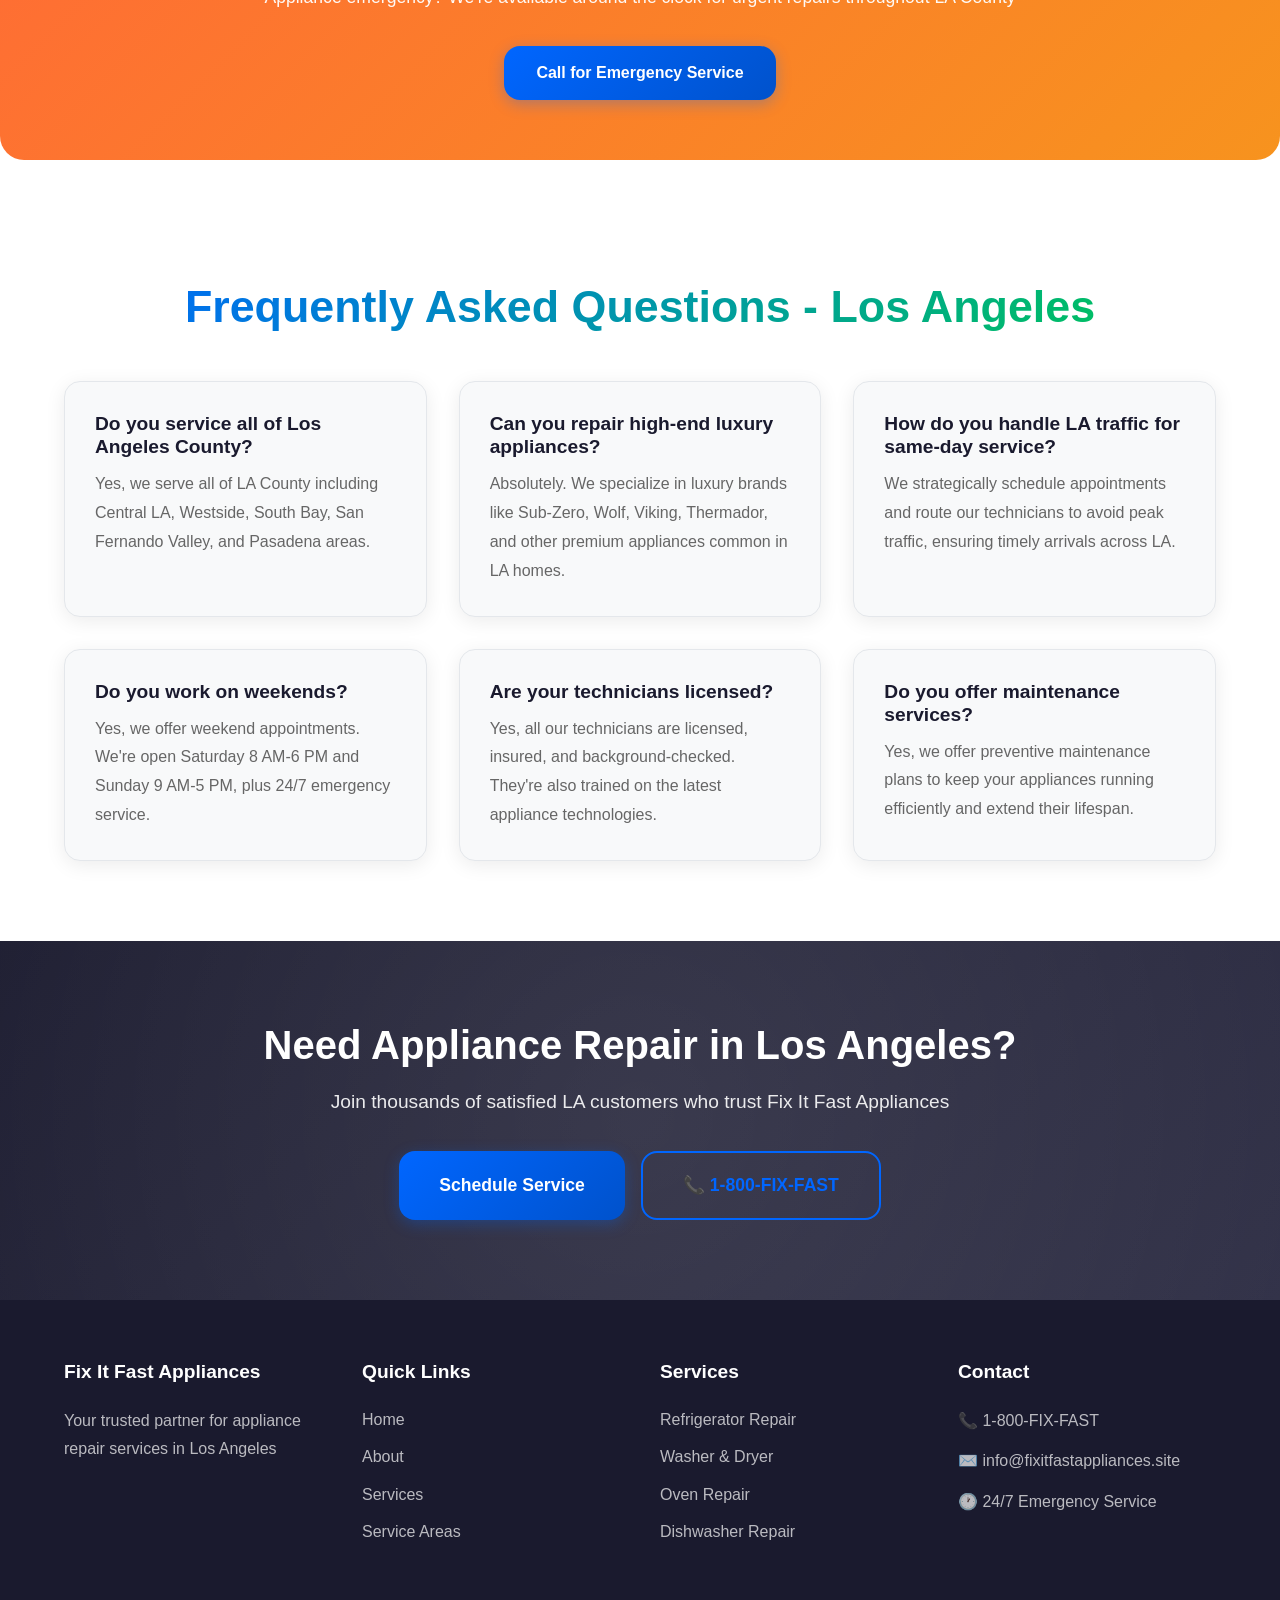
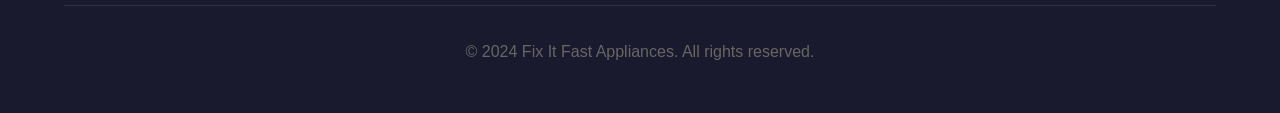
<file: locations/los-angeles-ca.html>
<!DOCTYPE html>
<html lang="en">
<head>
    <meta charset="UTF-8">
    <meta name="viewport" content="width=device-width, initial-scale=1.0">
    <title>Appliance Repair Los Angeles CA | Same-Day Service | Fix It Fast Appliances</title>

    <!-- SEO Meta Tags -->
    <meta name="description" content="Professional appliance repair in Los Angeles, CA. Same-day service for refrigerators, washers, dryers, ovens & more. Licensed technicians. 90-day warranty. Serving Greater LA. Call 1-800-FIX-FAST">
    <meta name="keywords" content="appliance repair Los Angeles, appliance repair LA, Los Angeles appliance service, refrigerator repair LA, washer repair Los Angeles, dryer repair Hollywood, oven repair Santa Monica, Beverly Hills appliance repair">
    <meta name="author" content="Fix It Fast Appliances">
    <meta name="robots" content="index, follow">
    <link rel="canonical" href="https://fixitfastappliances.site/locations/los-angeles-ca.html">

    <!-- Open Graph / Facebook -->
    <meta property="og:type" content="website">
    <meta property="og:url" content="https://fixitfastappliances.site/locations/los-angeles-ca.html">
    <meta property="og:title" content="Appliance Repair Los Angeles CA - Fix It Fast Appliances">
    <meta property="og:description" content="Professional appliance repair in Los Angeles, CA. Same-day service for all major appliances. Licensed technicians. 90-day warranty.">
    <meta property="og:image" content="https://fixitfastappliances.site/images/los-angeles-og-image.jpg">

    <!-- Twitter Card -->
    <meta name="twitter:card" content="summary_large_image">
    <meta name="twitter:url" content="https://fixitfastappliances.site/locations/los-angeles-ca.html">
    <meta name="twitter:title" content="Appliance Repair Los Angeles CA - Fix It Fast Appliances">
    <meta name="twitter:description" content="Professional appliance repair in Los Angeles, CA. Same-day service for all major appliances.">
    <meta name="twitter:image" content="https://fixitfastappliances.site/images/los-angeles-twitter-image.jpg">

    <link rel="stylesheet" href="../styles.css">

    <!-- Breadcrumb Schema -->
    <script type="application/ld+json">
    {
      "@context": "https://schema.org",
      "@type": "BreadcrumbList",
      "itemListElement": [
        {
          "@type": "ListItem",
          "position": 1,
          "name": "Home",
          "item": "https://fixitfastappliances.site/"
        },
        {
          "@type": "ListItem",
          "position": 2,
          "name": "Service Areas",
          "item": "https://fixitfastappliances.site/cities.html"
        },
        {
          "@type": "ListItem",
          "position": 3,
          "name": "Los Angeles, CA",
          "item": "https://fixitfastappliances.site/locations/los-angeles-ca.html"
        }
      ]
    }
    </script>

    <!-- LocalBusiness Schema for Los Angeles -->
    <script type="application/ld+json">
    {
      "@context": "https://schema.org",
      "@type": "LocalBusiness",
      "name": "Fix It Fast Appliances - Los Angeles",
      "image": "https://fixitfastappliances.site/images/logo.jpg",
      "url": "https://fixitfastappliances.site/locations/los-angeles-ca.html",
      "telephone": "1-800-FIX-FAST",
      "email": "info@fixitfastappliances.site",
      "priceRange": "$$",
      "address": {
        "@type": "PostalAddress",
        "addressLocality": "Los Angeles",
        "addressRegion": "CA",
        "addressCountry": "US"
      },
      "geo": {
        "@type": "GeoCoordinates",
        "latitude": "34.0522",
        "longitude": "-118.2437"
      },
      "areaServed": {
        "@type": "City",
        "name": "Los Angeles",
        "containedIn": {
          "@type": "State",
          "name": "California"
        }
      },
      "openingHoursSpecification": [
        {
          "@type": "OpeningHoursSpecification",
          "dayOfWeek": ["Monday", "Tuesday", "Wednesday", "Thursday", "Friday"],
          "opens": "07:00",
          "closes": "20:00"
        },
        {
          "@type": "OpeningHoursSpecification",
          "dayOfWeek": "Saturday",
          "opens": "08:00",
          "closes": "18:00"
        },
        {
          "@type": "OpeningHoursSpecification",
          "dayOfWeek": "Sunday",
          "opens": "09:00",
          "closes": "17:00"
        }
      ],
      "aggregateRating": {
        "@type": "AggregateRating",
        "ratingValue": "4.8",
        "reviewCount": "287",
        "bestRating": "5",
        "worstRating": "1"
      }
    }
    </script>
</head>
<body>
    <!-- Navigation -->
    <nav class="navbar">
        <div class="container">
            <div class="nav-wrapper">
                <a href="../index.html" class="logo">
                    <span class="logo-icon">⚡</span>
                    <span class="logo-text">Fix It Fast</span>
                </a>
                <ul class="nav-menu" id="navMenu">
                    <li><a href="../index.html">Home</a></li>
                    <li><a href="../about.html">About</a></li>
                    <li><a href="../services.html">Services</a></li>
                    <li><a href="../cities.html" class="active">Service Areas</a></li>
                    <li><a href="../contact.html">Contact</a></li>
                </ul>
                <button class="mobile-toggle" id="mobileToggle">
                    <span></span>
                    <span></span>
                    <span></span>
                </button>
            </div>
        </div>
    </nav>

    <!-- Page Header -->
    <section class="page-header">
        <div class="container">
            <h1>Appliance Repair in Los Angeles, CA</h1>
            <p>Expert Service Throughout Greater Los Angeles | Same-Day Appointments Available</p>
        </div>
    </section>

    <!-- Location Hero -->
    <section class="location-hero">
        <div class="container">
            <div class="location-intro">
                <h2>Los Angeles's Premier Appliance Repair Service</h2>
                <p>Fix It Fast Appliances is proud to serve Los Angeles and surrounding areas with professional appliance repair services. From the beaches of Santa Monica to the hills of Hollywood, we're your local experts for fast, reliable appliance repairs.</p>
                <p>Our certified technicians understand the unique needs of LA homeowners and businesses. Whether you own a beach house in Malibu, a condo in Downtown LA, or a family home in the San Fernando Valley, we've got you covered with same-day service and competitive pricing.</p>
                <div class="location-cta">
                    <a href="../contact.html" class="btn btn-primary">Schedule Repair Now</a>
                    <a href="tel:1-800-FIX-FAST" class="btn btn-secondary">📞 Call 1-800-FIX-FAST</a>
                </div>
            </div>
        </div>
    </section>

    <!-- Service Areas in LA -->
    <section class="la-areas">
        <div class="container">
            <h2 class="section-title">We Serve All of Greater Los Angeles</h2>
            <div class="areas-grid">
                <div class="area-card">
                    <h3>🌆 Central LA</h3>
                    <ul>
                        <li>Downtown Los Angeles</li>
                        <li>Hollywood</li>
                        <li>West Hollywood</li>
                        <li>Silverlake</li>
                        <li>Echo Park</li>
                        <li>Koreatown</li>
                        <li>Mid-Wilshire</li>
                    </ul>
                </div>
                <div class="area-card">
                    <h3>🏖️ Westside</h3>
                    <ul>
                        <li>Santa Monica</li>
                        <li>Venice</li>
                        <li>Marina del Rey</li>
                        <li>Brentwood</li>
                        <li>Westwood</li>
                        <li>Culver City</li>
                        <li>Beverly Hills</li>
                    </ul>
                </div>
                <div class="area-card">
                    <h3>🌴 South Bay</h3>
                    <ul>
                        <li>Manhattan Beach</li>
                        <li>Hermosa Beach</li>
                        <li>Redondo Beach</li>
                        <li>Torrance</li>
                        <li>El Segundo</li>
                        <li>Palos Verdes</li>
                        <li>Long Beach</li>
                    </ul>
                </div>
                <div class="area-card">
                    <h3>🏔️ San Fernando Valley</h3>
                    <ul>
                        <li>Studio City</li>
                        <li>Sherman Oaks</li>
                        <li>Encino</li>
                        <li>Tarzana</li>
                        <li>Van Nuys</li>
                        <li>North Hollywood</li>
                        <li>Burbank</li>
                    </ul>
                </div>
                <div class="area-card">
                    <h3>⛰️ Pasadena Area</h3>
                    <ul>
                        <li>Pasadena</li>
                        <li>Glendale</li>
                        <li>La Canada</li>
                        <li>Altadena</li>
                        <li>South Pasadena</li>
                        <li>San Marino</li>
                        <li>Alhambra</li>
                    </ul>
                </div>
            </div>
        </div>
    </section>

    <!-- Services in LA -->
    <section class="location-services">
        <div class="container">
            <h2 class="section-title">Appliance Repair Services in Los Angeles</h2>
            <p class="section-subtitle">Complete repair solutions for your home appliances</p>
            <div class="services-grid">
                <div class="service-card">
                    <div class="service-icon">❄️</div>
                    <h3>Refrigerator Repair LA</h3>
                    <p>Keep your food fresh with our fast refrigerator repair services throughout Los Angeles County.</p>
                    <ul>
                        <li>All refrigerator types</li>
                        <li>Ice maker repairs</li>
                        <li>Cooling system fixes</li>
                        <li>Smart fridge service</li>
                    </ul>
                </div>
                <div class="service-card">
                    <div class="service-icon">🌀</div>
                    <h3>Washer & Dryer Repair</h3>
                    <p>Professional laundry appliance repair for Los Angeles homes and apartments.</p>
                    <ul>
                        <li>Front & top-load washers</li>
                        <li>Stackable units</li>
                        <li>Gas & electric dryers</li>
                        <li>High-efficiency models</li>
                    </ul>
                </div>
                <div class="service-card">
                    <div class="service-icon">🍳</div>
                    <h3>Oven & Range Repair</h3>
                    <p>Get back to cooking with expert oven and stove repair services across LA.</p>
                    <ul>
                        <li>Professional ranges</li>
                        <li>Wall ovens</li>
                        <li>Gas cooktops</li>
                        <li>Induction stoves</li>
                    </ul>
                </div>
                <div class="service-card">
                    <div class="service-icon">💧</div>
                    <h3>Dishwasher Repair</h3>
                    <p>Fast dishwasher repairs to get your kitchen back to normal.</p>
                    <ul>
                        <li>All dishwasher brands</li>
                        <li>Drainage issues</li>
                        <li>Cleaning problems</li>
                        <li>Quiet operation fixes</li>
                    </ul>
                </div>
            </div>
        </div>
    </section>

    <!-- Why Choose Us LA -->
    <section class="why-choose-location">
        <div class="container">
            <h2 class="section-title">Why Los Angeles Residents Choose Us</h2>
            <div class="benefits-grid">
                <div class="benefit-card">
                    <div class="benefit-icon">☀️</div>
                    <h3>Local LA Expertise</h3>
                    <p>We understand LA living, from beach properties to hillside homes and high-rise condos.</p>
                </div>
                <div class="benefit-card">
                    <div class="benefit-icon">⚡</div>
                    <h3>Traffic-Smart Scheduling</h3>
                    <p>We plan routes efficiently to minimize wait times despite LA traffic.</p>
                </div>
                <div class="benefit-card">
                    <div class="benefit-icon">🏆</div>
                    <h3>Premium Service</h3>
                    <p>Experience with luxury appliances from high-end LA homes and celebrity properties.</p>
                </div>
                <div class="benefit-card">
                    <div class="benefit-icon">💰</div>
                    <h3>Fair LA Pricing</h3>
                    <p>Competitive rates for Los Angeles County with transparent, upfront quotes.</p>
                </div>
                <div class="benefit-card">
                    <div class="benefit-icon">🔧</div>
                    <h3>All Brands</h3>
                    <p>Samsung, LG, Bosch, Thermador, Viking, Wolf, Sub-Zero, and more.</p>
                </div>
                <div class="benefit-card">
                    <div class="benefit-icon">🛡️</div>
                    <h3>90-Day Warranty</h3>
                    <p>Every repair backed by our satisfaction guarantee.</p>
                </div>
            </div>
        </div>
    </section>

    <!-- Testimonials -->
    <section class="location-testimonials">
        <div class="container">
            <h2 class="section-title">What LA Customers Say</h2>
            <div class="testimonials-grid">
                <div class="testimonial-card">
                    <div class="stars">⭐⭐⭐⭐⭐</div>
                    <p>"Excellent service in Santa Monica! They fixed my Sub-Zero refrigerator quickly and professionally. Highly recommend for high-end appliances."</p>
                    <div class="reviewer">- Jennifer L., Santa Monica</div>
                </div>
                <div class="testimonial-card">
                    <div class="stars">⭐⭐⭐⭐⭐</div>
                    <p>"Best appliance repair in LA! They came same-day to fix my washer in Studio City. Technician was knowledgeable and friendly."</p>
                    <div class="reviewer">- Michael R., Studio City</div>
                </div>
                <div class="testimonial-card">
                    <div class="stars">⭐⭐⭐⭐⭐</div>
                    <p>"Fixed my oven in Downtown LA within hours of calling. Professional, affordable, and guaranteed work. Will use again!"</p>
                    <div class="reviewer">- Diana P., Downtown LA</div>
                </div>
            </div>
        </div>
    </section>

    <!-- Emergency Service Banner -->
    <section class="emergency-banner">
        <div class="container">
            <h2>🚨 24/7 Emergency Appliance Repair in Los Angeles</h2>
            <p>Appliance emergency? We're available around the clock for urgent repairs throughout LA County</p>
            <a href="tel:1-800-FIX-FAST" class="btn btn-primary">Call for Emergency Service</a>
        </div>
    </section>

    <!-- FAQ for LA -->
    <section class="location-faq">
        <div class="container">
            <h2 class="section-title">Frequently Asked Questions - Los Angeles</h2>
            <div class="faq-grid">
                <div class="faq-item">
                    <h3>Do you service all of Los Angeles County?</h3>
                    <p>Yes, we serve all of LA County including Central LA, Westside, South Bay, San Fernando Valley, and Pasadena areas.</p>
                </div>
                <div class="faq-item">
                    <h3>Can you repair high-end luxury appliances?</h3>
                    <p>Absolutely. We specialize in luxury brands like Sub-Zero, Wolf, Viking, Thermador, and other premium appliances common in LA homes.</p>
                </div>
                <div class="faq-item">
                    <h3>How do you handle LA traffic for same-day service?</h3>
                    <p>We strategically schedule appointments and route our technicians to avoid peak traffic, ensuring timely arrivals across LA.</p>
                </div>
                <div class="faq-item">
                    <h3>Do you work on weekends?</h3>
                    <p>Yes, we offer weekend appointments. We're open Saturday 8 AM-6 PM and Sunday 9 AM-5 PM, plus 24/7 emergency service.</p>
                </div>
                <div class="faq-item">
                    <h3>Are your technicians licensed?</h3>
                    <p>Yes, all our technicians are licensed, insured, and background-checked. They're also trained on the latest appliance technologies.</p>
                </div>
                <div class="faq-item">
                    <h3>Do you offer maintenance services?</h3>
                    <p>Yes, we offer preventive maintenance plans to keep your appliances running efficiently and extend their lifespan.</p>
                </div>
            </div>
        </div>
    </section>

    <!-- CTA Section -->
    <section class="cta-section">
        <div class="container">
            <h2>Need Appliance Repair in Los Angeles?</h2>
            <p>Join thousands of satisfied LA customers who trust Fix It Fast Appliances</p>
            <div class="cta-buttons">
                <a href="../contact.html" class="btn btn-primary btn-large">Schedule Service</a>
                <a href="tel:1-800-FIX-FAST" class="btn btn-outline btn-large">📞 1-800-FIX-FAST</a>
            </div>
        </div>
    </section>

    <!-- Footer -->
    <footer class="footer">
        <div class="container">
            <div class="footer-grid">
                <div class="footer-col">
                    <h4>Fix It Fast Appliances</h4>
                    <p>Your trusted partner for appliance repair services in Los Angeles</p>
                </div>
                <div class="footer-col">
                    <h4>Quick Links</h4>
                    <ul>
                        <li><a href="../index.html">Home</a></li>
                        <li><a href="../about.html">About</a></li>
                        <li><a href="../services.html">Services</a></li>
                        <li><a href="../cities.html">Service Areas</a></li>
                    </ul>
                </div>
                <div class="footer-col">
                    <h4>Services</h4>
                    <ul>
                        <li><a href="../services.html">Refrigerator Repair</a></li>
                        <li><a href="../services.html">Washer & Dryer</a></li>
                        <li><a href="../services.html">Oven Repair</a></li>
                        <li><a href="../services.html">Dishwasher Repair</a></li>
                    </ul>
                </div>
                <div class="footer-col">
                    <h4>Contact</h4>
                    <p>📞 1-800-FIX-FAST</p>
                    <p>✉️ info@fixitfastappliances.site</p>
                    <p>🕐 24/7 Emergency Service</p>
                </div>
            </div>
            <div class="footer-bottom">
                <p>&copy; 2024 Fix It Fast Appliances. All rights reserved.</p>
            </div>
        </div>
    </footer>

    <script src="../script.js"></script>
</body>
</html>
</file>
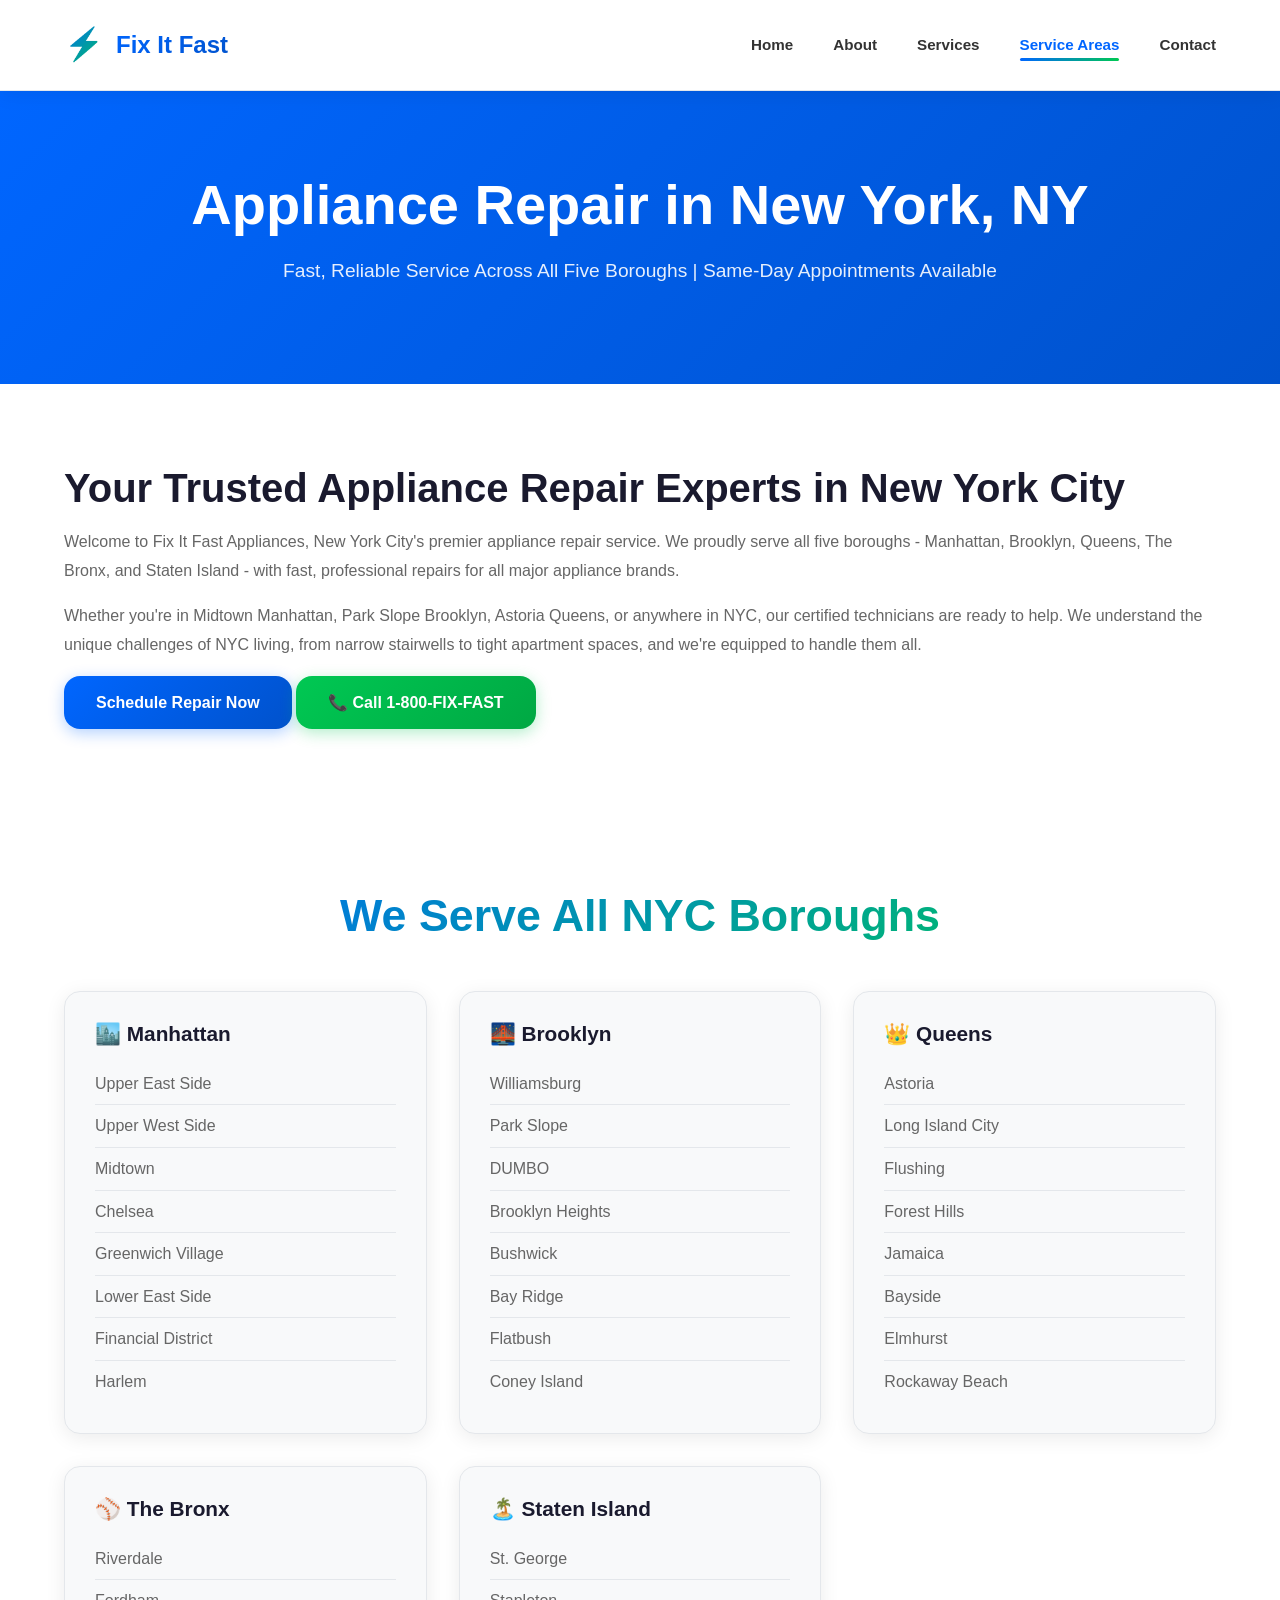
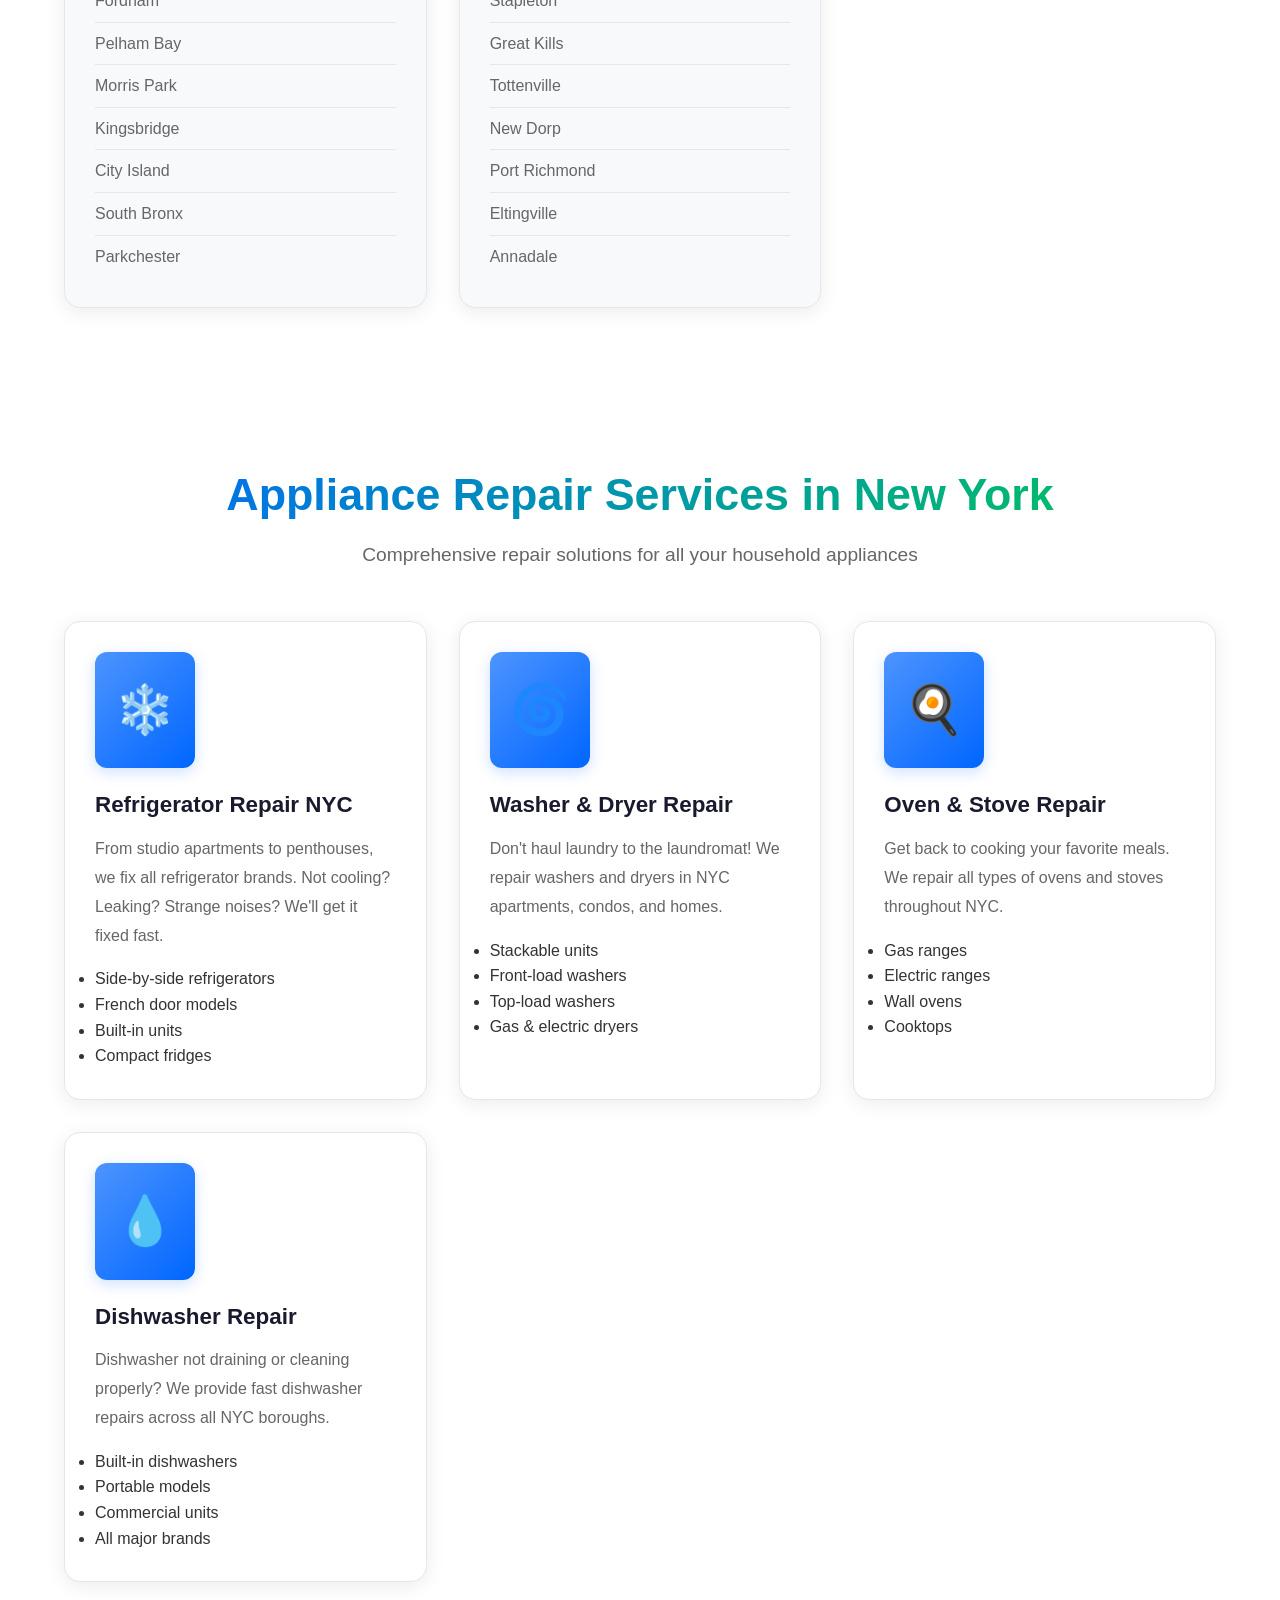
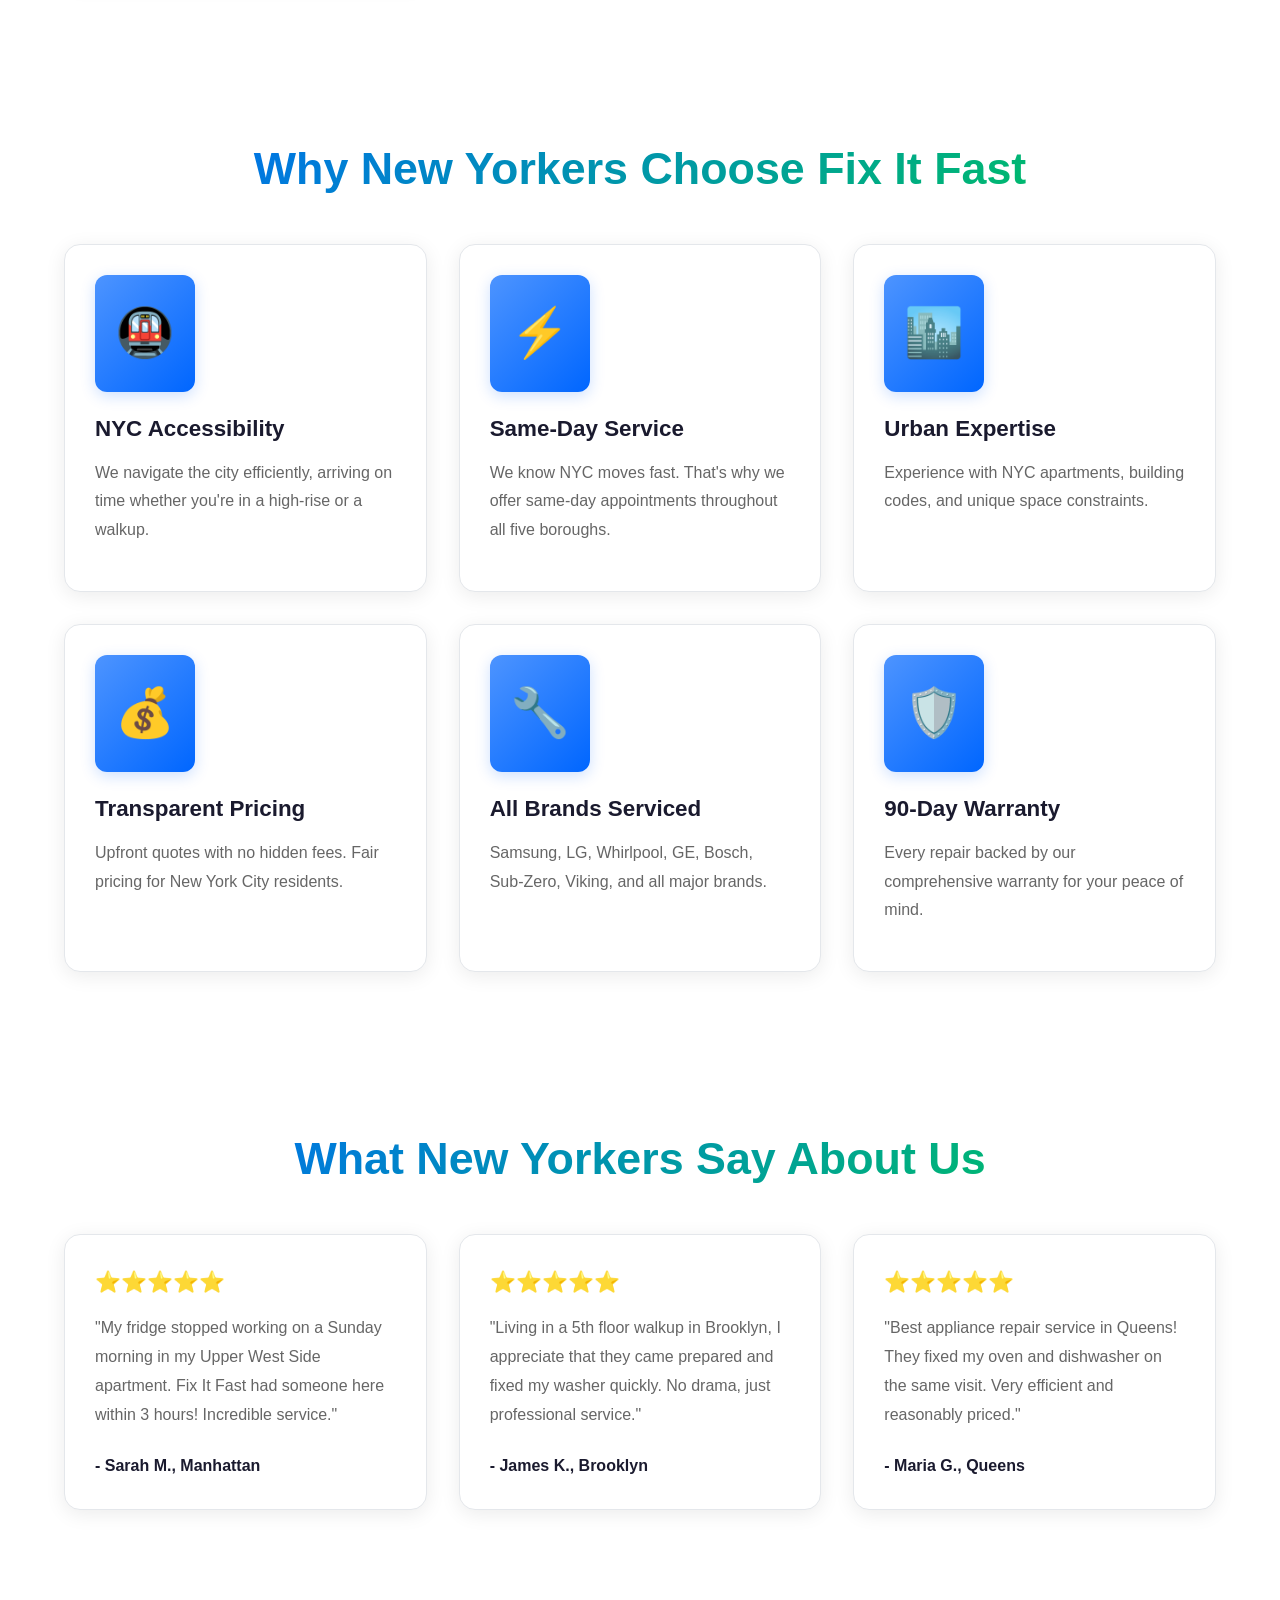
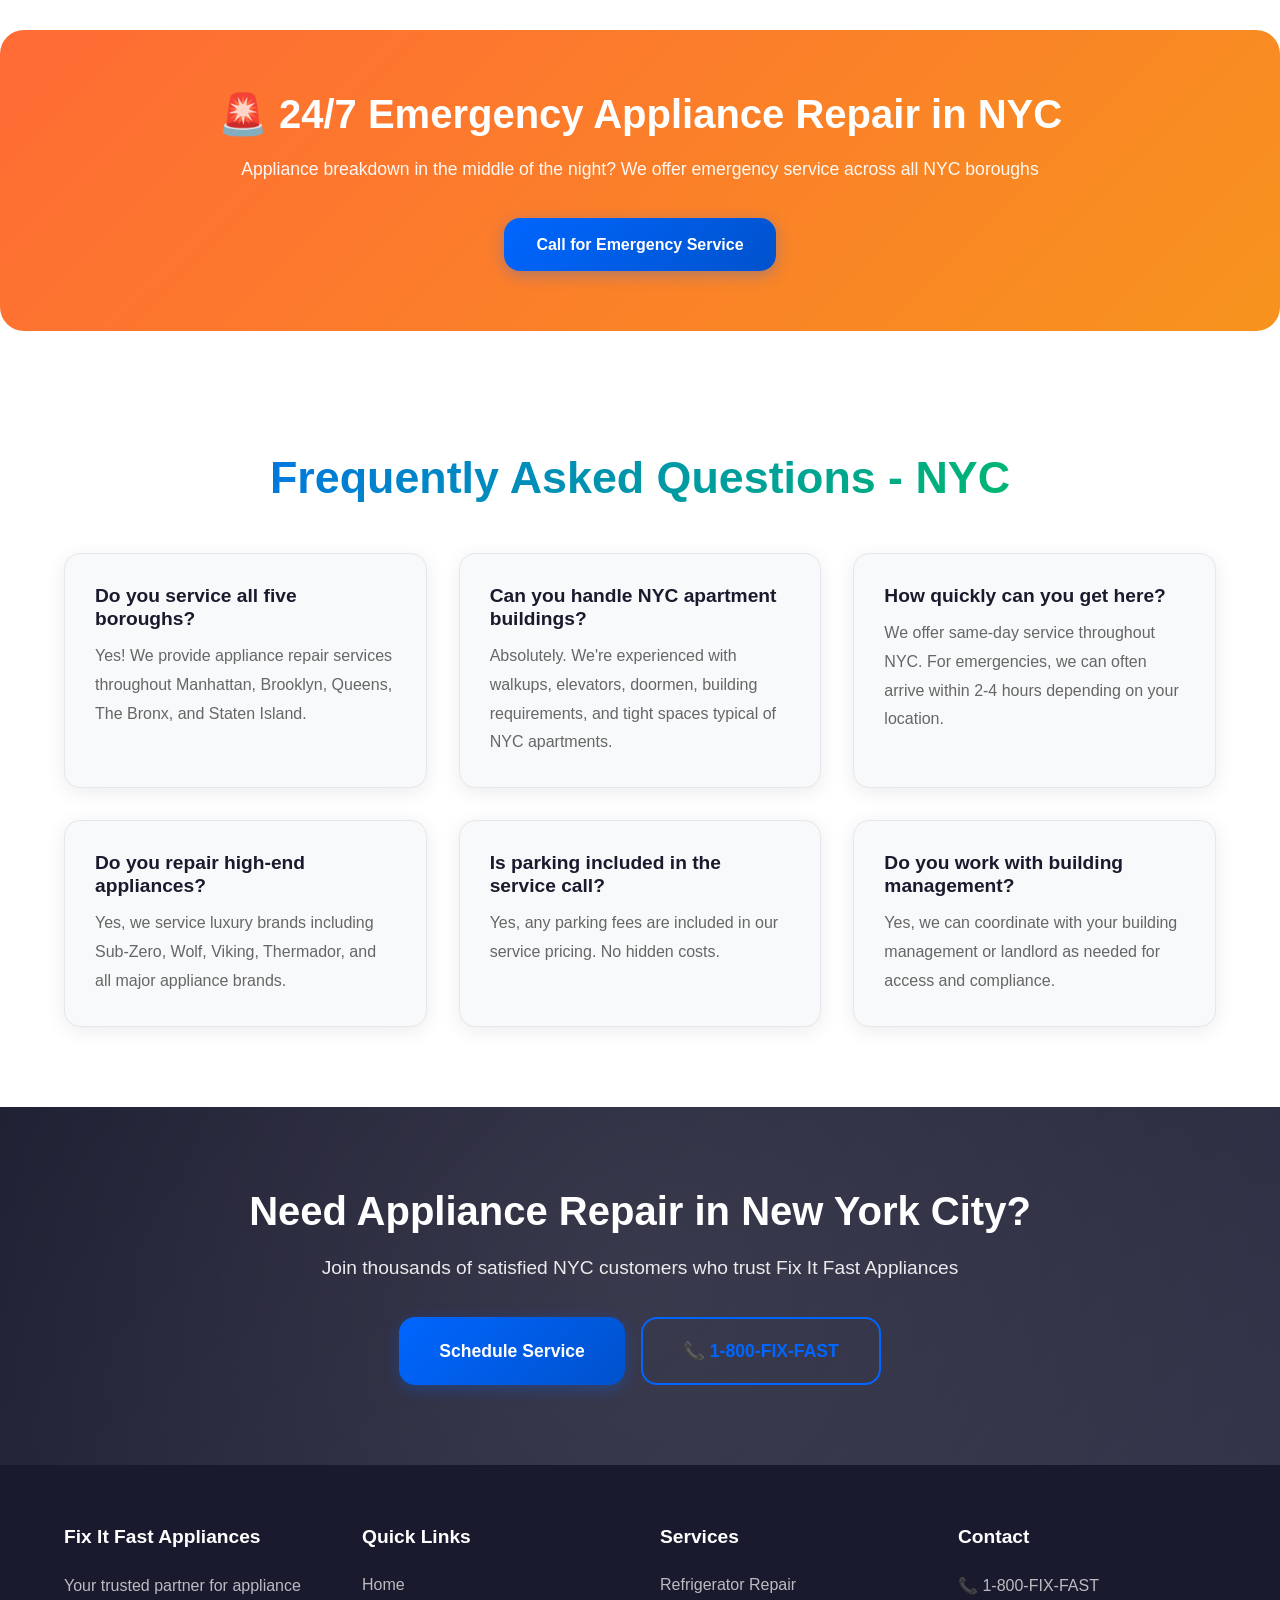
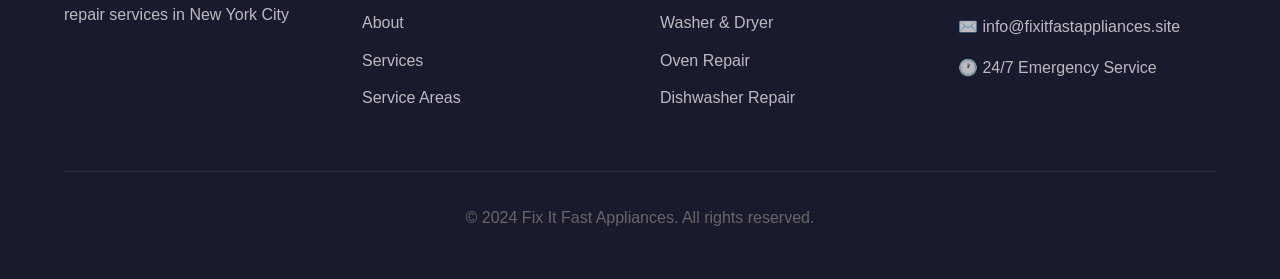
<file: locations/new-york-ny.html>
<!DOCTYPE html>
<html lang="en">
<head>
    <meta charset="UTF-8">
    <meta name="viewport" content="width=device-width, initial-scale=1.0">
    <title>Appliance Repair New York NY | Same-Day Service | Fix It Fast Appliances</title>

    <!-- SEO Meta Tags -->
    <meta name="description" content="Professional appliance repair in New York, NY. Same-day service for refrigerators, washers, dryers, ovens & more. Licensed technicians. 90-day warranty. Serving all NYC boroughs. Call 1-800-FIX-FAST">
    <meta name="keywords" content="appliance repair New York, appliance repair NYC, New York appliance service, refrigerator repair New York, washer repair NYC, dryer repair Manhattan, oven repair Brooklyn, Queens appliance repair">
    <meta name="author" content="Fix It Fast Appliances">
    <meta name="robots" content="index, follow">
    <link rel="canonical" href="https://fixitfastappliances.site/locations/new-york-ny.html">

    <!-- Open Graph / Facebook -->
    <meta property="og:type" content="website">
    <meta property="og:url" content="https://fixitfastappliances.site/locations/new-york-ny.html">
    <meta property="og:title" content="Appliance Repair New York NY - Fix It Fast Appliances">
    <meta property="og:description" content="Professional appliance repair in New York, NY. Same-day service for all major appliances. Licensed technicians. 90-day warranty.">
    <meta property="og:image" content="https://fixitfastappliances.site/images/new-york-og-image.jpg">

    <!-- Twitter Card -->
    <meta name="twitter:card" content="summary_large_image">
    <meta name="twitter:url" content="https://fixitfastappliances.site/locations/new-york-ny.html">
    <meta name="twitter:title" content="Appliance Repair New York NY - Fix It Fast Appliances">
    <meta name="twitter:description" content="Professional appliance repair in New York, NY. Same-day service for all major appliances.">
    <meta name="twitter:image" content="https://fixitfastappliances.site/images/new-york-twitter-image.jpg">

    <link rel="stylesheet" href="../styles.css">

    <!-- Breadcrumb Schema -->
    <script type="application/ld+json">
    {
      "@context": "https://schema.org",
      "@type": "BreadcrumbList",
      "itemListElement": [
        {
          "@type": "ListItem",
          "position": 1,
          "name": "Home",
          "item": "https://fixitfastappliances.site/"
        },
        {
          "@type": "ListItem",
          "position": 2,
          "name": "Service Areas",
          "item": "https://fixitfastappliances.site/cities.html"
        },
        {
          "@type": "ListItem",
          "position": 3,
          "name": "New York, NY",
          "item": "https://fixitfastappliances.site/locations/new-york-ny.html"
        }
      ]
    }
    </script>

    <!-- LocalBusiness Schema for New York -->
    <script type="application/ld+json">
    {
      "@context": "https://schema.org",
      "@type": "LocalBusiness",
      "name": "Fix It Fast Appliances - New York",
      "image": "https://fixitfastappliances.site/images/logo.jpg",
      "url": "https://fixitfastappliances.site/locations/new-york-ny.html",
      "telephone": "1-800-FIX-FAST",
      "email": "info@fixitfastappliances.site",
      "priceRange": "$$",
      "address": {
        "@type": "PostalAddress",
        "addressLocality": "New York",
        "addressRegion": "NY",
        "addressCountry": "US"
      },
      "geo": {
        "@type": "GeoCoordinates",
        "latitude": "40.7128",
        "longitude": "-74.0060"
      },
      "areaServed": {
        "@type": "City",
        "name": "New York",
        "containedIn": {
          "@type": "State",
          "name": "New York"
        }
      },
      "openingHoursSpecification": [
        {
          "@type": "OpeningHoursSpecification",
          "dayOfWeek": ["Monday", "Tuesday", "Wednesday", "Thursday", "Friday"],
          "opens": "07:00",
          "closes": "20:00"
        },
        {
          "@type": "OpeningHoursSpecification",
          "dayOfWeek": "Saturday",
          "opens": "08:00",
          "closes": "18:00"
        },
        {
          "@type": "OpeningHoursSpecification",
          "dayOfWeek": "Sunday",
          "opens": "09:00",
          "closes": "17:00"
        }
      ],
      "aggregateRating": {
        "@type": "AggregateRating",
        "ratingValue": "4.9",
        "reviewCount": "324",
        "bestRating": "5",
        "worstRating": "1"
      }
    }
    </script>
</head>
<body>
    <!-- Navigation -->
    <nav class="navbar">
        <div class="container">
            <div class="nav-wrapper">
                <a href="../index.html" class="logo">
                    <span class="logo-icon">⚡</span>
                    <span class="logo-text">Fix It Fast</span>
                </a>
                <ul class="nav-menu" id="navMenu">
                    <li><a href="../index.html">Home</a></li>
                    <li><a href="../about.html">About</a></li>
                    <li><a href="../services.html">Services</a></li>
                    <li><a href="../cities.html" class="active">Service Areas</a></li>
                    <li><a href="../contact.html">Contact</a></li>
                </ul>
                <button class="mobile-toggle" id="mobileToggle">
                    <span></span>
                    <span></span>
                    <span></span>
                </button>
            </div>
        </div>
    </nav>

    <!-- Page Header -->
    <section class="page-header">
        <div class="container">
            <h1>Appliance Repair in New York, NY</h1>
            <p>Fast, Reliable Service Across All Five Boroughs | Same-Day Appointments Available</p>
        </div>
    </section>

    <!-- Location Hero -->
    <section class="location-hero">
        <div class="container">
            <div class="location-intro">
                <h2>Your Trusted Appliance Repair Experts in New York City</h2>
                <p>Welcome to Fix It Fast Appliances, New York City's premier appliance repair service. We proudly serve all five boroughs - Manhattan, Brooklyn, Queens, The Bronx, and Staten Island - with fast, professional repairs for all major appliance brands.</p>
                <p>Whether you're in Midtown Manhattan, Park Slope Brooklyn, Astoria Queens, or anywhere in NYC, our certified technicians are ready to help. We understand the unique challenges of NYC living, from narrow stairwells to tight apartment spaces, and we're equipped to handle them all.</p>
                <div class="location-cta">
                    <a href="../contact.html" class="btn btn-primary">Schedule Repair Now</a>
                    <a href="tel:1-800-FIX-FAST" class="btn btn-secondary">📞 Call 1-800-FIX-FAST</a>
                </div>
            </div>
        </div>
    </section>

    <!-- Service Areas in NYC -->
    <section class="nyc-boroughs">
        <div class="container">
            <h2 class="section-title">We Serve All NYC Boroughs</h2>
            <div class="boroughs-grid">
                <div class="borough-card">
                    <h3>🏙️ Manhattan</h3>
                    <ul>
                        <li>Upper East Side</li>
                        <li>Upper West Side</li>
                        <li>Midtown</li>
                        <li>Chelsea</li>
                        <li>Greenwich Village</li>
                        <li>Lower East Side</li>
                        <li>Financial District</li>
                        <li>Harlem</li>
                    </ul>
                </div>
                <div class="borough-card">
                    <h3>🌉 Brooklyn</h3>
                    <ul>
                        <li>Williamsburg</li>
                        <li>Park Slope</li>
                        <li>DUMBO</li>
                        <li>Brooklyn Heights</li>
                        <li>Bushwick</li>
                        <li>Bay Ridge</li>
                        <li>Flatbush</li>
                        <li>Coney Island</li>
                    </ul>
                </div>
                <div class="borough-card">
                    <h3>👑 Queens</h3>
                    <ul>
                        <li>Astoria</li>
                        <li>Long Island City</li>
                        <li>Flushing</li>
                        <li>Forest Hills</li>
                        <li>Jamaica</li>
                        <li>Bayside</li>
                        <li>Elmhurst</li>
                        <li>Rockaway Beach</li>
                    </ul>
                </div>
                <div class="borough-card">
                    <h3>⚾ The Bronx</h3>
                    <ul>
                        <li>Riverdale</li>
                        <li>Fordham</li>
                        <li>Pelham Bay</li>
                        <li>Morris Park</li>
                        <li>Kingsbridge</li>
                        <li>City Island</li>
                        <li>South Bronx</li>
                        <li>Parkchester</li>
                    </ul>
                </div>
                <div class="borough-card">
                    <h3>🏝️ Staten Island</h3>
                    <ul>
                        <li>St. George</li>
                        <li>Stapleton</li>
                        <li>Great Kills</li>
                        <li>Tottenville</li>
                        <li>New Dorp</li>
                        <li>Port Richmond</li>
                        <li>Eltingville</li>
                        <li>Annadale</li>
                    </ul>
                </div>
            </div>
        </div>
    </section>

    <!-- Services in NYC -->
    <section class="location-services">
        <div class="container">
            <h2 class="section-title">Appliance Repair Services in New York</h2>
            <p class="section-subtitle">Comprehensive repair solutions for all your household appliances</p>
            <div class="services-grid">
                <div class="service-card">
                    <div class="service-icon">❄️</div>
                    <h3>Refrigerator Repair NYC</h3>
                    <p>From studio apartments to penthouses, we fix all refrigerator brands. Not cooling? Leaking? Strange noises? We'll get it fixed fast.</p>
                    <ul>
                        <li>Side-by-side refrigerators</li>
                        <li>French door models</li>
                        <li>Built-in units</li>
                        <li>Compact fridges</li>
                    </ul>
                </div>
                <div class="service-card">
                    <div class="service-icon">🌀</div>
                    <h3>Washer & Dryer Repair</h3>
                    <p>Don't haul laundry to the laundromat! We repair washers and dryers in NYC apartments, condos, and homes.</p>
                    <ul>
                        <li>Stackable units</li>
                        <li>Front-load washers</li>
                        <li>Top-load washers</li>
                        <li>Gas & electric dryers</li>
                    </ul>
                </div>
                <div class="service-card">
                    <div class="service-icon">🍳</div>
                    <h3>Oven & Stove Repair</h3>
                    <p>Get back to cooking your favorite meals. We repair all types of ovens and stoves throughout NYC.</p>
                    <ul>
                        <li>Gas ranges</li>
                        <li>Electric ranges</li>
                        <li>Wall ovens</li>
                        <li>Cooktops</li>
                    </ul>
                </div>
                <div class="service-card">
                    <div class="service-icon">💧</div>
                    <h3>Dishwasher Repair</h3>
                    <p>Dishwasher not draining or cleaning properly? We provide fast dishwasher repairs across all NYC boroughs.</p>
                    <ul>
                        <li>Built-in dishwashers</li>
                        <li>Portable models</li>
                        <li>Commercial units</li>
                        <li>All major brands</li>
                    </ul>
                </div>
            </div>
        </div>
    </section>

    <!-- Why Choose Us NYC -->
    <section class="why-choose-location">
        <div class="container">
            <h2 class="section-title">Why New Yorkers Choose Fix It Fast</h2>
            <div class="benefits-grid">
                <div class="benefit-card">
                    <div class="benefit-icon">🚇</div>
                    <h3>NYC Accessibility</h3>
                    <p>We navigate the city efficiently, arriving on time whether you're in a high-rise or a walkup.</p>
                </div>
                <div class="benefit-card">
                    <div class="benefit-icon">⚡</div>
                    <h3>Same-Day Service</h3>
                    <p>We know NYC moves fast. That's why we offer same-day appointments throughout all five boroughs.</p>
                </div>
                <div class="benefit-card">
                    <div class="benefit-icon">🏙️</div>
                    <h3>Urban Expertise</h3>
                    <p>Experience with NYC apartments, building codes, and unique space constraints.</p>
                </div>
                <div class="benefit-card">
                    <div class="benefit-icon">💰</div>
                    <h3>Transparent Pricing</h3>
                    <p>Upfront quotes with no hidden fees. Fair pricing for New York City residents.</p>
                </div>
                <div class="benefit-card">
                    <div class="benefit-icon">🔧</div>
                    <h3>All Brands Serviced</h3>
                    <p>Samsung, LG, Whirlpool, GE, Bosch, Sub-Zero, Viking, and all major brands.</p>
                </div>
                <div class="benefit-card">
                    <div class="benefit-icon">🛡️</div>
                    <h3>90-Day Warranty</h3>
                    <p>Every repair backed by our comprehensive warranty for your peace of mind.</p>
                </div>
            </div>
        </div>
    </section>

    <!-- Testimonials -->
    <section class="location-testimonials">
        <div class="container">
            <h2 class="section-title">What New Yorkers Say About Us</h2>
            <div class="testimonials-grid">
                <div class="testimonial-card">
                    <div class="stars">⭐⭐⭐⭐⭐</div>
                    <p>"My fridge stopped working on a Sunday morning in my Upper West Side apartment. Fix It Fast had someone here within 3 hours! Incredible service."</p>
                    <div class="reviewer">- Sarah M., Manhattan</div>
                </div>
                <div class="testimonial-card">
                    <div class="stars">⭐⭐⭐⭐⭐</div>
                    <p>"Living in a 5th floor walkup in Brooklyn, I appreciate that they came prepared and fixed my washer quickly. No drama, just professional service."</p>
                    <div class="reviewer">- James K., Brooklyn</div>
                </div>
                <div class="testimonial-card">
                    <div class="stars">⭐⭐⭐⭐⭐</div>
                    <p>"Best appliance repair service in Queens! They fixed my oven and dishwasher on the same visit. Very efficient and reasonably priced."</p>
                    <div class="reviewer">- Maria G., Queens</div>
                </div>
            </div>
        </div>
    </section>

    <!-- Emergency Service Banner -->
    <section class="emergency-banner">
        <div class="container">
            <h2>🚨 24/7 Emergency Appliance Repair in NYC</h2>
            <p>Appliance breakdown in the middle of the night? We offer emergency service across all NYC boroughs</p>
            <a href="tel:1-800-FIX-FAST" class="btn btn-primary">Call for Emergency Service</a>
        </div>
    </section>

    <!-- FAQ for NYC -->
    <section class="location-faq">
        <div class="container">
            <h2 class="section-title">Frequently Asked Questions - NYC</h2>
            <div class="faq-grid">
                <div class="faq-item">
                    <h3>Do you service all five boroughs?</h3>
                    <p>Yes! We provide appliance repair services throughout Manhattan, Brooklyn, Queens, The Bronx, and Staten Island.</p>
                </div>
                <div class="faq-item">
                    <h3>Can you handle NYC apartment buildings?</h3>
                    <p>Absolutely. We're experienced with walkups, elevators, doormen, building requirements, and tight spaces typical of NYC apartments.</p>
                </div>
                <div class="faq-item">
                    <h3>How quickly can you get here?</h3>
                    <p>We offer same-day service throughout NYC. For emergencies, we can often arrive within 2-4 hours depending on your location.</p>
                </div>
                <div class="faq-item">
                    <h3>Do you repair high-end appliances?</h3>
                    <p>Yes, we service luxury brands including Sub-Zero, Wolf, Viking, Thermador, and all major appliance brands.</p>
                </div>
                <div class="faq-item">
                    <h3>Is parking included in the service call?</h3>
                    <p>Yes, any parking fees are included in our service pricing. No hidden costs.</p>
                </div>
                <div class="faq-item">
                    <h3>Do you work with building management?</h3>
                    <p>Yes, we can coordinate with your building management or landlord as needed for access and compliance.</p>
                </div>
            </div>
        </div>
    </section>

    <!-- CTA Section -->
    <section class="cta-section">
        <div class="container">
            <h2>Need Appliance Repair in New York City?</h2>
            <p>Join thousands of satisfied NYC customers who trust Fix It Fast Appliances</p>
            <div class="cta-buttons">
                <a href="../contact.html" class="btn btn-primary btn-large">Schedule Service</a>
                <a href="tel:1-800-FIX-FAST" class="btn btn-outline btn-large">📞 1-800-FIX-FAST</a>
            </div>
        </div>
    </section>

    <!-- Footer -->
    <footer class="footer">
        <div class="container">
            <div class="footer-grid">
                <div class="footer-col">
                    <h4>Fix It Fast Appliances</h4>
                    <p>Your trusted partner for appliance repair services in New York City</p>
                </div>
                <div class="footer-col">
                    <h4>Quick Links</h4>
                    <ul>
                        <li><a href="../index.html">Home</a></li>
                        <li><a href="../about.html">About</a></li>
                        <li><a href="../services.html">Services</a></li>
                        <li><a href="../cities.html">Service Areas</a></li>
                    </ul>
                </div>
                <div class="footer-col">
                    <h4>Services</h4>
                    <ul>
                        <li><a href="../services.html">Refrigerator Repair</a></li>
                        <li><a href="../services.html">Washer & Dryer</a></li>
                        <li><a href="../services.html">Oven Repair</a></li>
                        <li><a href="../services.html">Dishwasher Repair</a></li>
                    </ul>
                </div>
                <div class="footer-col">
                    <h4>Contact</h4>
                    <p>📞 1-800-FIX-FAST</p>
                    <p>✉️ info@fixitfastappliances.site</p>
                    <p>🕐 24/7 Emergency Service</p>
                </div>
            </div>
            <div class="footer-bottom">
                <p>&copy; 2024 Fix It Fast Appliances. All rights reserved.</p>
            </div>
        </div>
    </footer>

    <script src="../script.js"></script>
</body>
</html>
</file>
<file: styles.css>
/* ===== MODERN REDESIGN - FIX IT FAST APPLIANCES ===== */

/* CSS Reset & Variables */
* {
    margin: 0;
    padding: 0;
    box-sizing: border-box;
}

:root {
    /* Modern Color Palette */
    --primary: #0066FF;
    --primary-dark: #0052CC;
    --primary-light: #4D94FF;
    --secondary: #00C853;
    --accent: #FF6B35;
    --dark: #1A1A2E;
    --dark-light: #2D2D44;
    --text: #333333;
    --text-light: #666666;
    --text-lighter: #999999;
    --bg: #FFFFFF;
    --bg-light: #F8F9FA;
    --bg-lighter: #F0F2F5;
    --border: #E4E7EB;
    --shadow: rgba(0, 0, 0, 0.08);
    --shadow-lg: rgba(0, 0, 0, 0.12);

    /* Spacing */
    --section-padding: 80px 0;
    --card-padding: 30px;

    /* Border Radius */
    --radius-sm: 8px;
    --radius-md: 12px;
    --radius-lg: 16px;
    --radius-xl: 24px;

    /* Transitions */
    --transition: all 0.3s cubic-bezier(0.4, 0, 0.2, 1);
}

/* Typography */
body {
    font-family: 'Inter', -apple-system, BlinkMacSystemFont, 'Segoe UI', 'Roboto', sans-serif;
    line-height: 1.6;
    color: var(--text);
    background: var(--bg);
    font-size: 16px;
    overflow-x: hidden;
}

h1, h2, h3, h4, h5, h6 {
    font-weight: 700;
    line-height: 1.2;
    color: var(--dark);
    margin-bottom: 1rem;
}

h1 { font-size: clamp(2rem, 5vw, 3.5rem); }
h2 { font-size: clamp(1.75rem, 4vw, 2.5rem); }
h3 { font-size: clamp(1.25rem, 3vw, 1.75rem); }
h4 { font-size: 1.25rem; }

p {
    margin-bottom: 1rem;
    color: var(--text-light);
    line-height: 1.8;
}

a {
    text-decoration: none;
    color: inherit;
    transition: var(--transition);
}

img {
    max-width: 100%;
    height: auto;
    display: block;
}

/* Container */
.container {
    max-width: 1200px;
    margin: 0 auto;
    padding: 0 24px;
}

/* ===== NAVIGATION ===== */
.navbar {
    background: var(--bg);
    backdrop-filter: blur(10px);
    box-shadow: 0 2px 20px var(--shadow);
    position: sticky;
    top: 0;
    z-index: 1000;
    border-bottom: 1px solid var(--border);
}

.nav-wrapper {
    display: flex;
    justify-content: space-between;
    align-items: center;
    padding: 1.2rem 0;
}

.logo {
    display: flex;
    align-items: center;
    gap: 12px;
    font-size: 1.5rem;
    font-weight: 800;
    color: var(--dark);
    transition: var(--transition);
}

.logo:hover {
    transform: translateY(-2px);
}

.logo-icon {
    font-size: 2rem;
    background: linear-gradient(135deg, var(--primary), var(--secondary));
    -webkit-background-clip: text;
    -webkit-text-fill-color: transparent;
    background-clip: text;
}

.logo-text {
    background: linear-gradient(135deg, var(--primary), var(--primary-dark));
    -webkit-background-clip: text;
    -webkit-text-fill-color: transparent;
    background-clip: text;
}

.nav-menu {
    display: flex;
    list-style: none;
    gap: 2.5rem;
    align-items: center;
}

.nav-menu a {
    color: var(--text);
    font-weight: 600;
    font-size: 0.95rem;
    position: relative;
    padding: 0.5rem 0;
    transition: var(--transition);
}

.nav-menu a::after {
    content: '';
    position: absolute;
    bottom: 0;
    left: 0;
    width: 0;
    height: 3px;
    background: linear-gradient(90deg, var(--primary), var(--secondary));
    transition: width 0.3s ease;
    border-radius: 10px;
}

.nav-menu a:hover,
.nav-menu a.active {
    color: var(--primary);
}

.nav-menu a:hover::after,
.nav-menu a.active::after {
    width: 100%;
}

.mobile-toggle {
    display: none;
    flex-direction: column;
    gap: 5px;
    background: none;
    border: none;
    cursor: pointer;
    padding: 8px;
}

.mobile-toggle span {
    width: 25px;
    height: 3px;
    background: var(--dark);
    border-radius: 3px;
    transition: var(--transition);
}

/* ===== BUTTONS ===== */
.btn {
    display: inline-flex;
    align-items: center;
    justify-content: center;
    padding: 14px 32px;
    font-size: 1rem;
    font-weight: 600;
    border-radius: var(--radius-lg);
    cursor: pointer;
    transition: var(--transition);
    border: none;
    text-decoration: none;
    position: relative;
    overflow: hidden;
    z-index: 1;
}

.btn::before {
    content: '';
    position: absolute;
    top: 50%;
    left: 50%;
    width: 0;
    height: 0;
    border-radius: 50%;
    background: rgba(255, 255, 255, 0.2);
    transform: translate(-50%, -50%);
    transition: width 0.6s, height 0.6s;
    z-index: -1;
}

.btn:hover::before {
    width: 300px;
    height: 300px;
}

.btn-primary {
    background: linear-gradient(135deg, var(--primary), var(--primary-dark));
    color: white;
    box-shadow: 0 4px 15px rgba(0, 102, 255, 0.3);
}

.btn-primary:hover {
    transform: translateY(-2px);
    box-shadow: 0 6px 20px rgba(0, 102, 255, 0.4);
}

.btn-secondary {
    background: linear-gradient(135deg, var(--secondary), #00A843);
    color: white;
    box-shadow: 0 4px 15px rgba(0, 200, 83, 0.3);
}

.btn-secondary:hover {
    transform: translateY(-2px);
    box-shadow: 0 6px 20px rgba(0, 200, 83, 0.4);
}

.btn-outline {
    background: transparent;
    color: var(--primary);
    border: 2px solid var(--primary);
}

.btn-outline:hover {
    background: var(--primary);
    color: white;
    transform: translateY(-2px);
}

.btn-large {
    padding: 18px 40px;
    font-size: 1.1rem;
}

.btn-small {
    padding: 10px 20px;
    font-size: 0.9rem;
}

/* ===== HERO SECTION ===== */
.hero {
    background: linear-gradient(135deg, #667eea 0%, #764ba2 100%);
    background: linear-gradient(135deg, var(--primary) 0%, var(--primary-dark) 50%, var(--secondary) 100%);
    color: white;
    padding: 100px 0 120px;
    position: relative;
    overflow: hidden;
}

.hero::before {
    content: '';
    position: absolute;
    top: 0;
    left: 0;
    right: 0;
    bottom: 0;
    background: url('data:image/svg+xml,<svg width="100" height="100" xmlns="http://www.w3.org/2000/svg"><circle cx="50" cy="50" r="2" fill="rgba(255,255,255,0.1)"/></svg>');
    opacity: 0.3;
}

.hero-content {
    position: relative;
    z-index: 2;
    text-align: center;
    max-width: 800px;
    margin: 0 auto;
}

.hero-title {
    color: white;
    font-size: clamp(2.5rem, 6vw, 4rem);
    font-weight: 800;
    margin-bottom: 1.5rem;
    text-shadow: 0 4px 20px rgba(0, 0, 0, 0.2);
    animation: fadeInUp 0.8s ease;
}

.hero-subtitle {
    color: rgba(255, 255, 255, 0.95);
    font-size: clamp(1.1rem, 2vw, 1.4rem);
    margin-bottom: 2.5rem;
    line-height: 1.8;
    animation: fadeInUp 0.8s ease 0.2s backwards;
}

.hero-buttons {
    display: flex;
    gap: 1rem;
    justify-content: center;
    flex-wrap: wrap;
    margin-bottom: 3rem;
    animation: fadeInUp 0.8s ease 0.4s backwards;
}

.hero-features {
    display: flex;
    gap: 2rem;
    justify-content: center;
    flex-wrap: wrap;
    animation: fadeInUp 0.8s ease 0.6s backwards;
}

.feature-item {
    display: flex;
    align-items: center;
    gap: 0.5rem;
    background: rgba(255, 255, 255, 0.15);
    backdrop-filter: blur(10px);
    padding: 12px 24px;
    border-radius: var(--radius-lg);
    font-weight: 600;
}

.feature-icon {
    font-size: 1.5rem;
}

@keyframes fadeInUp {
    from {
        opacity: 0;
        transform: translateY(30px);
    }
    to {
        opacity: 1;
        transform: translateY(0);
    }
}

/* ===== PAGE HEADER ===== */
.page-header {
    background: linear-gradient(135deg, var(--primary) 0%, var(--primary-dark) 100%);
    color: white;
    padding: 80px 0;
    text-align: center;
}

.page-header h1 {
    color: white;
    margin-bottom: 1rem;
}

.page-header p {
    color: rgba(255, 255, 255, 0.9);
    font-size: 1.2rem;
}

/* ===== SECTIONS ===== */
section {
    padding: var(--section-padding);
}

.section-title {
    text-align: center;
    margin-bottom: 1rem;
    font-size: clamp(2rem, 4vw, 2.8rem);
    background: linear-gradient(135deg, var(--primary), var(--secondary));
    -webkit-background-clip: text;
    -webkit-text-fill-color: transparent;
    background-clip: text;
}

.section-subtitle {
    text-align: center;
    color: var(--text-light);
    font-size: 1.2rem;
    margin-bottom: 3rem;
    max-width: 600px;
    margin-left: auto;
    margin-right: auto;
}

.text-center {
    text-align: center;
    margin-top: 2.5rem;
}

/* ===== CARDS & GRIDS ===== */
.services-grid,
.benefits-grid,
.cities-grid-detailed,
.boroughs-grid,
.areas-grid,
.testimonials-grid,
.faq-grid,
.problems-grid,
.reviews-grid {
    display: grid;
    grid-template-columns: repeat(auto-fit, minmax(300px, 1fr));
    gap: 2rem;
    margin-top: 3rem;
}

.service-card,
.benefit-card,
.city-card,
.borough-card,
.area-card,
.testimonial-card,
.faq-item,
.problem-item,
.review-card {
    background: var(--bg);
    border-radius: var(--radius-lg);
    padding: var(--card-padding);
    box-shadow: 0 4px 20px var(--shadow);
    transition: var(--transition);
    border: 1px solid var(--border);
}

.service-card:hover,
.benefit-card:hover,
.city-card:hover,
.testimonial-card:hover,
.review-card:hover {
    transform: translateY(-8px);
    box-shadow: 0 8px 30px var(--shadow-lg);
    border-color: var(--primary-light);
}

.service-icon,
.benefit-icon {
    font-size: 3rem;
    margin-bottom: 1.5rem;
    display: inline-block;
    background: linear-gradient(135deg, var(--primary-light), var(--primary));
    padding: 20px;
    border-radius: var(--radius-md);
    box-shadow: 0 4px 15px rgba(0, 102, 255, 0.2);
}

.service-card h3,
.benefit-card h3 {
    color: var(--dark);
    margin-bottom: 1rem;
    font-size: 1.4rem;
}

.service-card p,
.benefit-card p {
    color: var(--text-light);
    line-height: 1.8;
}

/* ===== CITY CARDS ===== */
.city-card {
    position: relative;
}

.city-header {
    display: flex;
    gap: 1rem;
    margin-bottom: 1rem;
    align-items: flex-start;
}

.city-icon {
    font-size: 2.5rem;
    flex-shrink: 0;
}

.city-info h3 {
    color: var(--dark);
    font-size: 1.5rem;
    margin-bottom: 0.25rem;
}

.city-info p {
    color: var(--text-lighter);
    font-size: 0.9rem;
    margin: 0;
}

.city-details p {
    color: var(--text-light);
    margin-bottom: 1.5rem;
}

.city-meta {
    display: flex;
    flex-wrap: wrap;
    gap: 0.5rem;
    margin-bottom: 1.5rem;
}

.meta-tag {
    background: var(--bg-lighter);
    padding: 6px 14px;
    border-radius: var(--radius-sm);
    font-size: 0.85rem;
    color: var(--text);
    font-weight: 600;
}

.city-actions {
    margin-top: 1.5rem;
}

/* ===== CITY TAGS ===== */
.cities-preview {
    display: flex;
    flex-wrap: wrap;
    justify-content: center;
    gap: 1rem;
    margin: 2rem 0;
}

.city-tag {
    background: linear-gradient(135deg, var(--bg-lighter), var(--bg-light));
    padding: 12px 24px;
    border-radius: var(--radius-lg);
    font-weight: 600;
    color: var(--text);
    transition: var(--transition);
    border: 2px solid var(--border);
}

.city-tag:hover {
    background: linear-gradient(135deg, var(--primary), var(--primary-dark));
    color: white;
    transform: translateY(-4px);
    box-shadow: 0 6px 20px rgba(0, 102, 255, 0.3);
}

/* ===== TESTIMONIALS ===== */
.stars {
    color: #FFB800;
    font-size: 1.3rem;
    margin-bottom: 1rem;
}

.reviewer,
.reviewer-info {
    margin-top: 1.5rem;
    font-weight: 600;
    color: var(--dark);
}

.reviewer-info span {
    display: block;
    color: var(--text-lighter);
    font-size: 0.9rem;
    font-weight: 400;
    margin-top: 0.25rem;
}

/* ===== BOROUGH/AREA CARDS ===== */
.borough-card,
.area-card {
    background: var(--bg-light);
}

.borough-card h3,
.area-card h3 {
    color: var(--dark);
    margin-bottom: 1rem;
    font-size: 1.3rem;
}

.borough-card ul,
.area-card ul {
    list-style: none;
}

.borough-card li,
.area-card li {
    padding: 0.5rem 0;
    color: var(--text-light);
    border-bottom: 1px solid var(--border);
}

.borough-card li:last-child,
.area-card li:last-child {
    border-bottom: none;
}

/* ===== FAQ ===== */
.faq-item {
    background: var(--bg-light);
}

.faq-item h3 {
    color: var(--dark);
    font-size: 1.2rem;
    margin-bottom: 0.75rem;
}

.faq-item p {
    color: var(--text-light);
    margin: 0;
}

/* ===== CTA SECTION ===== */
.cta-section {
    background: linear-gradient(135deg, var(--dark) 0%, var(--dark-light) 100%);
    color: white;
    text-align: center;
    padding: 80px 0;
    position: relative;
    overflow: hidden;
}

.cta-section::before {
    content: '';
    position: absolute;
    top: -50%;
    right: -50%;
    width: 200%;
    height: 200%;
    background: radial-gradient(circle, rgba(255,255,255,0.1) 0%, transparent 70%);
    animation: rotate 20s linear infinite;
}

@keyframes rotate {
    from { transform: rotate(0deg); }
    to { transform: rotate(360deg); }
}

.cta-section h2 {
    color: white;
    margin-bottom: 1rem;
    position: relative;
    z-index: 2;
}

.cta-section p {
    color: rgba(255, 255, 255, 0.9);
    font-size: 1.2rem;
    margin-bottom: 2rem;
    position: relative;
    z-index: 2;
}

.cta-buttons {
    display: flex;
    gap: 1rem;
    justify-content: center;
    flex-wrap: wrap;
    position: relative;
    z-index: 2;
}

/* ===== EMERGENCY BANNER ===== */
.emergency-banner {
    background: linear-gradient(135deg, #FF6B35 0%, #F7931E 100%);
    color: white;
    text-align: center;
    padding: 60px 0;
    margin: 40px 0;
    border-radius: var(--radius-xl);
}

.emergency-banner h2 {
    color: white;
    margin-bottom: 1rem;
}

.emergency-banner p {
    color: rgba(255, 255, 255, 0.95);
    font-size: 1.1rem;
    margin-bottom: 2rem;
}

/* ===== FOOTER ===== */
.footer {
    background: var(--dark);
    color: rgba(255, 255, 255, 0.8);
    padding: 60px 0 30px;
}

.footer-grid {
    display: grid;
    grid-template-columns: repeat(auto-fit, minmax(250px, 1fr));
    gap: 2.5rem;
    margin-bottom: 3rem;
}

.footer-col h4 {
    color: white;
    margin-bottom: 1.5rem;
    font-size: 1.2rem;
}

.footer-col p {
    color: rgba(255, 255, 255, 0.7);
    margin-bottom: 0.75rem;
}

.footer-col ul {
    list-style: none;
}

.footer-col ul li {
    margin-bottom: 0.75rem;
}

.footer-col ul li a {
    color: rgba(255, 255, 255, 0.7);
    transition: var(--transition);
}

.footer-col ul li a:hover {
    color: var(--primary-light);
    padding-left: 5px;
}

.footer-bottom {
    border-top: 1px solid rgba(255, 255, 255, 0.1);
    padding-top: 2rem;
    text-align: center;
    color: rgba(255, 255, 255, 0.6);
}

/* ===== FORMS ===== */
.contact-form input,
.contact-form select,
.contact-form textarea,
.search-input {
    width: 100%;
    padding: 14px 18px;
    border: 2px solid var(--border);
    border-radius: var(--radius-md);
    font-size: 1rem;
    font-family: inherit;
    transition: var(--transition);
    background: var(--bg);
}

.contact-form input:focus,
.contact-form select:focus,
.contact-form textarea:focus,
.search-input:focus {
    outline: none;
    border-color: var(--primary);
    box-shadow: 0 0 0 3px rgba(0, 102, 255, 0.1);
}

/* ===== RESPONSIVE ===== */
@media (max-width: 768px) {
    .nav-menu {
        position: fixed;
        left: -100%;
        top: 70px;
        flex-direction: column;
        background: var(--bg);
        width: 100%;
        text-align: center;
        transition: 0.3s;
        box-shadow: 0 10px 27px rgba(0, 0, 0, 0.05);
        padding: 2rem 0;
    }

    .nav-menu.active {
        left: 0;
    }

    .mobile-toggle {
        display: flex;
    }

    .hero {
        padding: 60px 0 80px;
    }

    .hero-buttons {
        flex-direction: column;
        align-items: center;
    }

    .btn {
        width: 100%;
        max-width: 300px;
    }

    .services-grid,
    .benefits-grid {
        grid-template-columns: 1fr;
    }

    .section-title {
        font-size: 2rem;
    }

    .cta-buttons {
        flex-direction: column;
        align-items: center;
    }
}

@media (max-width: 480px) {
    .container {
        padding: 0 16px;
    }

    .hero-title {
        font-size: 2rem;
    }

    .hero-subtitle {
        font-size: 1rem;
    }

    .service-icon,
    .benefit-icon {
        font-size: 2.5rem;
        padding: 15px;
    }
}

/* ===== ANIMATIONS ===== */
@media (prefers-reduced-motion: no-preference) {
    .service-card,
    .benefit-card,
    .city-card {
        animation: fadeIn 0.6s ease backwards;
    }

    .service-card:nth-child(1) { animation-delay: 0.1s; }
    .service-card:nth-child(2) { animation-delay: 0.2s; }
    .service-card:nth-child(3) { animation-delay: 0.3s; }
    .service-card:nth-child(4) { animation-delay: 0.4s; }
    .service-card:nth-child(5) { animation-delay: 0.5s; }
    .service-card:nth-child(6) { animation-delay: 0.6s; }
}

@keyframes fadeIn {
    from {
        opacity: 0;
        transform: translateY(20px);
    }
    to {
        opacity: 1;
        transform: translateY(0);
    }
}

/* ===== UTILITIES ===== */
.bg-light {
    background: var(--bg-light);
}

.bg-lighter {
    background: var(--bg-lighter);
}
</file>
